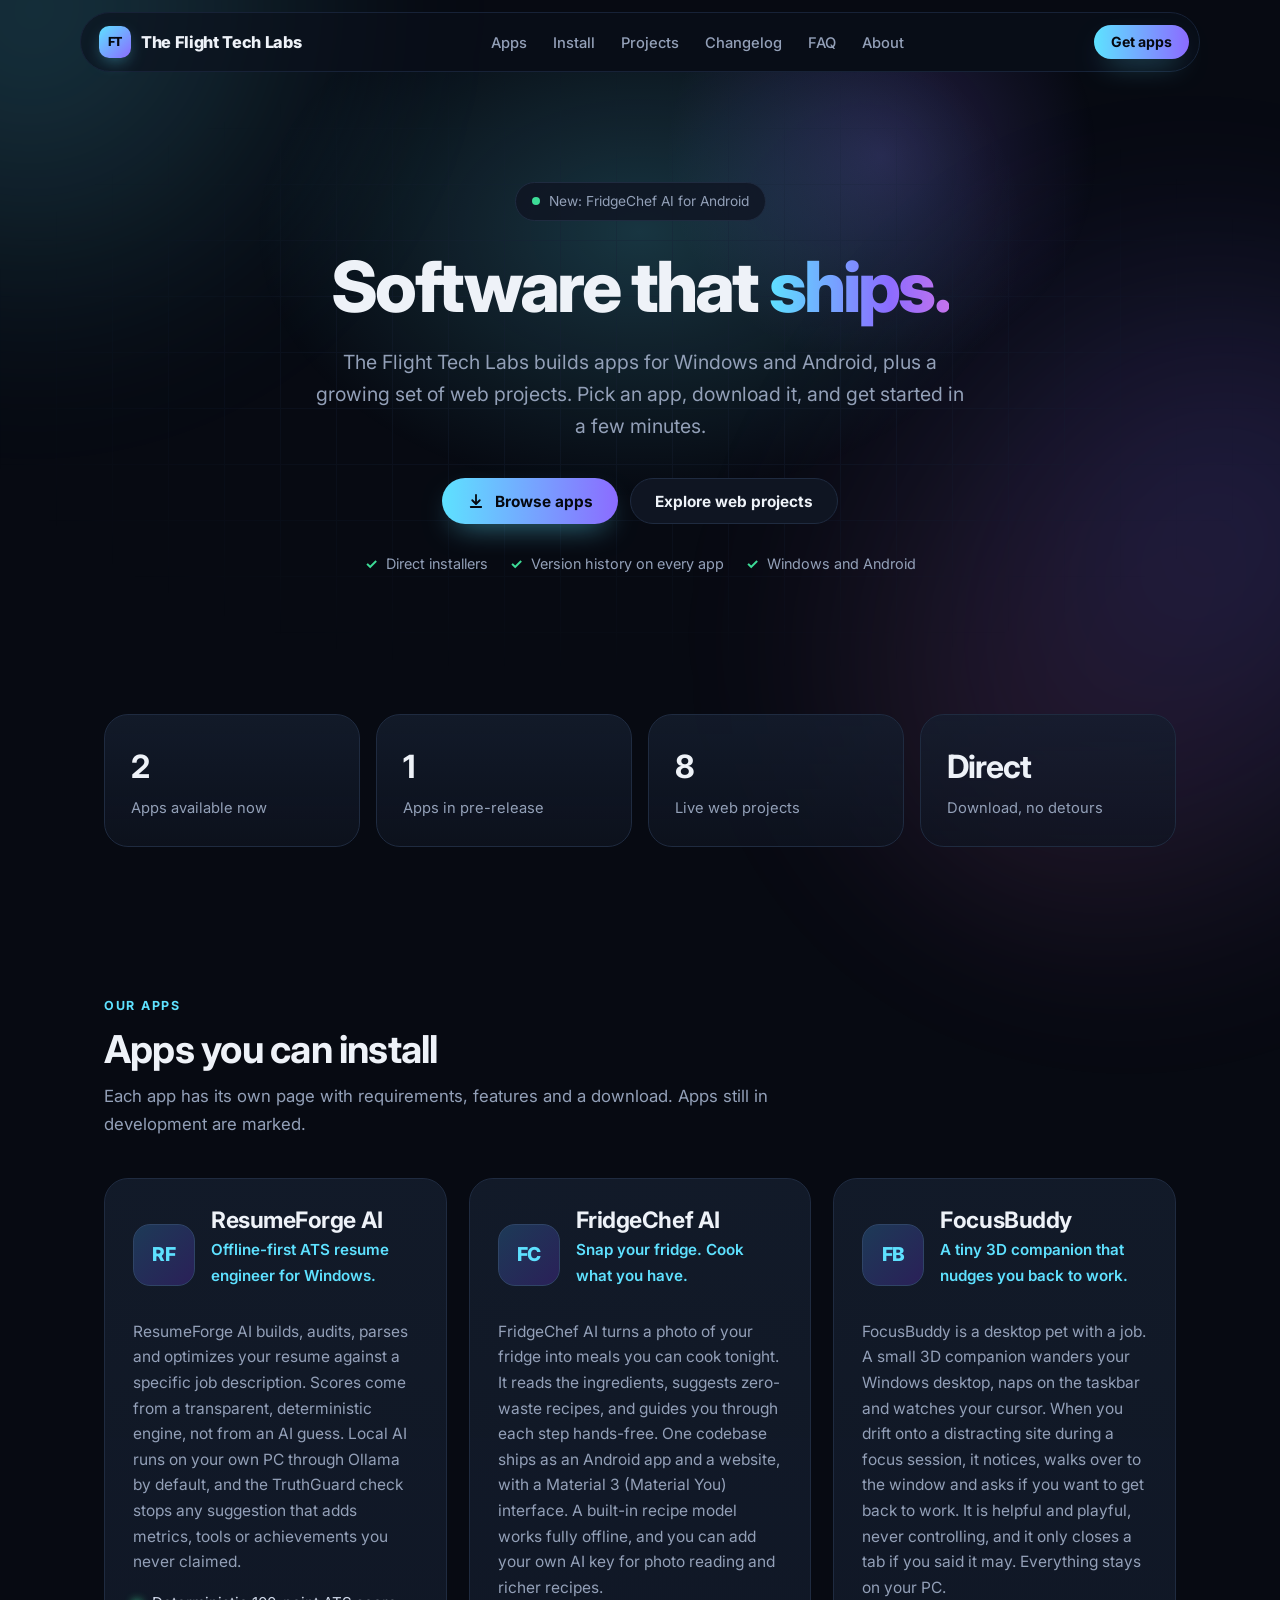
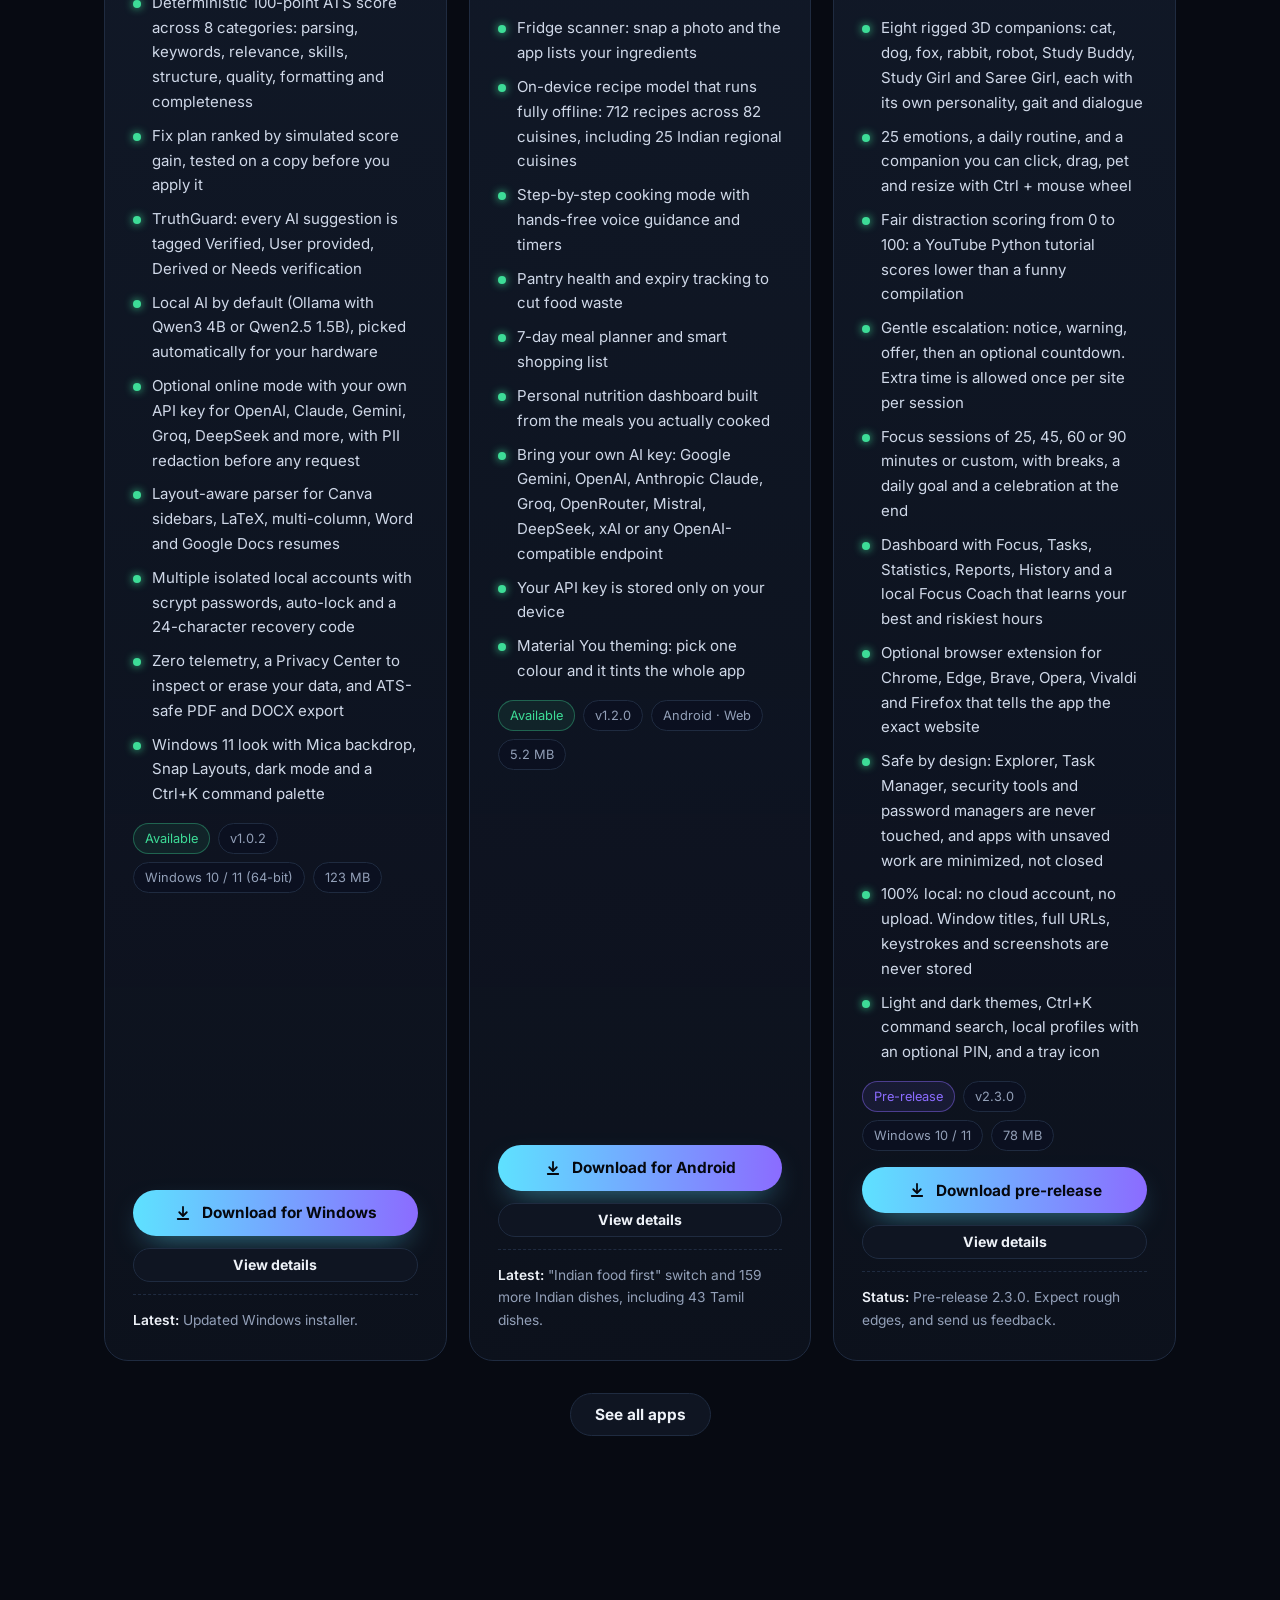
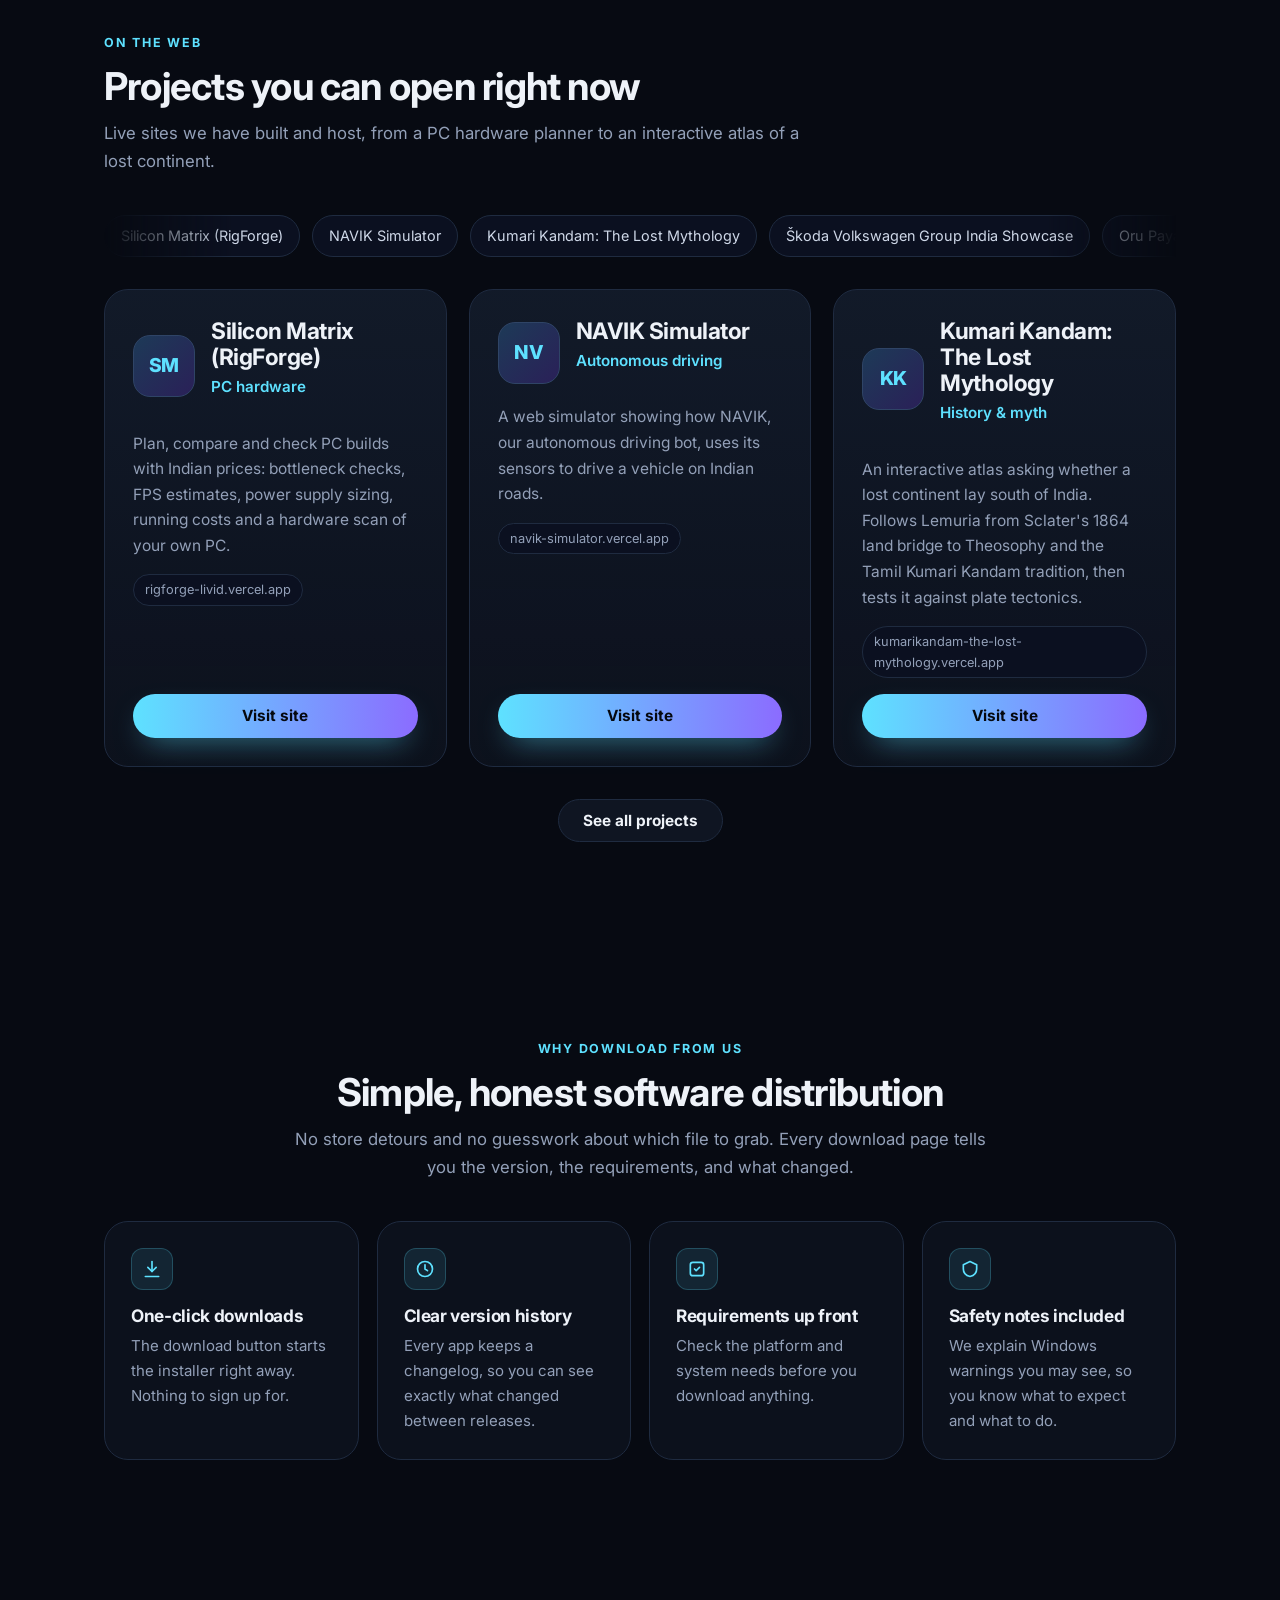
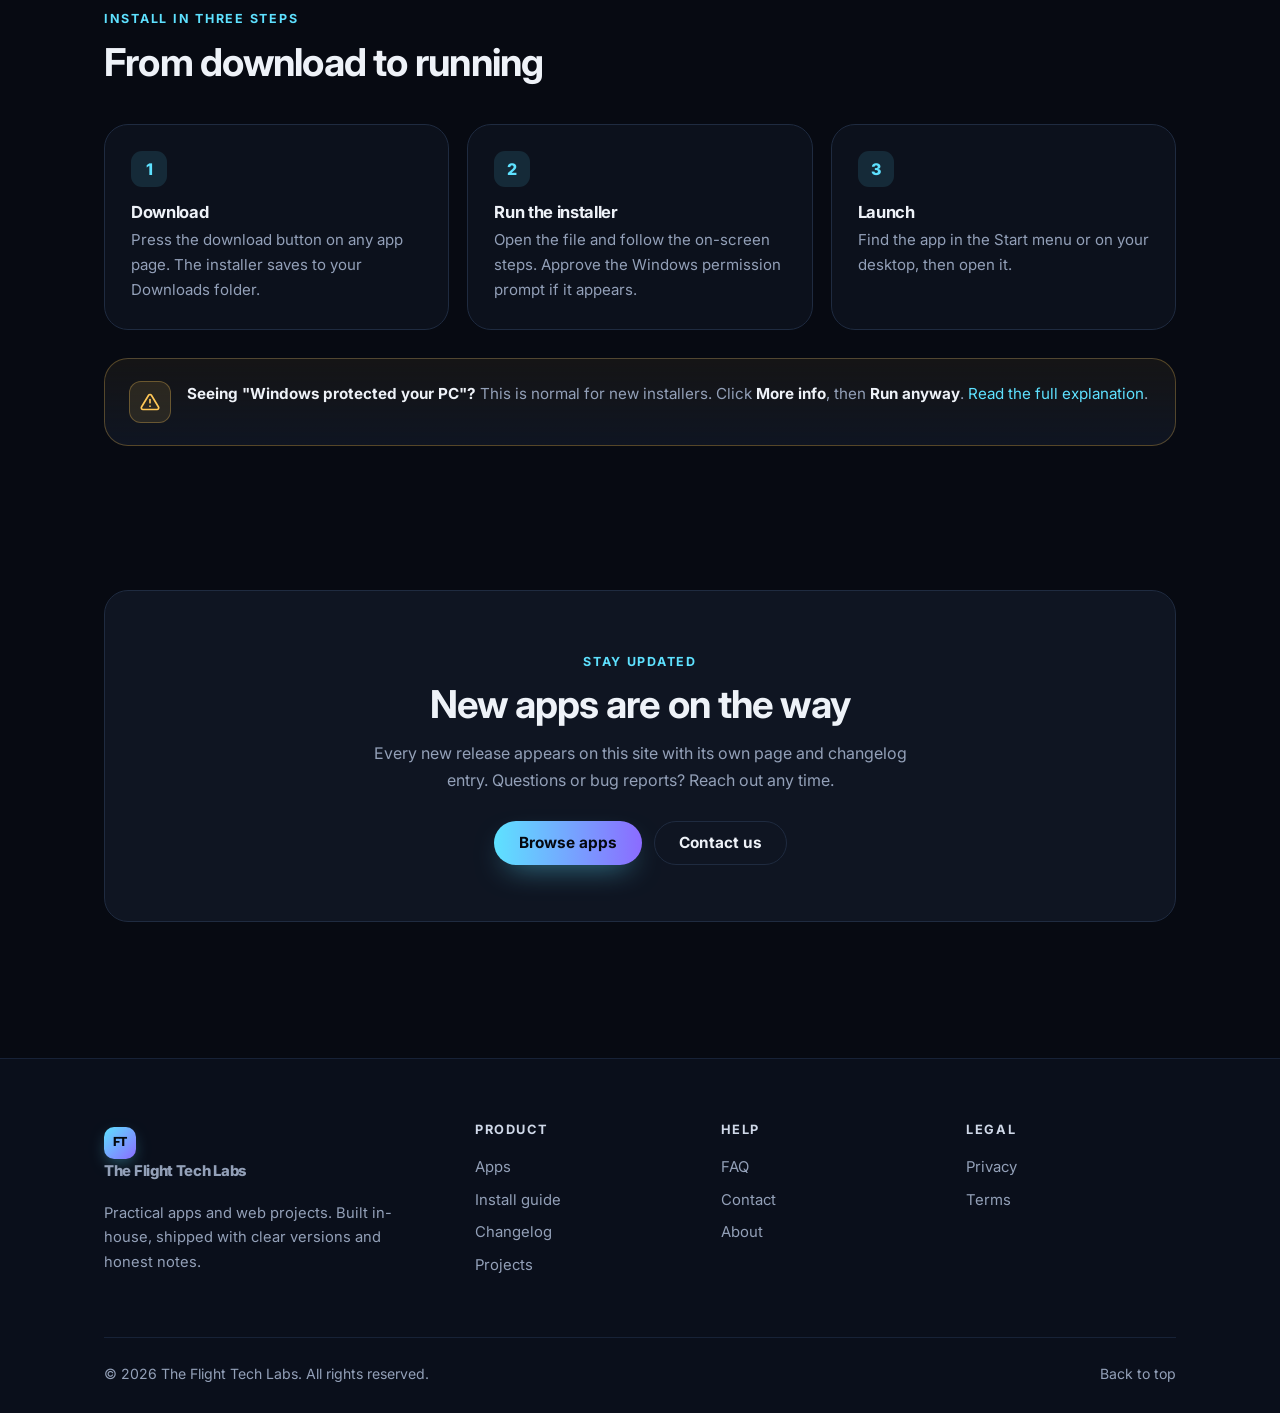
<file: index.html>
<!doctype html>
<html lang="en">
<head>
  <meta charset="utf-8">
  <meta name="viewport" content="width=device-width, initial-scale=1">
  <title>The Flight Tech Labs | Apps and web projects built in-house</title>
  <meta name="description" content="The Flight Tech Labs builds apps for Windows and Android and a growing set of web projects. Download ResumeForge AI and explore the rest.">
  <meta property="og:title" content="The Flight Tech Labs">
  <meta property="og:description" content="Apps for Windows and Android, plus live web projects, built in-house.">
  <meta property="og:type" content="website">
  <link rel="canonical" href="https://theflighttechlabs.vercel.app/">
  <meta name="robots" content="index, follow">
  <meta property="og:url" content="https://theflighttechlabs.vercel.app/">
  <meta property="og:site_name" content="The Flight Tech Labs">
  <meta property="og:image" content="https://theflighttechlabs.vercel.app/assets/img/og-image.png">
  <meta property="og:image:width" content="1200">
  <meta property="og:image:height" content="630">
  <meta name="twitter:card" content="summary_large_image">
  <meta name="twitter:image" content="https://theflighttechlabs.vercel.app/assets/img/og-image.png">
  <link rel="icon" href="/assets/img/favicon.svg" type="image/svg+xml">
  <link rel="preconnect" href="https://fonts.googleapis.com">
  <link rel="preconnect" href="https://fonts.gstatic.com" crossorigin>
  <link href="https://fonts.googleapis.com/css2?family=Inter:wght@400;500;600;700;800&display=swap" rel="stylesheet">
  <link rel="stylesheet" href="/assets/css/styles.css">
  <script src="/assets/js/main.js" defer></script>
</head>
<body>

  <nav class="site-nav" aria-label="Main">
    <div class="wrap nav-inner">
      <a class="brand" href="/"><span class="logo">FT</span>The Flight Tech Labs</a>
      <button class="menu-toggle" aria-expanded="false" aria-controls="nav-links">Menu</button>
      <ul class="nav-links" id="nav-links">
        <li><a href="/apps">Apps</a></li>
        <li><a href="/install">Install</a></li>
        <li><a href="/projects">Projects</a></li>
        <li><a href="/changelog">Changelog</a></li>
        <li><a href="/faq">FAQ</a></li>
        <li><a href="/about">About</a></li>
      </ul>
      <div class="nav-cta"><a class="btn btn-primary btn-sm" href="/apps">Get apps</a></div>
    </div>
  </nav>

  <main>
    <header class="hero">
      <div class="wrap">
        <span class="pill"><span class="dot"></span> New: FridgeChef AI for Android</span>
        <h1>Software that <span class="grad">ships.</span></h1>
        <p class="lead">The Flight Tech Labs builds apps for Windows and Android, plus a growing set of web projects. Pick an app, download it, and get started in a few minutes.</p>
        <div class="cta-row">
          <a class="btn btn-primary" href="/apps">
            <svg viewBox="0 0 24 24" fill="none" stroke="currentColor" stroke-width="2.4" stroke-linecap="round" stroke-linejoin="round" aria-hidden="true"><path d="M12 4v11"/><path d="m7 11 5 5 5-5"/><path d="M5 20h14"/></svg>
            Browse apps
          </a>
          <a class="btn btn-ghost" href="/projects">Explore web projects</a>
        </div>
        <div class="hero-meta">
          <span>Direct installers</span>
          <span>Version history on every app</span>
          <span>Windows and Android</span>
        </div>
      </div>
    </header>

    <section class="section tight">
      <div class="wrap">
        <div class="stats">
          <div class="stat"><strong data-count="available">2</strong><span>Apps available now</span></div>
          <div class="stat"><strong data-count="upcoming">1</strong><span>Apps in pre-release</span></div>
          <div class="stat"><strong data-site-count>8</strong><span>Live web projects</span></div>
          <div class="stat"><strong>Direct</strong><span>Download, no detours</span></div>
        </div>
      </div>
    </section>

    <section class="section" id="apps">
      <div class="wrap">
        <div class="section-head">
          <span class="eyebrow">Our apps</span>
          <h2 class="h2">Apps you can install</h2>
          <p>Each app has its own page with requirements, features and a download. Apps still in development are marked.</p>
        </div>
        <div class="grid" data-featured>
          <p class="state">Loading apps...</p>
          <noscript>
            <ul class="state" style="text-align:left;list-style:none;padding:0">
              <li><a href="/apps/resumeforge-ai"><strong>ResumeForge AI</strong></a>: Offline-first ATS resume engineer for Windows.</li>
              <li><a href="/apps/fridgechef-ai"><strong>FridgeChef AI</strong></a>: Snap your fridge. Cook what you have.</li>
              <li><a href="/apps/focusbuddy"><strong>FocusBuddy</strong></a>: A tiny 3D companion that nudges you back to work.</li>
            </ul>
          </noscript>
        </div>
        <div style="margin-top:32px;text-align:center">
          <a class="btn btn-ghost" href="/apps">See all apps</a>
        </div>
      </div>
    </section>

    <section class="section" id="projects">
      <div class="wrap">
        <div class="section-head">
          <span class="eyebrow">On the web</span>
          <h2 class="h2">Projects you can open right now</h2>
          <p>Live sites we have built and host, from a PC hardware planner to an interactive atlas of a lost continent.</p>
        </div>
        <div class="marquee" data-sites-marquee></div>
        <div class="grid" data-sites-featured>
          <p class="state">Loading projects...</p>
          <noscript>
            <ul class="state" style="text-align:left;list-style:none;padding:0">
              <li><a href="https://rigforge-livid.vercel.app/"><strong>Silicon Matrix (RigForge)</strong></a>: Plan, compare and check PC builds with Indian prices: bottleneck checks, FPS estimates, power supply sizing, running costs and a hardware scan of your own PC.</li>
              <li><a href="https://navik-simulator.vercel.app/"><strong>NAVIK Simulator</strong></a>: A web simulator showing how NAVIK, our autonomous driving bot, uses its sensors to drive a vehicle on Indian roads.</li>
              <li><a href="https://kumarikandam-the-lost-mythology.vercel.app/"><strong>Kumari Kandam: The Lost Mythology</strong></a>: An interactive atlas asking whether a lost continent lay south of India. Follows Lemuria from Sclater&#x27;s 1864 land bridge to Theosophy and the Tamil Kumari Kandam tradition, then tests it against plate tectonics.</li>
              <li><a href="https://skoda-auto-volkswagen-india-pvt-ltd.vercel.app/"><strong>Škoda Volkswagen Group India Showcase</strong></a>: Independent guide to Volkswagen Group brands in India: Škoda, Volkswagen, Audi, Porsche, Lamborghini, Bentley, MAN and Scania. Compare models, prices, engines and safety.</li>
              <li><a href="https://oru-payanam-aayiram-kathaigal-xe6d-omega.vercel.app/"><strong>Oru Payanam Aayiram Kathaigal</strong></a>: A cinematic web journey inspired by Tamil Nadu&#x27;s vintage TNSTC buses. Board at Villupuram, pick a destination such as Chennai, Madurai, Thanjavur, Kanyakumari or Ooty, and explore its heritage, food, cinema and stories through illustration, a retro bus-console interface, audio and animation.</li>
              <li><a href="https://lumisphere-nine.vercel.app/"><strong>Lumisphere</strong></a>: Illuminate the web. An interactive 3D personal showcase exploring light, ambience and visual design, where every pixel, transition and sound cue is crafted as part of the experience.</li>
              <li><a href="https://home-finder-plus-rent-buy-sell.vercel.app/"><strong>HomeFinder+</strong></a>: Rent, buy and sell homes across India and talk to owners directly, with no brokers. Live search filters, listing pages with photo galleries and maps, favourites, side-by-side compare for up to 4 homes, and in-app messaging between buyers and owners.</li>
              <li><a href="https://cooked-the-profile-roaster.vercel.app/"><strong>Cooked: The Profile Roaster</strong></a>: Type a username and get roasted by your own data. Cooked pulls your real public stats from 34 platforms, then an AI roasts you with them. Stack up to 4 profiles, run a two-profile battle, or upload a screenshot. 6 roaster personas and 3 heat levels.</li>
            </ul>
          </noscript>
        </div>
        <div style="margin-top:32px;text-align:center">
          <a class="btn btn-ghost" href="/projects">See all projects</a>
        </div>
      </div>
    </section>

    <section class="section">
      <div class="wrap">
        <div class="section-head center">
          <span class="eyebrow">Why download from us</span>
          <h2 class="h2">Simple, honest software distribution</h2>
          <p>No store detours and no guesswork about which file to grab. Every download page tells you the version, the requirements, and what changed.</p>
        </div>
        <div class="cards">
          <article class="card">
            <div class="ico"><svg viewBox="0 0 24 24" fill="none" stroke="currentColor" stroke-width="2" stroke-linecap="round" stroke-linejoin="round"><path d="M12 3v12"/><path d="m7 10 5 5 5-5"/><path d="M4 21h16"/></svg></div>
            <h3>One-click downloads</h3>
            <p>The download button starts the installer right away. Nothing to sign up for.</p>
          </article>
          <article class="card">
            <div class="ico"><svg viewBox="0 0 24 24" fill="none" stroke="currentColor" stroke-width="2" stroke-linecap="round" stroke-linejoin="round"><circle cx="12" cy="12" r="9"/><path d="M12 7v5l3 2"/></svg></div>
            <h3>Clear version history</h3>
            <p>Every app keeps a changelog, so you can see exactly what changed between releases.</p>
          </article>
          <article class="card">
            <div class="ico"><svg viewBox="0 0 24 24" fill="none" stroke="currentColor" stroke-width="2" stroke-linecap="round" stroke-linejoin="round"><rect x="4" y="4" width="16" height="16" rx="3"/><path d="M9 12l2 2 4-4"/></svg></div>
            <h3>Requirements up front</h3>
            <p>Check the platform and system needs before you download anything.</p>
          </article>
          <article class="card">
            <div class="ico"><svg viewBox="0 0 24 24" fill="none" stroke="currentColor" stroke-width="2" stroke-linecap="round" stroke-linejoin="round"><path d="M12 3l8 4v5c0 5-3.5 8-8 9-4.5-1-8-4-8-9V7l8-4z"/></svg></div>
            <h3>Safety notes included</h3>
            <p>We explain Windows warnings you may see, so you know what to expect and what to do.</p>
          </article>
        </div>
      </div>
    </section>

    <section class="section tight">
      <div class="wrap">
        <div class="section-head">
          <span class="eyebrow">Install in three steps</span>
          <h2 class="h2">From download to running</h2>
        </div>
        <div class="steps">
          <div class="step"><h4>Download</h4><p>Press the download button on any app page. The installer saves to your Downloads folder.</p></div>
          <div class="step"><h4>Run the installer</h4><p>Open the file and follow the on-screen steps. Approve the Windows permission prompt if it appears.</p></div>
          <div class="step"><h4>Launch</h4><p>Find the app in the Start menu or on your desktop, then open it.</p></div>
        </div>
        <div class="callout warn" style="margin-top:28px">
          <div class="ico" aria-hidden="true"><svg viewBox="0 0 24 24" fill="none" stroke="currentColor" stroke-width="2" stroke-linecap="round" stroke-linejoin="round"><path d="M12 9v4"/><path d="M12 17h.01"/><path d="M10.3 3.9L1.8 18a2 2 0 0 0 1.7 3h17a2 2 0 0 0 1.7-3L13.7 3.9a2 2 0 0 0-3.4 0z"/></svg></div>
          <div><strong>Seeing "Windows protected your PC"?</strong> This is normal for new installers. Click <strong>More info</strong>, then <strong>Run anyway</strong>. <a href="/install#smartscreen">Read the full explanation</a>.</div>
        </div>
      </div>
    </section>

    <section class="section">
      <div class="wrap">
        <div class="cta-band">
          <span class="eyebrow">Stay updated</span>
          <h2 class="h2">New apps are on the way</h2>
          <p>Every new release appears on this site with its own page and changelog entry. Questions or bug reports? Reach out any time.</p>
          <div class="cta-row">
            <a class="btn btn-primary" href="/apps">Browse apps</a>
            <a class="btn btn-ghost" href="/contact">Contact us</a>
          </div>
        </div>
      </div>
    </section>
  </main>

  <footer class="site-footer">
    <div class="wrap">
      <div class="foot-grid">
        <div>
          <a class="brand" href="/"><span class="logo">FT</span>The Flight Tech Labs</a>
          <p>Practical apps and web projects. Built in-house, shipped with clear versions and honest notes.</p>
        </div>
        <div>
          <h5>Product</h5>
          <a href="/apps">Apps</a>
          <a href="/install">Install guide</a>
          <a href="/changelog">Changelog</a>
          <a href="/projects">Projects</a>
        </div>
        <div>
          <h5>Help</h5>
          <a href="/faq">FAQ</a>
          <a href="/contact">Contact</a>
          <a href="/about">About</a>
        </div>
        <div>
          <h5>Legal</h5>
          <a href="/privacy">Privacy</a>
          <a href="/terms">Terms</a>
        </div>
      </div>
      <div class="copy">
        <span>&copy; <span data-year></span> The Flight Tech Labs. All rights reserved.</span>
        <span><a href="#top" style="display:inline;color:inherit">Back to top</a></span>
      </div>
    </div>
  </footer>
</body>
</html>
</file>
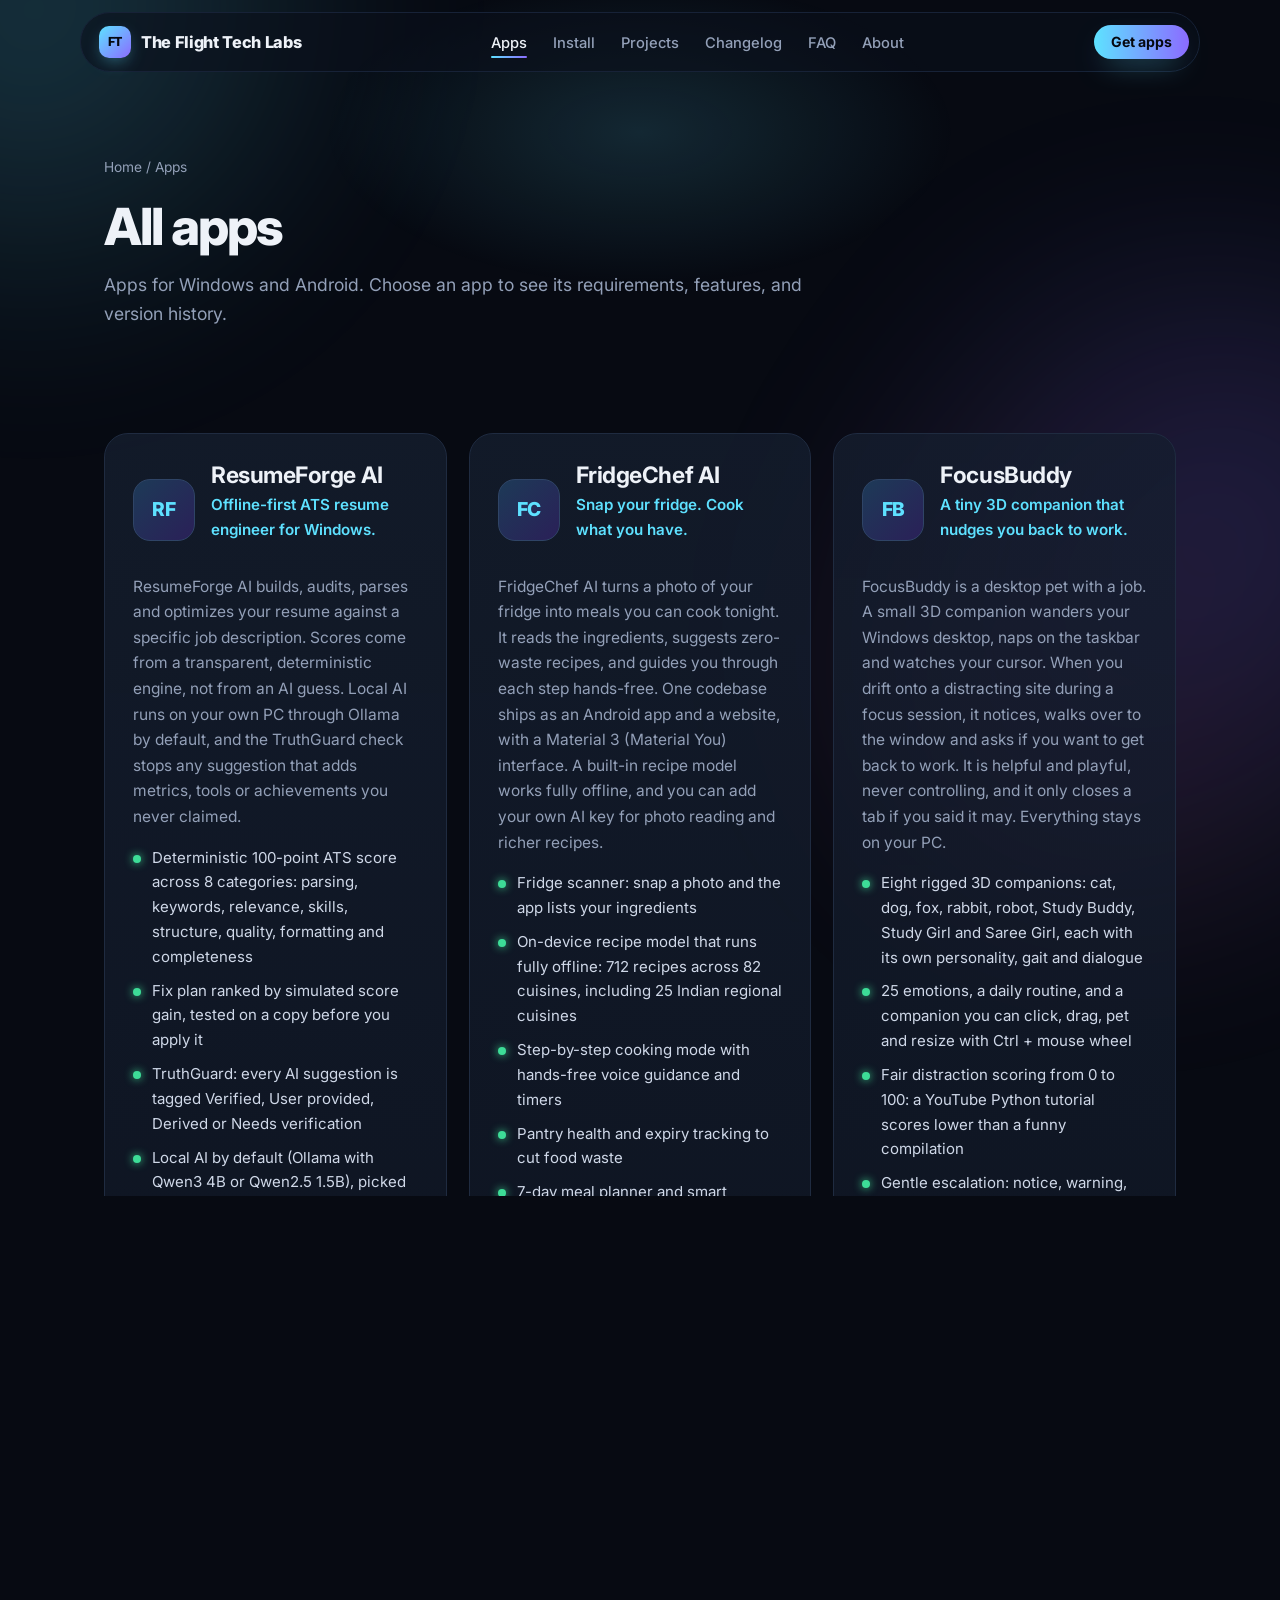
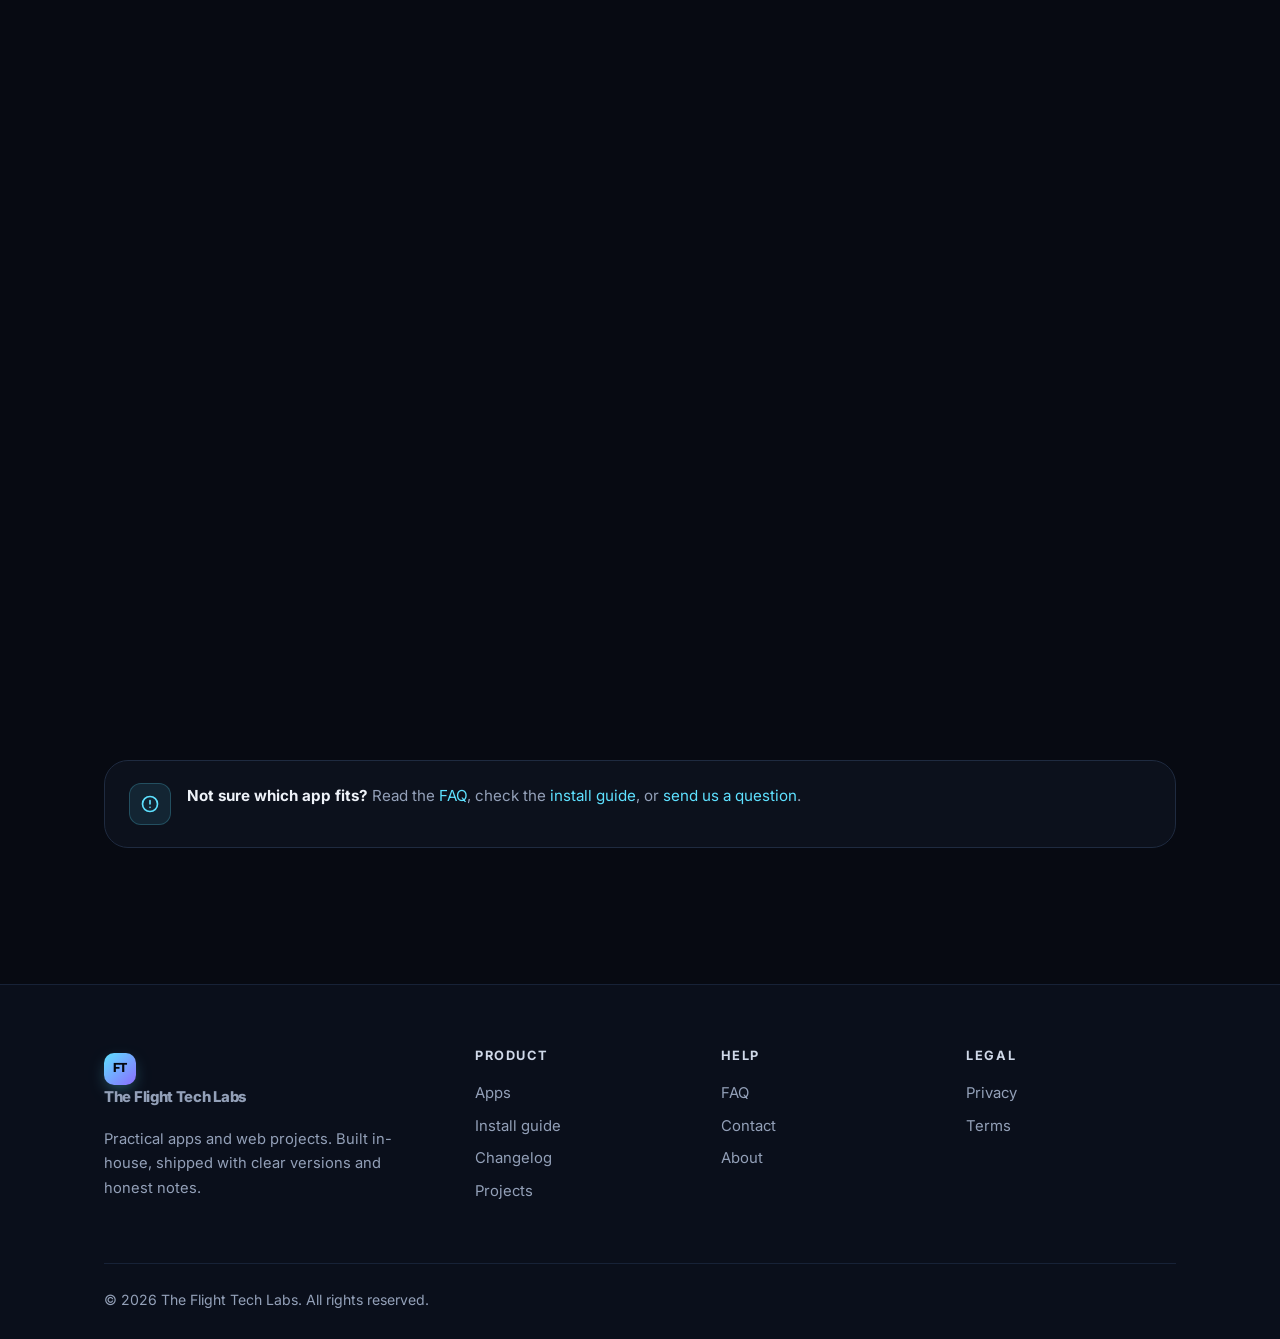
<file: apps/index.html>
<!doctype html>
<html lang="en">
<head>
  <meta charset="utf-8">
  <meta name="viewport" content="width=device-width, initial-scale=1">
  <title>Apps | The Flight Tech Labs</title>
  <meta name="description" content="Every app from The Flight Tech Labs, for Windows and Android, with requirements, downloads and release notes.">
  <link rel="canonical" href="https://theflighttechlabs.vercel.app/apps">
  <meta name="robots" content="index, follow">
  <meta property="og:title" content="Apps | The Flight Tech Labs">
  <meta property="og:description" content="Every app from The Flight Tech Labs, for Windows and Android, with requirements, downloads and release notes.">
  <meta property="og:url" content="https://theflighttechlabs.vercel.app/apps">
  <meta property="og:type" content="website">
  <meta property="og:site_name" content="The Flight Tech Labs">
  <meta property="og:image" content="https://theflighttechlabs.vercel.app/assets/img/og-image.png">
  <meta property="og:image:width" content="1200">
  <meta property="og:image:height" content="630">
  <meta name="twitter:card" content="summary_large_image">
  <meta name="twitter:image" content="https://theflighttechlabs.vercel.app/assets/img/og-image.png">
  <link rel="icon" href="/assets/img/favicon.svg" type="image/svg+xml">
  <link rel="preconnect" href="https://fonts.googleapis.com">
  <link rel="preconnect" href="https://fonts.gstatic.com" crossorigin>
  <link href="https://fonts.googleapis.com/css2?family=Inter:wght@400;500;600;700;800&display=swap" rel="stylesheet">
  <link rel="stylesheet" href="/assets/css/styles.css">
  <script src="/assets/js/main.js" defer></script>
</head>
<body>

  <nav class="site-nav" aria-label="Main">
    <div class="wrap nav-inner">
      <a class="brand" href="/"><span class="logo">FT</span>The Flight Tech Labs</a>
      <button class="menu-toggle" aria-expanded="false" aria-controls="nav-links">Menu</button>
      <ul class="nav-links" id="nav-links">
        <li><a href="/apps" aria-current="page">Apps</a></li>
        <li><a href="/install">Install</a></li>
        <li><a href="/projects">Projects</a></li>
        <li><a href="/changelog">Changelog</a></li>
        <li><a href="/faq">FAQ</a></li>
        <li><a href="/about">About</a></li>
      </ul>
      <div class="nav-cta"><a class="btn btn-primary btn-sm" href="/apps">Get apps</a></div>
    </div>
  </nav>

  <main>
    <section class="page-hero">
      <div class="wrap">
        <div class="crumbs"><a href="/">Home</a> / Apps</div>
        <h1>All apps</h1>
        <p>Apps for Windows and Android. Choose an app to see its requirements, features, and version history.</p>
      </div>
    </section>

    <section class="section tight">
      <div class="wrap">
        <div class="grid" data-app-grid>
          <p class="state">Loading apps...</p>
          <noscript>
            <ul class="state" style="text-align:left;list-style:none;padding:0">
              <li><a href="/apps/resumeforge-ai"><strong>ResumeForge AI</strong></a>: Offline-first ATS resume engineer for Windows.</li>
              <li><a href="/apps/fridgechef-ai"><strong>FridgeChef AI</strong></a>: Snap your fridge. Cook what you have.</li>
              <li><a href="/apps/focusbuddy"><strong>FocusBuddy</strong></a>: A tiny 3D companion that nudges you back to work.</li>
            </ul>
          </noscript>
        </div>
      </div>
    </section>

    <section class="section">
      <div class="wrap">
        <div class="callout">
          <div class="ico" aria-hidden="true"><svg viewBox="0 0 24 24" fill="none" stroke="currentColor" stroke-width="2" stroke-linecap="round" stroke-linejoin="round"><circle cx="12" cy="12" r="9"/><path d="M12 8v4"/><path d="M12 16h.01"/></svg></div>
          <div><strong>Not sure which app fits?</strong> Read the <a href="/faq">FAQ</a>, check the <a href="/install">install guide</a>, or <a href="/contact">send us a question</a>.</div>
        </div>
      </div>
    </section>
  </main>

  <footer class="site-footer">
    <div class="wrap">
      <div class="foot-grid">
        <div>
          <a class="brand" href="/"><span class="logo">FT</span>The Flight Tech Labs</a>
          <p>Practical apps and web projects. Built in-house, shipped with clear versions and honest notes.</p>
        </div>
        <div><h5>Product</h5><a href="/apps">Apps</a><a href="/install">Install guide</a><a href="/changelog">Changelog</a><a href="/projects">Projects</a></div>
        <div><h5>Help</h5><a href="/faq">FAQ</a><a href="/contact">Contact</a><a href="/about">About</a></div>
        <div><h5>Legal</h5><a href="/privacy">Privacy</a><a href="/terms">Terms</a></div>
      </div>
      <div class="copy"><span>&copy; <span data-year></span> The Flight Tech Labs. All rights reserved.</span></div>
    </div>
  </footer>
</body>
</html>
</file>
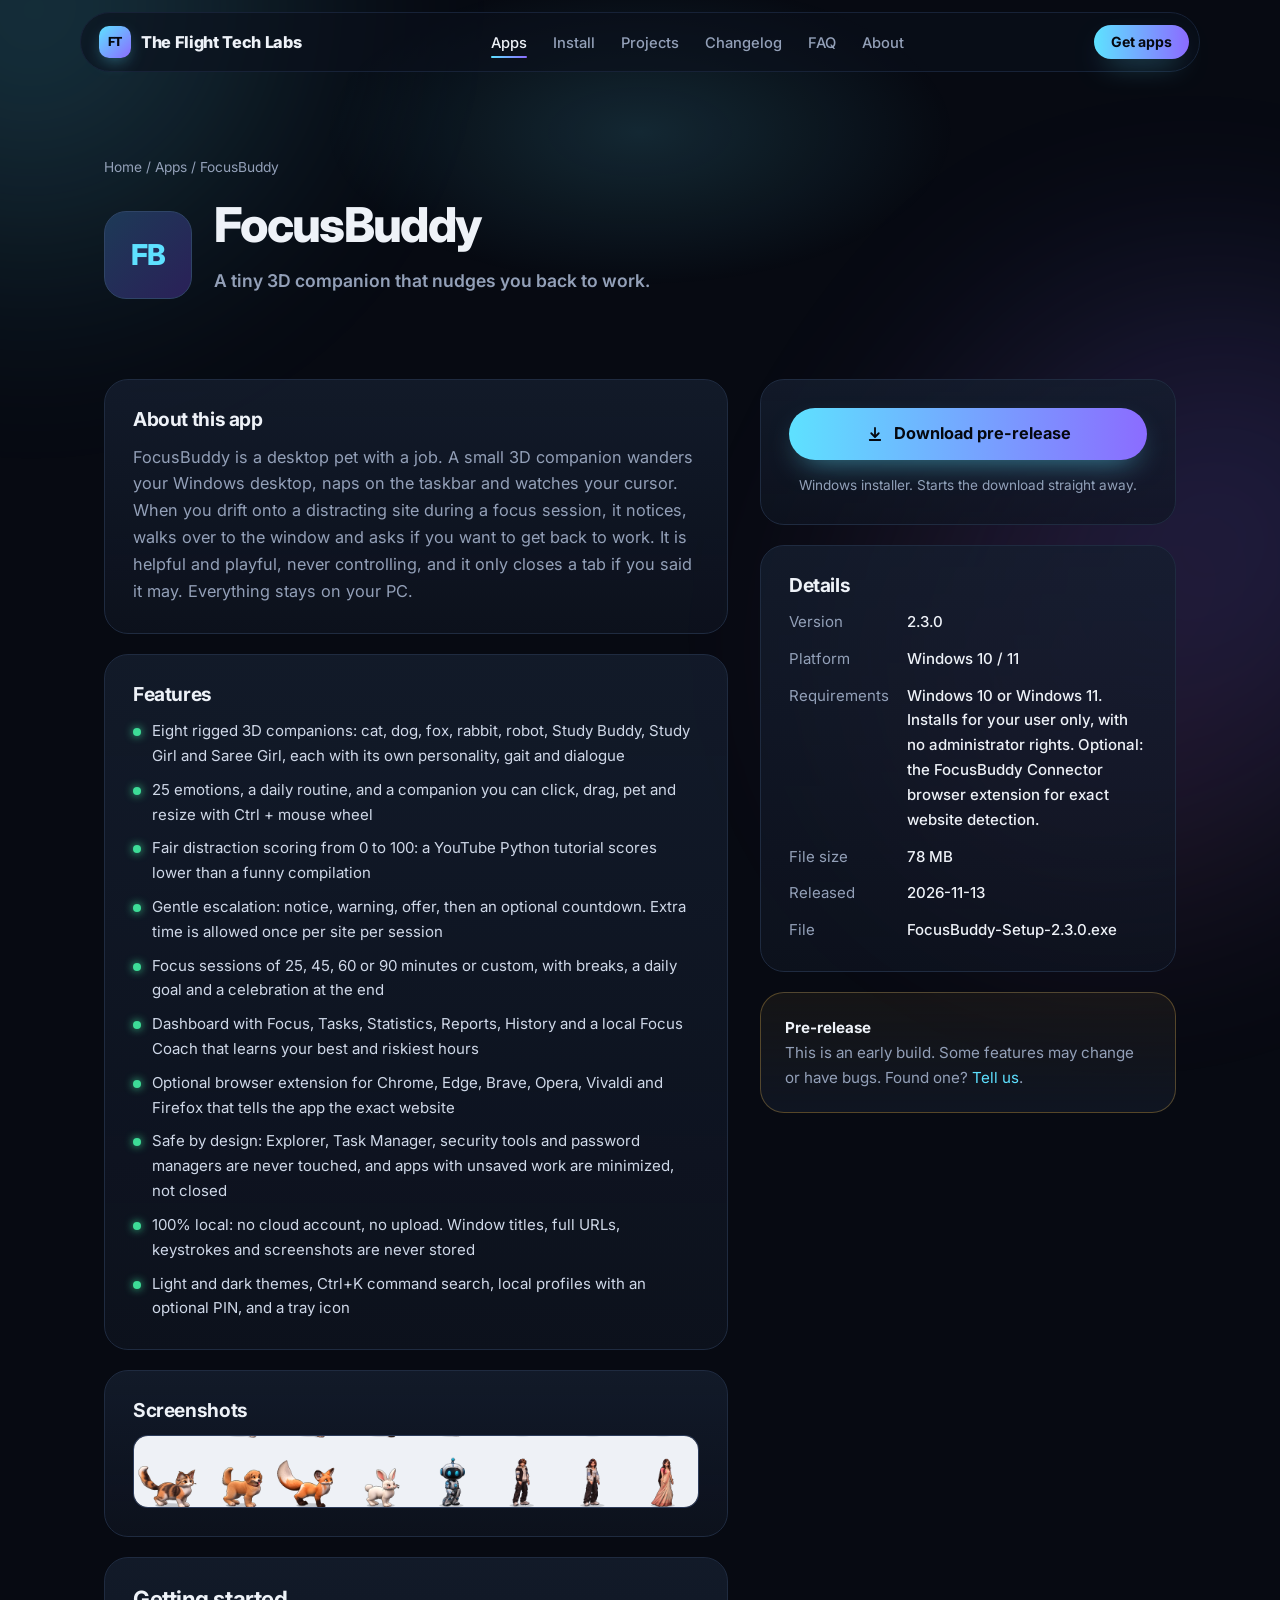
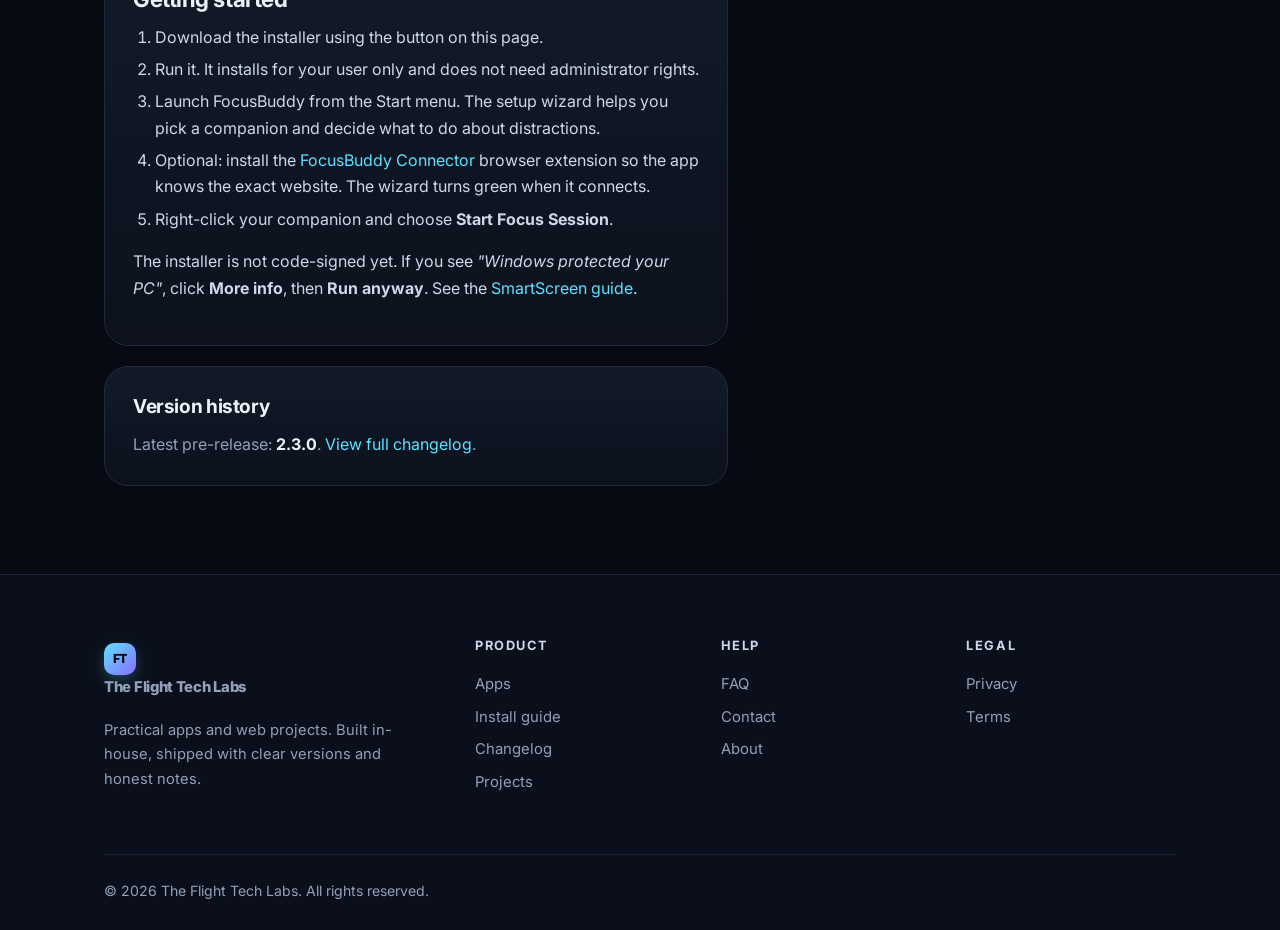
<file: apps/focusbuddy/index.html>
<!doctype html>
<html lang="en">
<head>
  <meta charset="utf-8">
  <meta name="viewport" content="width=device-width, initial-scale=1">
  <title>FocusBuddy | The Flight Tech Labs</title>
  <meta name="description" content="Download the FocusBuddy pre-release for Windows: a tiny 3D desktop companion that notices distractions and nudges you back to work. 100% local.">
  <meta property="og:title" content="FocusBuddy | The Flight Tech Labs">
  <meta property="og:description" content="A desktop companion that keeps you on task.">
  <meta property="og:type" content="product">
  <link rel="canonical" href="https://theflighttechlabs.vercel.app/apps/focusbuddy">
  <meta name="robots" content="index, follow">
  <meta property="og:url" content="https://theflighttechlabs.vercel.app/apps/focusbuddy">
  <meta property="og:site_name" content="The Flight Tech Labs">
  <meta property="og:image" content="https://theflighttechlabs.vercel.app/assets/img/og-image.png">
  <meta property="og:image:width" content="1200">
  <meta property="og:image:height" content="630">
  <meta name="twitter:card" content="summary_large_image">
  <meta name="twitter:image" content="https://theflighttechlabs.vercel.app/assets/img/og-image.png">
  <link rel="icon" href="/assets/img/favicon.svg" type="image/svg+xml">
  <link rel="preconnect" href="https://fonts.googleapis.com">
  <link rel="preconnect" href="https://fonts.gstatic.com" crossorigin>
  <link href="https://fonts.googleapis.com/css2?family=Inter:wght@400;500;600;700;800&display=swap" rel="stylesheet">
  <link rel="stylesheet" href="/assets/css/styles.css">
  <script src="/assets/js/main.js" defer></script>
</head>
<body>

  <nav class="site-nav" aria-label="Main">
    <div class="wrap nav-inner">
      <a class="brand" href="/"><span class="logo">FT</span>The Flight Tech Labs</a>
      <button class="menu-toggle" aria-expanded="false" aria-controls="nav-links">Menu</button>
      <ul class="nav-links" id="nav-links">
        <li><a href="/apps" aria-current="page">Apps</a></li>
        <li><a href="/install">Install</a></li>
        <li><a href="/projects">Projects</a></li>
        <li><a href="/changelog">Changelog</a></li>
        <li><a href="/faq">FAQ</a></li>
        <li><a href="/about">About</a></li>
      </ul>
      <div class="nav-cta"><a class="btn btn-primary btn-sm" href="/apps">Get apps</a></div>
    </div>
  </nav>

  <main data-app-id="focusbuddy">
    <section class="page-hero">
      <div class="wrap">
        <div class="crumbs"><a href="/">Home</a> / <a href="/apps">Apps</a> / FocusBuddy</div>
        <div class="detail-head">
          <div class="icon" aria-hidden="true" data-bind="monogram" data-fallback="FB">FB</div>
          <div>
            <h1 data-bind="name">FocusBuddy</h1>
            <p class="tagline" style="font-size:1.1rem" data-bind="tagline"></p>
          </div>
        </div>
      </div>
    </section>

    <section class="section tight" style="padding-top:0">
      <div class="wrap detail-grid">

        <div>
          <div class="panel">
            <h2>About this app</h2>
            <p class="desc" style="font-size:1.02rem" data-bind="description"></p>
          </div>

          <div class="panel">
            <h2>Features</h2>
            <ul class="features" data-list="features"></ul>
          </div>

          <div class="panel">
            <h2>Screenshots</h2>
            <div class="screens" data-screens></div>
          </div>

          <div class="panel prose">
            <h2>Getting started</h2>
            <ol>
              <li>Download the installer using the button on this page.</li>
              <li>Run it. It installs for your user only and does not need administrator rights.</li>
              <li>Launch FocusBuddy from the Start menu. The setup wizard helps you pick a companion and decide what to do about distractions.</li>
              <li>Optional: install the <a href="https://github.com/theflighttechofficial/FocusBuddy-AI-Companion#browser-extension" target="_blank" rel="noopener">FocusBuddy Connector</a> browser extension so the app knows the exact website. The wizard turns green when it connects.</li>
              <li>Right-click your companion and choose <strong>Start Focus Session</strong>.</li>
            </ol>
            <p>The installer is not code-signed yet. If you see <em>"Windows protected your PC"</em>, click <strong>More info</strong>, then <strong>Run anyway</strong>. See the <a href="/install#smartscreen">SmartScreen guide</a>.</p>
          </div>

          <div class="panel">
            <h2>Version history</h2>
            <p class="muted" style="margin:0">Latest pre-release: <strong style="color:var(--text)" data-bind="version"></strong>. <a href="/changelog">View full changelog</a>.</p>
          </div>
        </div>

        <aside class="dl-panel">
          <div class="panel">
            <a class="btn btn-primary btn-block" data-href href="https://github.com/theflighttechofficial/FocusBuddy-AI-Companion/releases/download/V1.0.0/FocusBuddy-Setup-2.3.0.exe" download="FocusBuddy-Setup-2.3.0.exe">
              <svg viewBox="0 0 24 24" width="18" height="18" fill="none" stroke="currentColor" stroke-width="2.4" stroke-linecap="round" stroke-linejoin="round" aria-hidden="true"><path d="M12 4v11"/><path d="m7 11 5 5 5-5"/><path d="M5 20h14"/></svg>
              Download pre-release
            </a>
            <p class="hint">Windows installer. Starts the download straight away.</p>
          </div>

          <div class="panel">
            <h2>Details</h2>
            <dl class="spec">
              <dt>Version</dt><dd data-bind="version" data-fallback="—"></dd>
              <dt>Platform</dt><dd data-bind="platform" data-fallback="Windows"></dd>
              <dt>Requirements</dt><dd data-bind="requirements" data-fallback="See install guide"></dd>
              <dt>File size</dt><dd data-bind="size" data-fallback="—"></dd>
              <dt>Released</dt><dd data-bind="releaseDate" data-fallback="—"></dd>
              <dt>File</dt><dd data-bind="fileName" data-fallback="—" style="word-break:break-all"></dd>
            </dl>
          </div>

          <div class="callout warn" style="margin-top:20px">
            <div><strong>Pre-release</strong><br>This is an early build. Some features may change or have bugs. Found one? <a href="/contact">Tell us</a>.</div>
          </div>
        </aside>

      </div>
    </section>
  </main>

  <footer class="site-footer">
    <div class="wrap">
      <div class="foot-grid">
        <div>
          <a class="brand" href="/"><span class="logo">FT</span>The Flight Tech Labs</a>
          <p>Practical apps and web projects. Built in-house, shipped with clear versions and honest notes.</p>
        </div>
        <div><h5>Product</h5><a href="/apps">Apps</a><a href="/install">Install guide</a><a href="/changelog">Changelog</a><a href="/projects">Projects</a></div>
        <div><h5>Help</h5><a href="/faq">FAQ</a><a href="/contact">Contact</a><a href="/about">About</a></div>
        <div><h5>Legal</h5><a href="/privacy">Privacy</a><a href="/terms">Terms</a></div>
      </div>
      <div class="copy"><span>&copy; <span data-year></span> The Flight Tech Labs. All rights reserved.</span></div>
    </div>
  </footer>
</body>
</html>
</file>
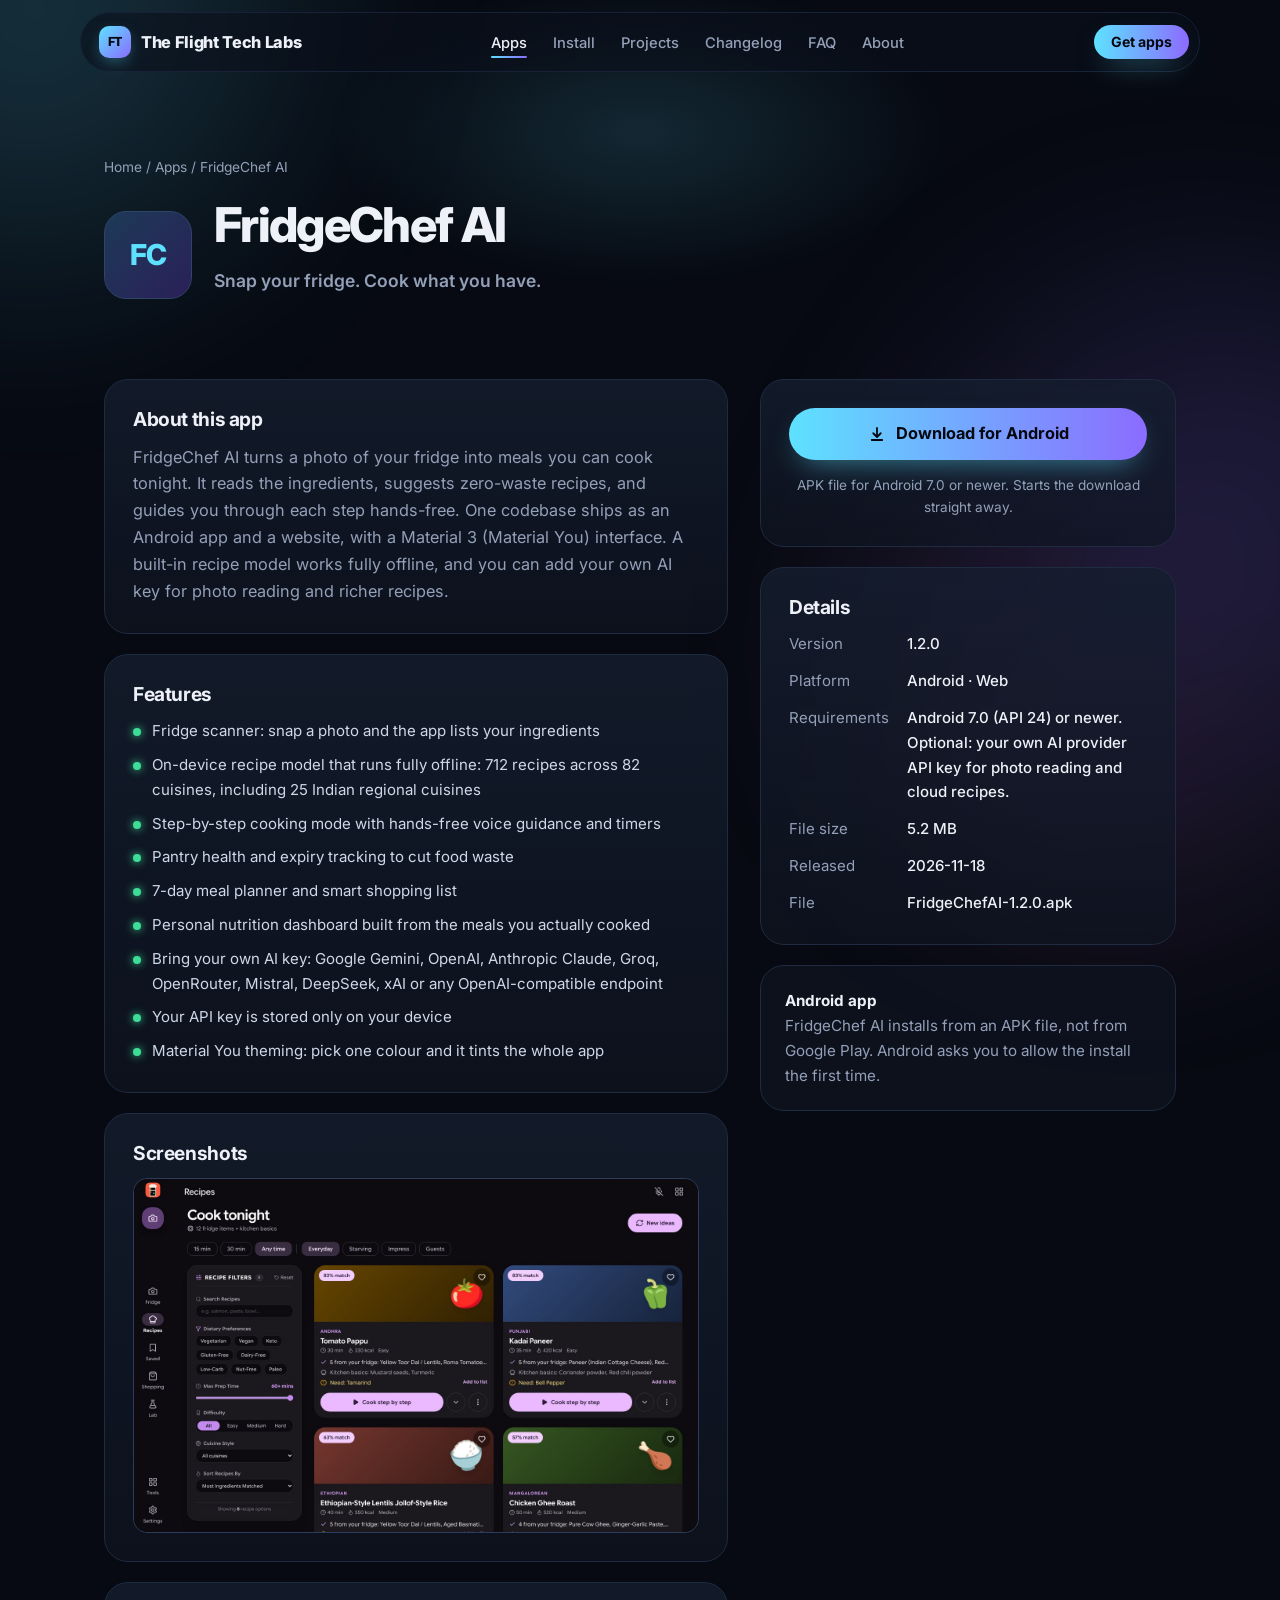
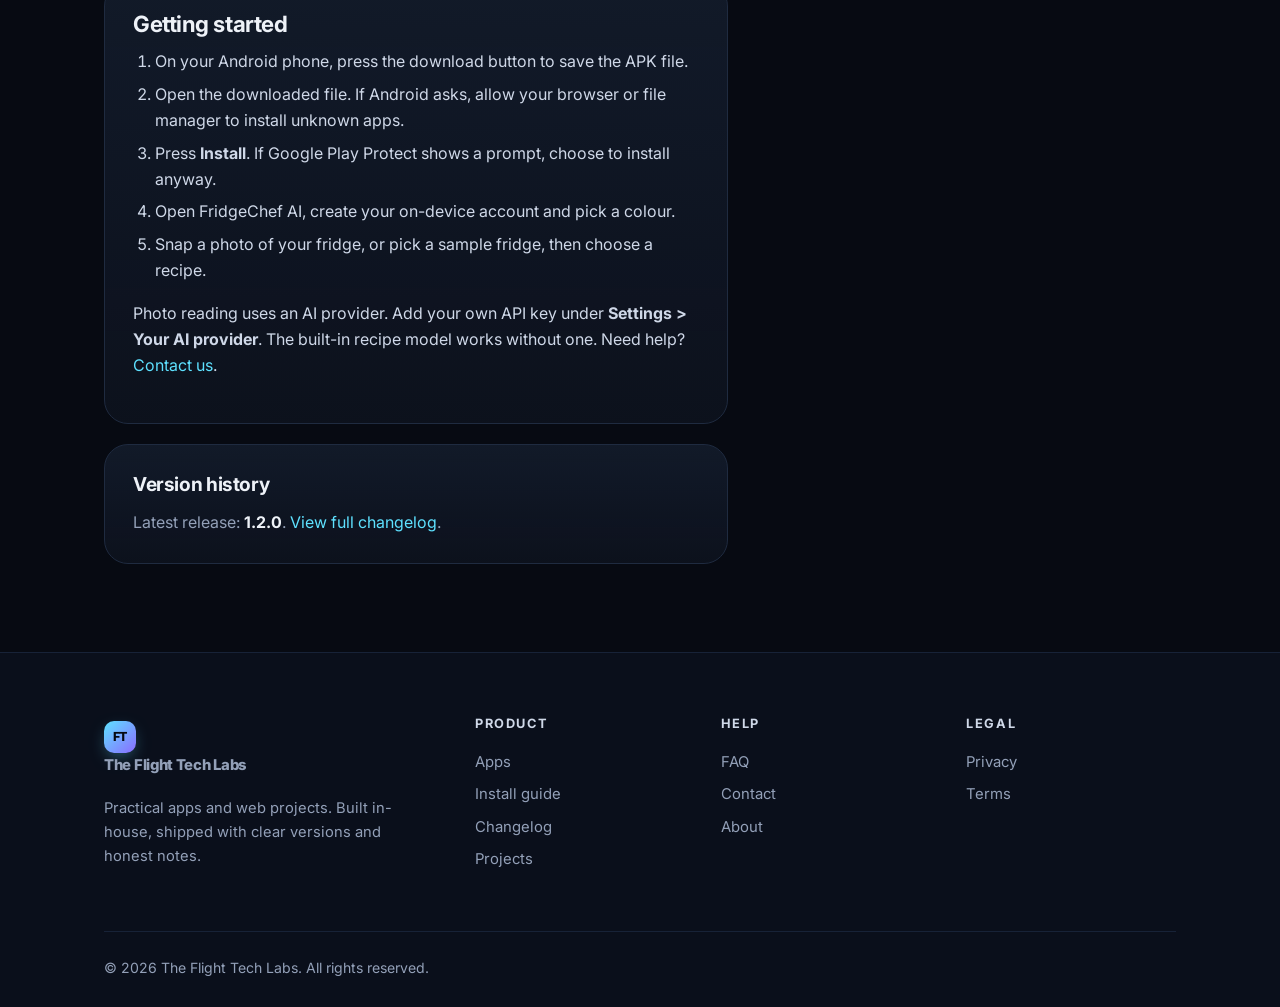
<file: apps/fridgechef-ai/index.html>
<!doctype html>
<html lang="en">
<head>
  <meta charset="utf-8">
  <meta name="viewport" content="width=device-width, initial-scale=1">
  <title>FridgeChef AI | The Flight Tech Labs</title>
  <meta name="description" content="Download FridgeChef AI for Android. Snap a photo of your fridge and get zero-waste recipes with hands-free cooking guidance.">
  <meta property="og:title" content="FridgeChef AI | The Flight Tech Labs">
  <meta property="og:description" content="Snap your fridge. Cook what you have.">
  <meta property="og:type" content="product">
  <link rel="canonical" href="https://theflighttechlabs.vercel.app/apps/fridgechef-ai">
  <meta name="robots" content="index, follow">
  <meta property="og:url" content="https://theflighttechlabs.vercel.app/apps/fridgechef-ai">
  <meta property="og:site_name" content="The Flight Tech Labs">
  <meta property="og:image" content="https://theflighttechlabs.vercel.app/assets/img/og-image.png">
  <meta property="og:image:width" content="1200">
  <meta property="og:image:height" content="630">
  <meta name="twitter:card" content="summary_large_image">
  <meta name="twitter:image" content="https://theflighttechlabs.vercel.app/assets/img/og-image.png">
  <link rel="icon" href="/assets/img/favicon.svg" type="image/svg+xml">
  <link rel="preconnect" href="https://fonts.googleapis.com">
  <link rel="preconnect" href="https://fonts.gstatic.com" crossorigin>
  <link href="https://fonts.googleapis.com/css2?family=Inter:wght@400;500;600;700;800&display=swap" rel="stylesheet">
  <link rel="stylesheet" href="/assets/css/styles.css">
  <script src="/assets/js/main.js" defer></script>
</head>
<body>

  <nav class="site-nav" aria-label="Main">
    <div class="wrap nav-inner">
      <a class="brand" href="/"><span class="logo">FT</span>The Flight Tech Labs</a>
      <button class="menu-toggle" aria-expanded="false" aria-controls="nav-links">Menu</button>
      <ul class="nav-links" id="nav-links">
        <li><a href="/apps" aria-current="page">Apps</a></li>
        <li><a href="/install">Install</a></li>
        <li><a href="/projects">Projects</a></li>
        <li><a href="/changelog">Changelog</a></li>
        <li><a href="/faq">FAQ</a></li>
        <li><a href="/about">About</a></li>
      </ul>
      <div class="nav-cta"><a class="btn btn-primary btn-sm" href="/apps">Get apps</a></div>
    </div>
  </nav>

  <main data-app-id="fridgechef-ai">
    <section class="page-hero">
      <div class="wrap">
        <div class="crumbs"><a href="/">Home</a> / <a href="/apps">Apps</a> / FridgeChef AI</div>
        <div class="detail-head">
          <div class="icon" aria-hidden="true" data-bind="monogram" data-fallback="FC">FC</div>
          <div>
            <h1 data-bind="name">FridgeChef AI</h1>
            <p class="tagline" style="font-size:1.1rem" data-bind="tagline"></p>
          </div>
        </div>
      </div>
    </section>

    <section class="section tight" style="padding-top:0">
      <div class="wrap detail-grid">

        <div>
          <div class="panel">
            <h2>About this app</h2>
            <p class="desc" style="font-size:1.02rem" data-bind="description"></p>
          </div>

          <div class="panel">
            <h2>Features</h2>
            <ul class="features" data-list="features"></ul>
          </div>

          <div class="panel">
            <h2>Screenshots</h2>
            <div class="screens" data-screens></div>
          </div>

          <div class="panel prose">
            <h2>Getting started</h2>
            <ol>
              <li>On your Android phone, press the download button to save the APK file.</li>
              <li>Open the downloaded file. If Android asks, allow your browser or file manager to install unknown apps.</li>
              <li>Press <strong>Install</strong>. If Google Play Protect shows a prompt, choose to install anyway.</li>
              <li>Open FridgeChef AI, create your on-device account and pick a colour.</li>
              <li>Snap a photo of your fridge, or pick a sample fridge, then choose a recipe.</li>
            </ol>
            <p>Photo reading uses an AI provider. Add your own API key under <strong>Settings &gt; Your AI provider</strong>. The built-in recipe model works without one. Need help? <a href="/contact">Contact us</a>.</p>
          </div>

          <div class="panel">
            <h2>Version history</h2>
            <p class="muted" style="margin:0">Latest release: <strong style="color:var(--text)" data-bind="version"></strong>. <a href="/changelog">View full changelog</a>.</p>
          </div>
        </div>

        <aside class="dl-panel">
          <div class="panel">
            <a class="btn btn-primary btn-block" data-href href="https://github.com/theflighttechofficial/FridgeChef-AI/releases/download/V1.2.0/app-debug.apk" download="FridgeChefAI-1.2.0.apk">
              <svg viewBox="0 0 24 24" width="18" height="18" fill="none" stroke="currentColor" stroke-width="2.4" stroke-linecap="round" stroke-linejoin="round" aria-hidden="true"><path d="M12 4v11"/><path d="m7 11 5 5 5-5"/><path d="M5 20h14"/></svg>
              Download for Android
            </a>
            <p class="hint">APK file for Android 7.0 or newer. Starts the download straight away.</p>
          </div>

          <div class="panel">
            <h2>Details</h2>
            <dl class="spec">
              <dt>Version</dt><dd data-bind="version" data-fallback="—"></dd>
              <dt>Platform</dt><dd data-bind="platform" data-fallback="Windows"></dd>
              <dt>Requirements</dt><dd data-bind="requirements" data-fallback="See install guide"></dd>
              <dt>File size</dt><dd data-bind="size" data-fallback="—"></dd>
              <dt>Released</dt><dd data-bind="releaseDate" data-fallback="—"></dd>
              <dt>File</dt><dd data-bind="fileName" data-fallback="—" style="word-break:break-all"></dd>
            </dl>
          </div>

          <div class="callout" style="margin-top:20px">
            <div><strong>Android app</strong><br>FridgeChef AI installs from an APK file, not from Google Play. Android asks you to allow the install the first time.</div>
          </div>
        </aside>

      </div>
    </section>
  </main>

  <footer class="site-footer">
    <div class="wrap">
      <div class="foot-grid">
        <div>
          <a class="brand" href="/"><span class="logo">FT</span>The Flight Tech Labs</a>
          <p>Practical apps and web projects. Built in-house, shipped with clear versions and honest notes.</p>
        </div>
        <div><h5>Product</h5><a href="/apps">Apps</a><a href="/install">Install guide</a><a href="/changelog">Changelog</a><a href="/projects">Projects</a></div>
        <div><h5>Help</h5><a href="/faq">FAQ</a><a href="/contact">Contact</a><a href="/about">About</a></div>
        <div><h5>Legal</h5><a href="/privacy">Privacy</a><a href="/terms">Terms</a></div>
      </div>
      <div class="copy"><span>&copy; <span data-year></span> The Flight Tech Labs. All rights reserved.</span></div>
    </div>
  </footer>
</body>
</html>
</file>
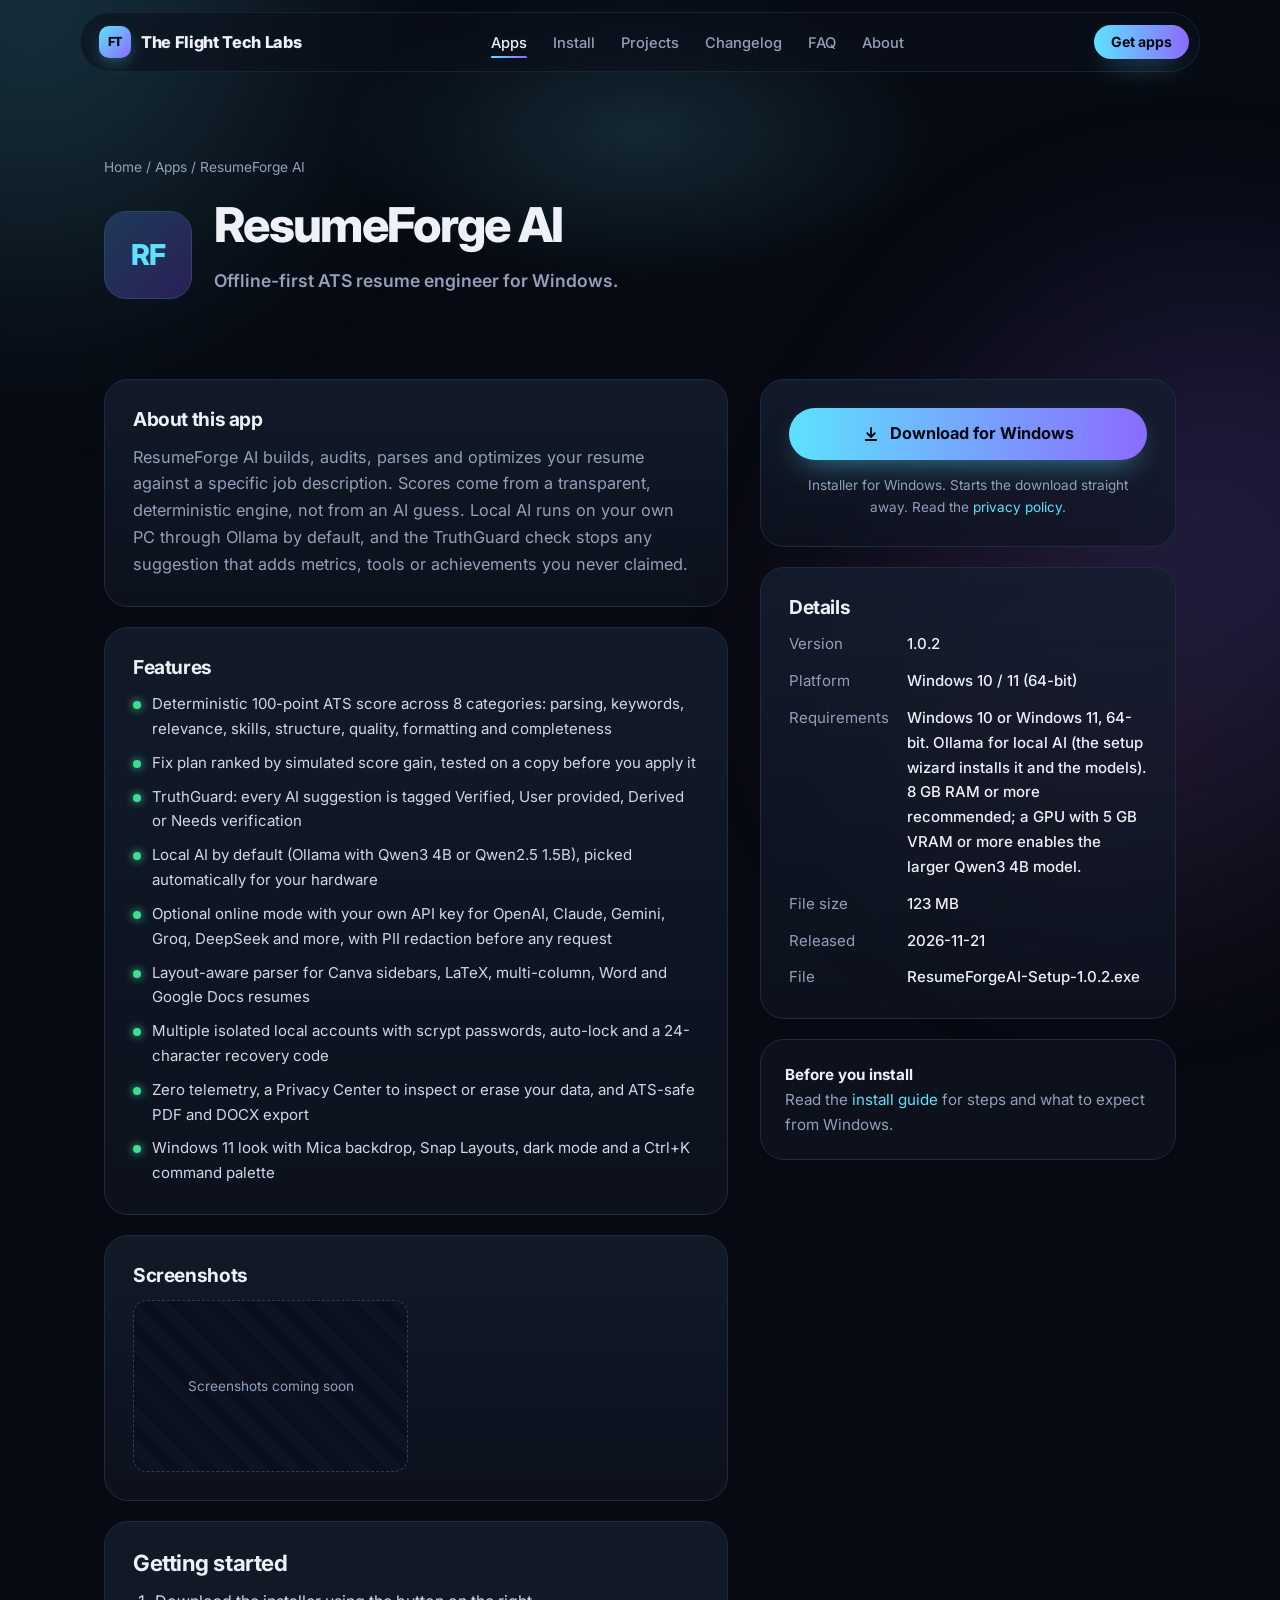
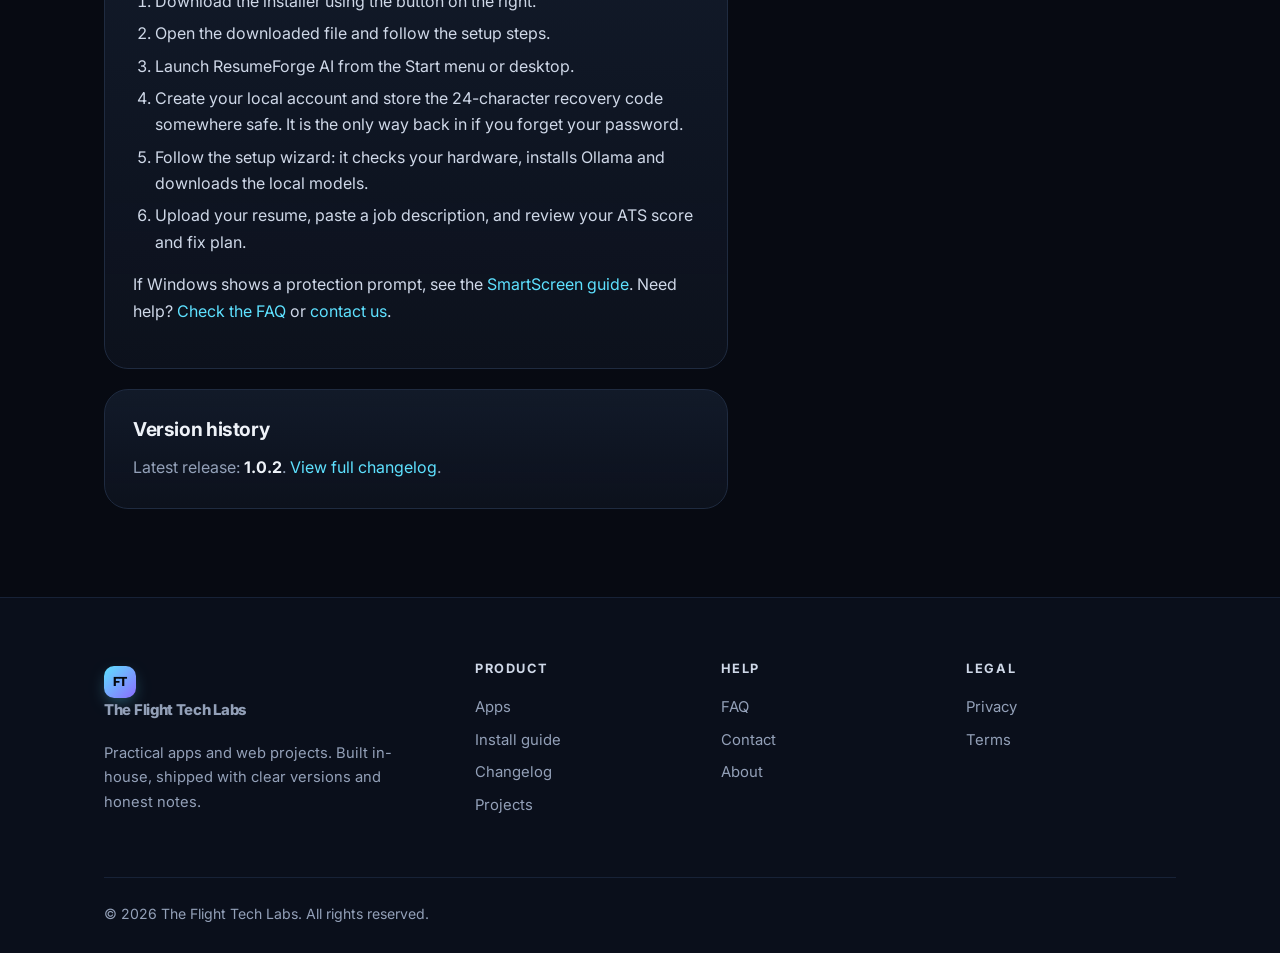
<file: apps/resumeforge-ai/index.html>
<!doctype html>
<html lang="en">
<head>
  <meta charset="utf-8">
  <meta name="viewport" content="width=device-width, initial-scale=1">
  <title>ResumeForge AI | The Flight Tech Labs</title>
  <meta name="description" content="Download ResumeForge AI for Windows. Offline-first ATS resume engineer with local AI, deterministic scoring and zero telemetry.">
  <meta property="og:title" content="ResumeForge AI | The Flight Tech Labs">
  <meta property="og:description" content="Offline-first ATS resume engineer. Download for Windows.">
  <meta property="og:type" content="product">
  <link rel="canonical" href="https://theflighttechlabs.vercel.app/apps/resumeforge-ai">
  <meta name="robots" content="index, follow">
  <meta property="og:url" content="https://theflighttechlabs.vercel.app/apps/resumeforge-ai">
  <meta property="og:site_name" content="The Flight Tech Labs">
  <meta property="og:image" content="https://theflighttechlabs.vercel.app/assets/img/og-image.png">
  <meta property="og:image:width" content="1200">
  <meta property="og:image:height" content="630">
  <meta name="twitter:card" content="summary_large_image">
  <meta name="twitter:image" content="https://theflighttechlabs.vercel.app/assets/img/og-image.png">
  <link rel="icon" href="/assets/img/favicon.svg" type="image/svg+xml">
  <link rel="preconnect" href="https://fonts.googleapis.com">
  <link rel="preconnect" href="https://fonts.gstatic.com" crossorigin>
  <link href="https://fonts.googleapis.com/css2?family=Inter:wght@400;500;600;700;800&display=swap" rel="stylesheet">
  <link rel="stylesheet" href="/assets/css/styles.css">
  <script src="/assets/js/main.js" defer></script>
</head>
<body>

  <nav class="site-nav" aria-label="Main">
    <div class="wrap nav-inner">
      <a class="brand" href="/"><span class="logo">FT</span>The Flight Tech Labs</a>
      <button class="menu-toggle" aria-expanded="false" aria-controls="nav-links">Menu</button>
      <ul class="nav-links" id="nav-links">
        <li><a href="/apps" aria-current="page">Apps</a></li>
        <li><a href="/install">Install</a></li>
        <li><a href="/projects">Projects</a></li>
        <li><a href="/changelog">Changelog</a></li>
        <li><a href="/faq">FAQ</a></li>
        <li><a href="/about">About</a></li>
      </ul>
      <div class="nav-cta"><a class="btn btn-primary btn-sm" href="/apps">Get apps</a></div>
    </div>
  </nav>

  <main data-app-id="resumeforge-ai">
    <section class="page-hero">
      <div class="wrap">
        <div class="crumbs"><a href="/">Home</a> / <a href="/apps">Apps</a> / ResumeForge AI</div>
        <div class="detail-head">
          <div class="icon" aria-hidden="true" data-bind="monogram" data-fallback="RF">RF</div>
          <div>
            <h1 data-bind="name">ResumeForge AI</h1>
            <p class="tagline" style="font-size:1.1rem" data-bind="tagline"></p>
          </div>
        </div>
      </div>
    </section>

    <section class="section tight" style="padding-top:0">
      <div class="wrap detail-grid">

        <div>
          <div class="panel">
            <h2>About this app</h2>
            <p class="desc" style="font-size:1.02rem" data-bind="description"></p>
          </div>

          <div class="panel">
            <h2>Features</h2>
            <ul class="features" data-list="features"></ul>
          </div>

          <div class="panel">
            <h2>Screenshots</h2>
            <div class="screens" data-screens></div>
          </div>

          <div class="panel prose">
            <h2>Getting started</h2>
            <ol>
              <li>Download the installer using the button on the right.</li>
              <li>Open the downloaded file and follow the setup steps.</li>
              <li>Launch ResumeForge AI from the Start menu or desktop.</li>
              <li>Create your local account and store the 24-character recovery code somewhere safe. It is the only way back in if you forget your password.</li>
              <li>Follow the setup wizard: it checks your hardware, installs Ollama and downloads the local models.</li>
              <li>Upload your resume, paste a job description, and review your ATS score and fix plan.</li>
            </ol>
            <p>If Windows shows a protection prompt, see the <a href="/install#smartscreen">SmartScreen guide</a>. Need help? <a href="/faq">Check the FAQ</a> or <a href="/contact">contact us</a>.</p>
          </div>

          <div class="panel">
            <h2>Version history</h2>
            <p class="muted" style="margin:0">Latest release: <strong style="color:var(--text)" data-bind="version"></strong>. <a href="/changelog">View full changelog</a>.</p>
          </div>
        </div>

        <aside class="dl-panel">
          <div class="panel">
            <a class="btn btn-primary btn-block" data-href href="https://github.com/theflighttechofficial/ResumeForge-AI-WindowsApp/releases/download/V1.0%2C2/ResumeForgeAI-Setup.exe" download="ResumeForgeAI-Setup-1.0.2.exe">
              <svg viewBox="0 0 24 24" width="18" height="18" fill="none" stroke="currentColor" stroke-width="2.4" stroke-linecap="round" stroke-linejoin="round" aria-hidden="true"><path d="M12 4v11"/><path d="m7 11 5 5 5-5"/><path d="M5 20h14"/></svg>
              Download for Windows
            </a>
            <p class="hint">Installer for Windows. Starts the download straight away. Read the <a href="/apps/resumeforge-ai/privacy">privacy policy</a>.</p>
          </div>

          <div class="panel">
            <h2>Details</h2>
            <dl class="spec">
              <dt>Version</dt><dd data-bind="version" data-fallback="—"></dd>
              <dt>Platform</dt><dd data-bind="platform" data-fallback="Windows"></dd>
              <dt>Requirements</dt><dd data-bind="requirements" data-fallback="See install guide"></dd>
              <dt>File size</dt><dd data-bind="size" data-fallback="—"></dd>
              <dt>Released</dt><dd data-bind="releaseDate" data-fallback="—"></dd>
              <dt>File</dt><dd data-bind="fileName" data-fallback="—" style="word-break:break-all"></dd>
            </dl>
          </div>

          <div class="callout" style="margin-top:20px">
            <div><strong>Before you install</strong><br>Read the <a href="/install">install guide</a> for steps and what to expect from Windows.</div>
          </div>
        </aside>

      </div>
    </section>
  </main>

  <footer class="site-footer">
    <div class="wrap">
      <div class="foot-grid">
        <div>
          <a class="brand" href="/"><span class="logo">FT</span>The Flight Tech Labs</a>
          <p>Practical apps and web projects. Built in-house, shipped with clear versions and honest notes.</p>
        </div>
        <div><h5>Product</h5><a href="/apps">Apps</a><a href="/install">Install guide</a><a href="/changelog">Changelog</a><a href="/projects">Projects</a></div>
        <div><h5>Help</h5><a href="/faq">FAQ</a><a href="/contact">Contact</a><a href="/about">About</a></div>
        <div><h5>Legal</h5><a href="/privacy">Privacy</a><a href="/terms">Terms</a></div>
      </div>
      <div class="copy"><span>&copy; <span data-year></span> The Flight Tech Labs. All rights reserved.</span></div>
    </div>
  </footer>
</body>
</html>
</file>
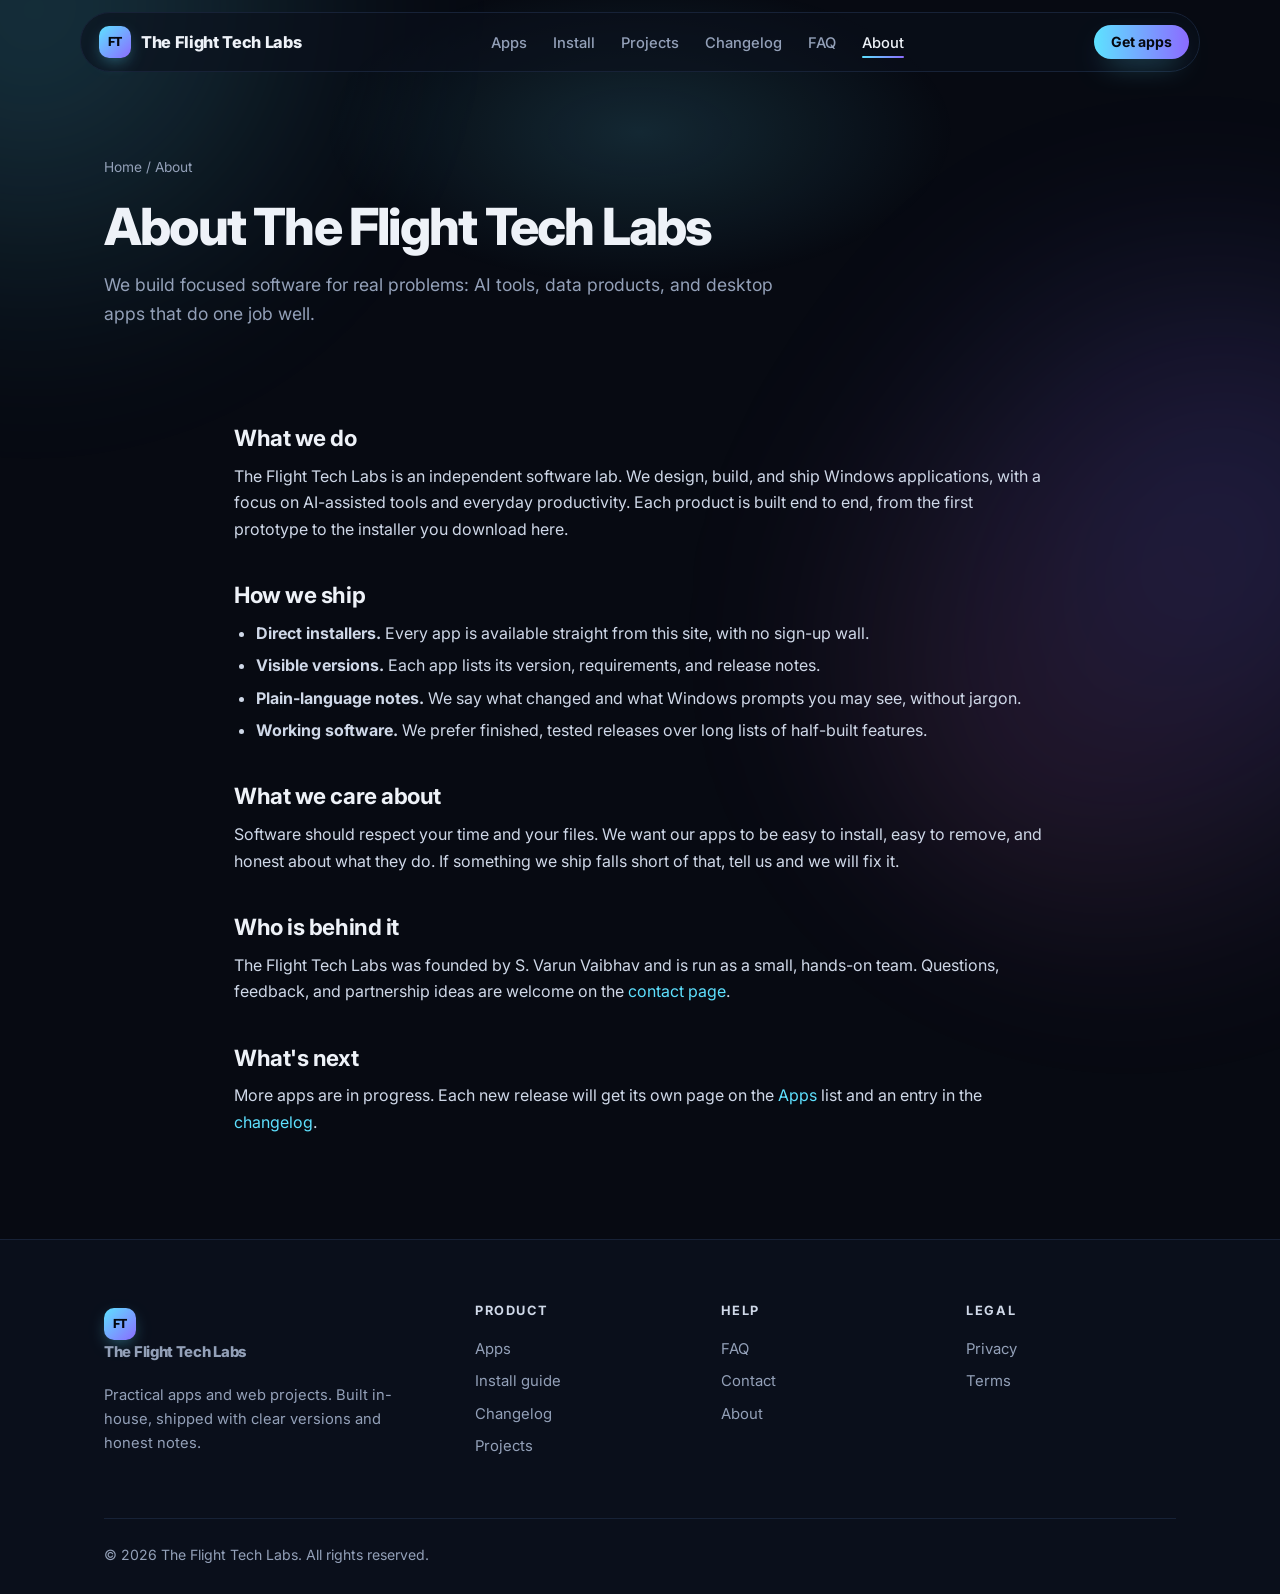
<file: about.html>
<!doctype html>
<html lang="en">
<head>
  <meta charset="utf-8">
  <meta name="viewport" content="width=device-width, initial-scale=1">
  <title>About | The Flight Tech Labs</title>
  <meta name="description" content="About The Flight Tech Labs: what we build, how we ship, and what we care about.">
  <link rel="canonical" href="https://theflighttechlabs.vercel.app/about">
  <meta name="robots" content="index, follow">
  <meta property="og:title" content="About | The Flight Tech Labs">
  <meta property="og:description" content="About The Flight Tech Labs: what we build, how we ship, and what we care about.">
  <meta property="og:url" content="https://theflighttechlabs.vercel.app/about">
  <meta property="og:type" content="website">
  <meta property="og:site_name" content="The Flight Tech Labs">
  <meta property="og:image" content="https://theflighttechlabs.vercel.app/assets/img/og-image.png">
  <meta property="og:image:width" content="1200">
  <meta property="og:image:height" content="630">
  <meta name="twitter:card" content="summary_large_image">
  <meta name="twitter:image" content="https://theflighttechlabs.vercel.app/assets/img/og-image.png">
  <link rel="icon" href="/assets/img/favicon.svg" type="image/svg+xml">
  <link rel="preconnect" href="https://fonts.googleapis.com">
  <link rel="preconnect" href="https://fonts.gstatic.com" crossorigin>
  <link href="https://fonts.googleapis.com/css2?family=Inter:wght@400;500;600;700;800&display=swap" rel="stylesheet">
  <link rel="stylesheet" href="/assets/css/styles.css">
  <script src="/assets/js/main.js" defer></script>
</head>
<body>

  <nav class="site-nav" aria-label="Main">
    <div class="wrap nav-inner">
      <a class="brand" href="/"><span class="logo">FT</span>The Flight Tech Labs</a>
      <button class="menu-toggle" aria-expanded="false" aria-controls="nav-links">Menu</button>
      <ul class="nav-links" id="nav-links">
        <li><a href="/apps">Apps</a></li>
        <li><a href="/install">Install</a></li>
        <li><a href="/projects">Projects</a></li>
        <li><a href="/changelog">Changelog</a></li>
        <li><a href="/faq">FAQ</a></li>
        <li><a href="/about" aria-current="page">About</a></li>
      </ul>
      <div class="nav-cta"><a class="btn btn-primary btn-sm" href="/apps">Get apps</a></div>
    </div>
  </nav>

  <main>
    <section class="page-hero">
      <div class="wrap">
        <div class="crumbs"><a href="/">Home</a> / About</div>
        <h1>About The Flight Tech Labs</h1>
        <p>We build focused software for real problems: AI tools, data products, and desktop apps that do one job well.</p>
      </div>
    </section>

    <section class="section tight" style="padding-top:0">
      <div class="wrap prose" style="max-width:860px">

        <h2>What we do</h2>
        <p>The Flight Tech Labs is an independent software lab. We design, build, and ship Windows applications, with a focus on AI-assisted tools and everyday productivity. Each product is built end to end, from the first prototype to the installer you download here.</p>

        <h2>How we ship</h2>
        <ul>
          <li><strong>Direct installers.</strong> Every app is available straight from this site, with no sign-up wall.</li>
          <li><strong>Visible versions.</strong> Each app lists its version, requirements, and release notes.</li>
          <li><strong>Plain-language notes.</strong> We say what changed and what Windows prompts you may see, without jargon.</li>
          <li><strong>Working software.</strong> We prefer finished, tested releases over long lists of half-built features.</li>
        </ul>

        <h2>What we care about</h2>
        <p>Software should respect your time and your files. We want our apps to be easy to install, easy to remove, and honest about what they do. If something we ship falls short of that, tell us and we will fix it.</p>

        <h2>Who is behind it</h2>
        <p>The Flight Tech Labs was founded by S. Varun Vaibhav and is run as a small, hands-on team. Questions, feedback, and partnership ideas are welcome on the <a href="/contact">contact page</a>.</p>

        <h2>What's next</h2>
        <p>More apps are in progress. Each new release will get its own page on the <a href="/apps">Apps</a> list and an entry in the <a href="/changelog">changelog</a>.</p>

      </div>
    </section>
  </main>

  <footer class="site-footer">
    <div class="wrap">
      <div class="foot-grid">
        <div>
          <a class="brand" href="/"><span class="logo">FT</span>The Flight Tech Labs</a>
          <p>Practical apps and web projects. Built in-house, shipped with clear versions and honest notes.</p>
        </div>
        <div><h5>Product</h5><a href="/apps">Apps</a><a href="/install">Install guide</a><a href="/changelog">Changelog</a><a href="/projects">Projects</a></div>
        <div><h5>Help</h5><a href="/faq">FAQ</a><a href="/contact">Contact</a><a href="/about">About</a></div>
        <div><h5>Legal</h5><a href="/privacy">Privacy</a><a href="/terms">Terms</a></div>
      </div>
      <div class="copy"><span>&copy; <span data-year></span> The Flight Tech Labs. All rights reserved.</span></div>
    </div>
  </footer>
</body>
</html>
</file>
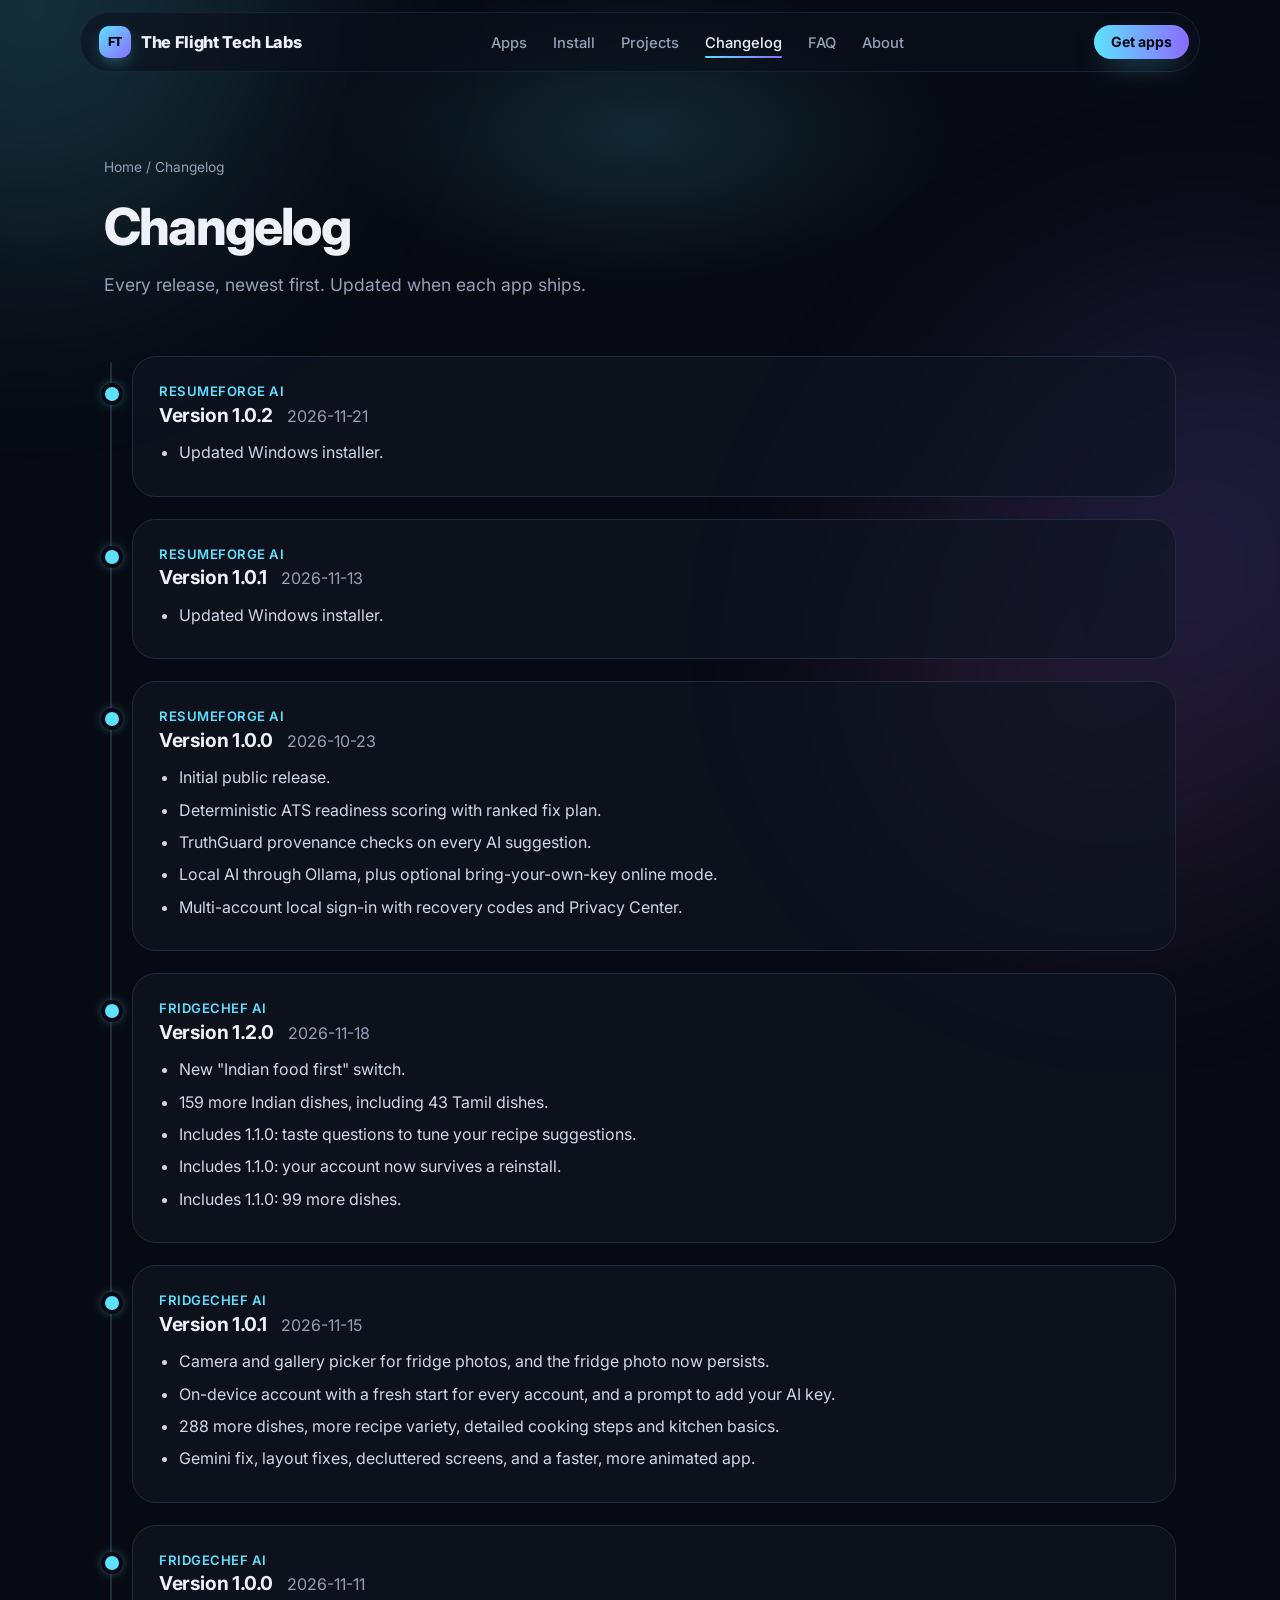
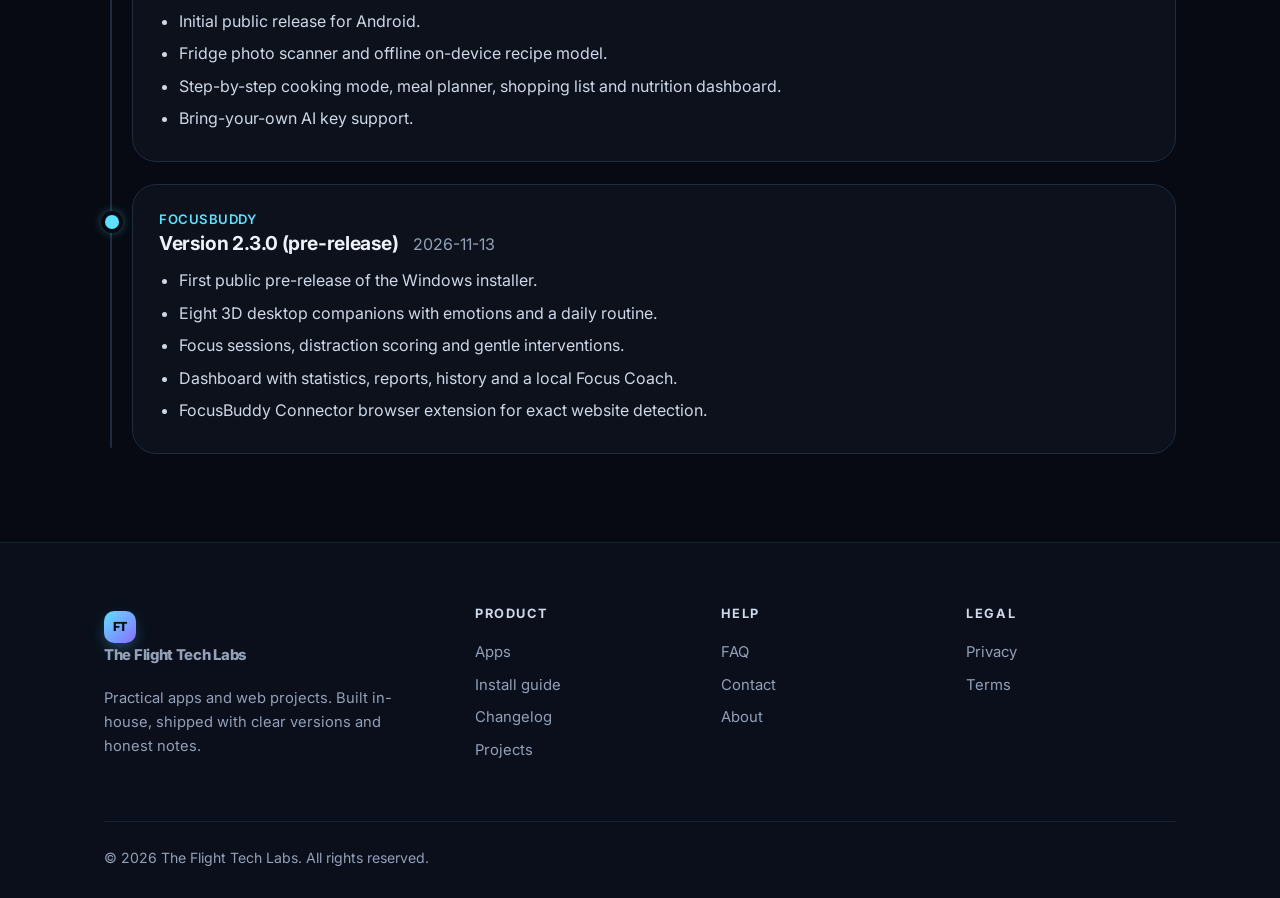
<file: changelog.html>
<!doctype html>
<html lang="en">
<head>
  <meta charset="utf-8">
  <meta name="viewport" content="width=device-width, initial-scale=1">
  <title>Changelog | The Flight Tech Labs</title>
  <meta name="description" content="Release history for every Flight Tech Labs app.">
  <link rel="canonical" href="https://theflighttechlabs.vercel.app/changelog">
  <meta name="robots" content="index, follow">
  <meta property="og:title" content="Changelog | The Flight Tech Labs">
  <meta property="og:description" content="Release history for every Flight Tech Labs app.">
  <meta property="og:url" content="https://theflighttechlabs.vercel.app/changelog">
  <meta property="og:type" content="website">
  <meta property="og:site_name" content="The Flight Tech Labs">
  <meta property="og:image" content="https://theflighttechlabs.vercel.app/assets/img/og-image.png">
  <meta property="og:image:width" content="1200">
  <meta property="og:image:height" content="630">
  <meta name="twitter:card" content="summary_large_image">
  <meta name="twitter:image" content="https://theflighttechlabs.vercel.app/assets/img/og-image.png">
  <link rel="icon" href="/assets/img/favicon.svg" type="image/svg+xml">
  <link rel="preconnect" href="https://fonts.googleapis.com">
  <link rel="preconnect" href="https://fonts.gstatic.com" crossorigin>
  <link href="https://fonts.googleapis.com/css2?family=Inter:wght@400;500;600;700;800&display=swap" rel="stylesheet">
  <link rel="stylesheet" href="/assets/css/styles.css">
  <script src="/assets/js/main.js" defer></script>
</head>
<body>

  <nav class="site-nav" aria-label="Main">
    <div class="wrap nav-inner">
      <a class="brand" href="/"><span class="logo">FT</span>The Flight Tech Labs</a>
      <button class="menu-toggle" aria-expanded="false" aria-controls="nav-links">Menu</button>
      <ul class="nav-links" id="nav-links">
        <li><a href="/apps">Apps</a></li>
        <li><a href="/install">Install</a></li>
        <li><a href="/projects">Projects</a></li>
        <li><a href="/changelog" aria-current="page">Changelog</a></li>
        <li><a href="/faq">FAQ</a></li>
        <li><a href="/about">About</a></li>
      </ul>
      <div class="nav-cta"><a class="btn btn-primary btn-sm" href="/apps">Get apps</a></div>
    </div>
  </nav>

  <main>
    <section class="page-hero">
      <div class="wrap">
        <div class="crumbs"><a href="/">Home</a> / Changelog</div>
        <h1>Changelog</h1>
        <p>Every release, newest first. Updated when each app ships.</p>
      </div>
    </section>

    <section class="section tight" style="padding-top:0">
      <div class="wrap">
        <div class="timeline" data-changelog>
          <p class="state">Loading releases...</p>
        </div>
      </div>
    </section>
  </main>

  <footer class="site-footer">
    <div class="wrap">
      <div class="foot-grid">
        <div>
          <a class="brand" href="/"><span class="logo">FT</span>The Flight Tech Labs</a>
          <p>Practical apps and web projects. Built in-house, shipped with clear versions and honest notes.</p>
        </div>
        <div><h5>Product</h5><a href="/apps">Apps</a><a href="/install">Install guide</a><a href="/changelog">Changelog</a><a href="/projects">Projects</a></div>
        <div><h5>Help</h5><a href="/faq">FAQ</a><a href="/contact">Contact</a><a href="/about">About</a></div>
        <div><h5>Legal</h5><a href="/privacy">Privacy</a><a href="/terms">Terms</a></div>
      </div>
      <div class="copy"><span>&copy; <span data-year></span> The Flight Tech Labs. All rights reserved.</span></div>
    </div>
  </footer>
</body>
</html>
</file>
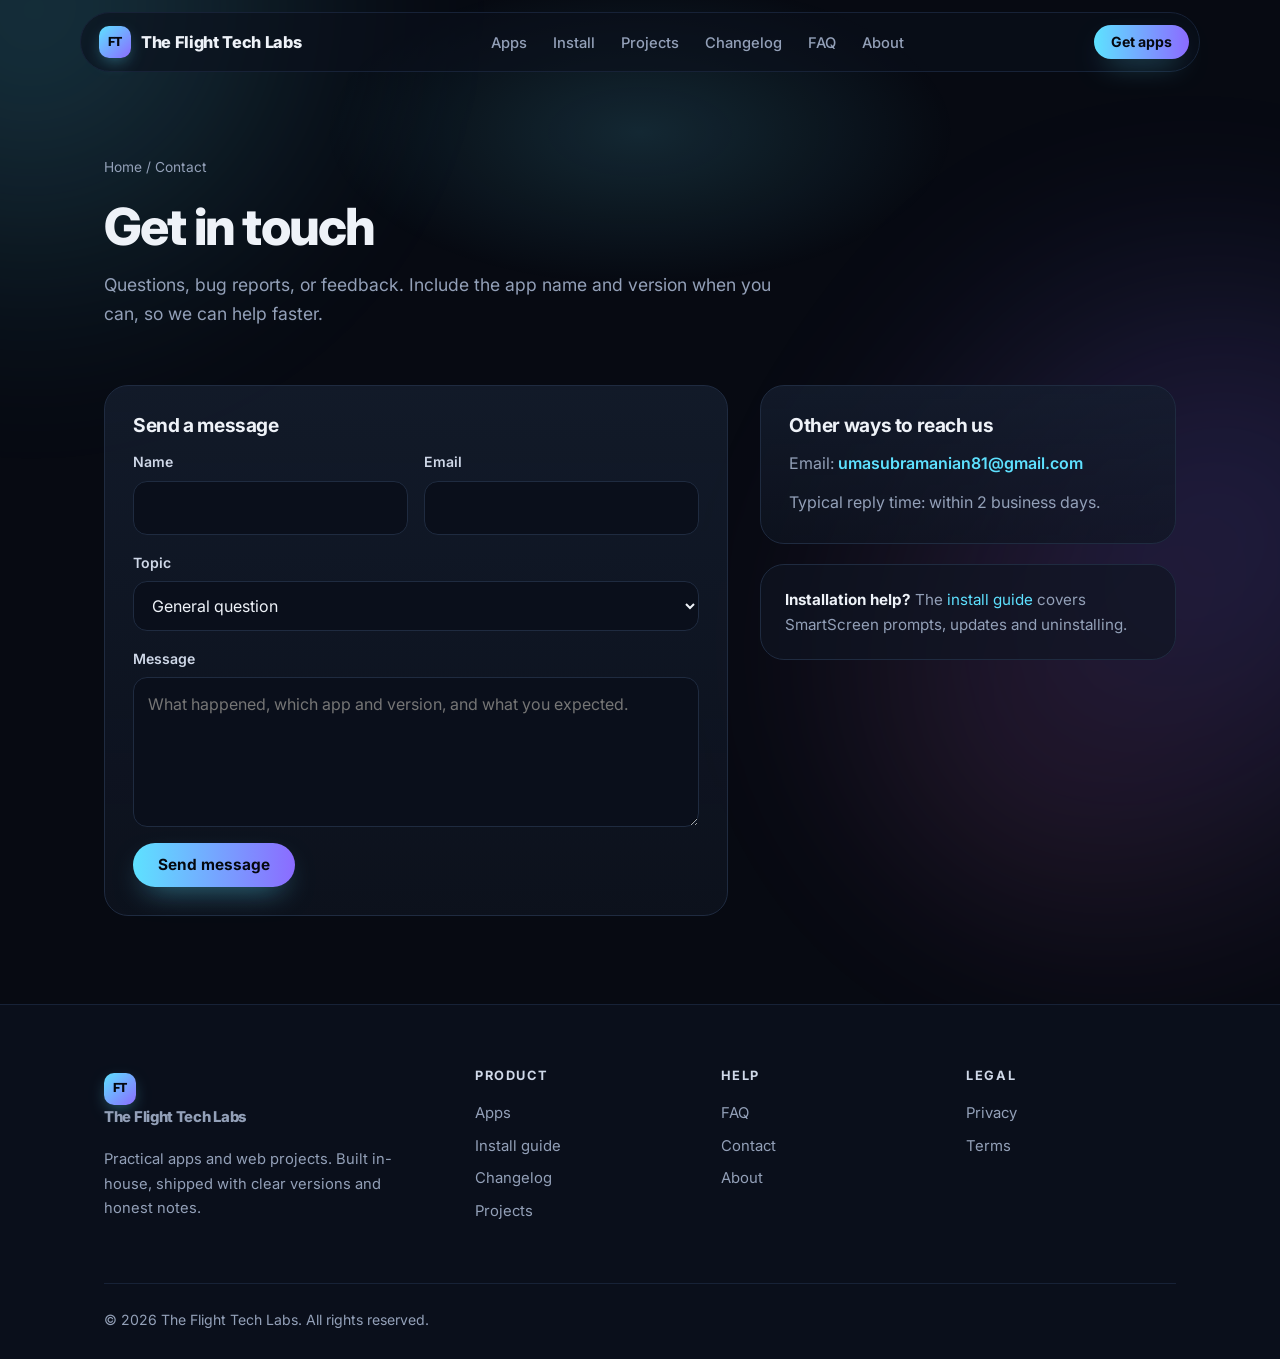
<file: contact.html>
<!doctype html>
<html lang="en">
<head>
  <meta charset="utf-8">
  <meta name="viewport" content="width=device-width, initial-scale=1">
  <title>Contact | The Flight Tech Labs</title>
  <meta name="description" content="Contact The Flight Tech Labs with questions, bug reports, or feedback about our apps.">
  <link rel="canonical" href="https://theflighttechlabs.vercel.app/contact">
  <meta name="robots" content="index, follow">
  <meta property="og:title" content="Contact | The Flight Tech Labs">
  <meta property="og:description" content="Contact The Flight Tech Labs with questions, bug reports, or feedback about our apps.">
  <meta property="og:url" content="https://theflighttechlabs.vercel.app/contact">
  <meta property="og:type" content="website">
  <meta property="og:site_name" content="The Flight Tech Labs">
  <meta property="og:image" content="https://theflighttechlabs.vercel.app/assets/img/og-image.png">
  <meta property="og:image:width" content="1200">
  <meta property="og:image:height" content="630">
  <meta name="twitter:card" content="summary_large_image">
  <meta name="twitter:image" content="https://theflighttechlabs.vercel.app/assets/img/og-image.png">
  <link rel="icon" href="/assets/img/favicon.svg" type="image/svg+xml">
  <link rel="preconnect" href="https://fonts.googleapis.com">
  <link rel="preconnect" href="https://fonts.gstatic.com" crossorigin>
  <link href="https://fonts.googleapis.com/css2?family=Inter:wght@400;500;600;700;800&display=swap" rel="stylesheet">
  <link rel="stylesheet" href="/assets/css/styles.css">
  <script src="/assets/js/main.js" defer></script>
</head>
<body>

  <nav class="site-nav" aria-label="Main">
    <div class="wrap nav-inner">
      <a class="brand" href="/"><span class="logo">FT</span>The Flight Tech Labs</a>
      <button class="menu-toggle" aria-expanded="false" aria-controls="nav-links">Menu</button>
      <ul class="nav-links" id="nav-links">
        <li><a href="/apps">Apps</a></li>
        <li><a href="/install">Install</a></li>
        <li><a href="/projects">Projects</a></li>
        <li><a href="/changelog">Changelog</a></li>
        <li><a href="/faq">FAQ</a></li>
        <li><a href="/about">About</a></li>
      </ul>
      <div class="nav-cta"><a class="btn btn-primary btn-sm" href="/apps">Get apps</a></div>
    </div>
  </nav>

  <main>
    <section class="page-hero">
      <div class="wrap">
        <div class="crumbs"><a href="/">Home</a> / Contact</div>
        <h1>Get in touch</h1>
        <p>Questions, bug reports, or feedback. Include the app name and version when you can, so we can help faster.</p>
      </div>
    </section>

    <section class="section tight" style="padding-top:0">
      <div class="wrap detail-grid">
        <div class="panel">
          <h2>Send a message</h2>
          <form class="form" data-demo action="#" method="post">
            <div class="hp" aria-hidden="true"><label>Leave this empty<input type="text" name="website" tabindex="-1" autocomplete="off"></label></div>
            <div class="row">
              <div class="field">
                <label for="name">Name</label>
                <input id="name" name="name" type="text" autocomplete="name" required>
              </div>
              <div class="field">
                <label for="email">Email</label>
                <input id="email" name="email" type="email" autocomplete="email" required>
              </div>
            </div>
            <div class="field">
              <label for="topic">Topic</label>
              <select id="topic" name="topic">
                <option>General question</option>
                <option>Download or install problem</option>
                <option>Bug report</option>
                <option>Feature request</option>
                <option>Partnership or press</option>
              </select>
            </div>
            <div class="field">
              <label for="message">Message</label>
              <textarea id="message" name="message" required placeholder="What happened, which app and version, and what you expected."></textarea>
            </div>
            <div>
              <button class="btn btn-primary" type="submit">Send message</button>
            </div>
          </form>
        </div>

        <aside>
          <div class="panel">
            <h2>Other ways to reach us</h2>
            <p class="muted" style="margin:0 0 12px">Email: <a href="mailto:umasubramanian81@gmail.com" style="font-weight:600">umasubramanian81@gmail.com</a></p>
            <p class="muted" style="margin:0">Typical reply time: within 2 business days.</p>
          </div>
          <div class="callout" style="margin-top:20px">
            <div><strong>Installation help?</strong> The <a href="/install">install guide</a> covers SmartScreen prompts, updates and uninstalling.</div>
          </div>
        </aside>
      </div>
    </section>
  </main>

  <footer class="site-footer">
    <div class="wrap">
      <div class="foot-grid">
        <div>
          <a class="brand" href="/"><span class="logo">FT</span>The Flight Tech Labs</a>
          <p>Practical apps and web projects. Built in-house, shipped with clear versions and honest notes.</p>
        </div>
        <div><h5>Product</h5><a href="/apps">Apps</a><a href="/install">Install guide</a><a href="/changelog">Changelog</a><a href="/projects">Projects</a></div>
        <div><h5>Help</h5><a href="/faq">FAQ</a><a href="/contact">Contact</a><a href="/about">About</a></div>
        <div><h5>Legal</h5><a href="/privacy">Privacy</a><a href="/terms">Terms</a></div>
      </div>
      <div class="copy"><span>&copy; <span data-year></span> The Flight Tech Labs. All rights reserved.</span></div>
    </div>
  </footer>
</body>
</html>
</file>
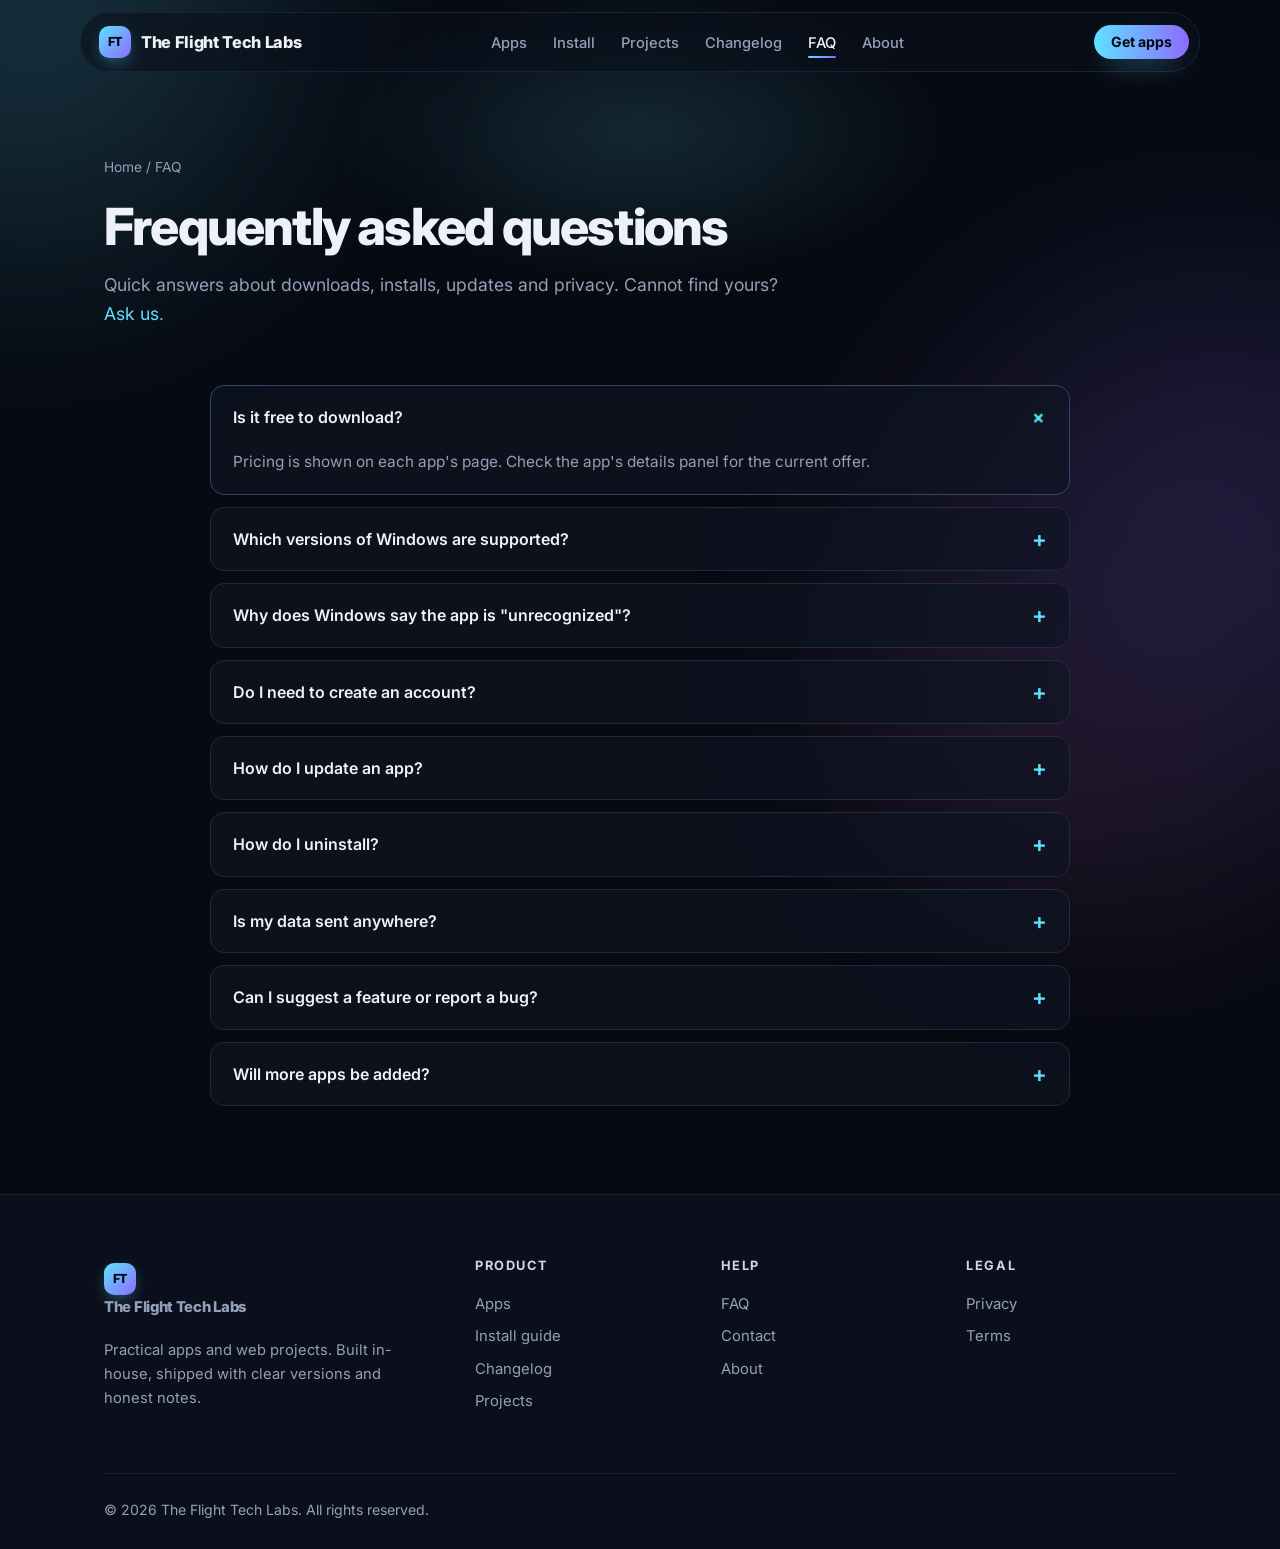
<file: faq.html>
<!doctype html>
<html lang="en">
<head>
  <meta charset="utf-8">
  <meta name="viewport" content="width=device-width, initial-scale=1">
  <title>FAQ | The Flight Tech Labs</title>
  <meta name="description" content="Frequently asked questions about downloading and running Flight Tech Labs apps on Windows.">
  <link rel="canonical" href="https://theflighttechlabs.vercel.app/faq">
  <meta name="robots" content="index, follow">
  <meta property="og:title" content="FAQ | The Flight Tech Labs">
  <meta property="og:description" content="Frequently asked questions about downloading and running Flight Tech Labs apps on Windows.">
  <meta property="og:url" content="https://theflighttechlabs.vercel.app/faq">
  <meta property="og:type" content="website">
  <meta property="og:site_name" content="The Flight Tech Labs">
  <meta property="og:image" content="https://theflighttechlabs.vercel.app/assets/img/og-image.png">
  <meta property="og:image:width" content="1200">
  <meta property="og:image:height" content="630">
  <meta name="twitter:card" content="summary_large_image">
  <meta name="twitter:image" content="https://theflighttechlabs.vercel.app/assets/img/og-image.png">
  <link rel="icon" href="/assets/img/favicon.svg" type="image/svg+xml">
  <link rel="preconnect" href="https://fonts.googleapis.com">
  <link rel="preconnect" href="https://fonts.gstatic.com" crossorigin>
  <link href="https://fonts.googleapis.com/css2?family=Inter:wght@400;500;600;700;800&display=swap" rel="stylesheet">
  <link rel="stylesheet" href="/assets/css/styles.css">
  <script src="/assets/js/main.js" defer></script>
</head>
<body>

  <nav class="site-nav" aria-label="Main">
    <div class="wrap nav-inner">
      <a class="brand" href="/"><span class="logo">FT</span>The Flight Tech Labs</a>
      <button class="menu-toggle" aria-expanded="false" aria-controls="nav-links">Menu</button>
      <ul class="nav-links" id="nav-links">
        <li><a href="/apps">Apps</a></li>
        <li><a href="/install">Install</a></li>
        <li><a href="/projects">Projects</a></li>
        <li><a href="/changelog">Changelog</a></li>
        <li><a href="/faq" aria-current="page">FAQ</a></li>
        <li><a href="/about">About</a></li>
      </ul>
      <div class="nav-cta"><a class="btn btn-primary btn-sm" href="/apps">Get apps</a></div>
    </div>
  </nav>

  <main>
    <section class="page-hero">
      <div class="wrap">
        <div class="crumbs"><a href="/">Home</a> / FAQ</div>
        <h1>Frequently asked questions</h1>
        <p>Quick answers about downloads, installs, updates and privacy. Cannot find yours? <a href="/contact">Ask us</a>.</p>
      </div>
    </section>

    <section class="section tight" style="padding-top:0">
      <div class="wrap">
        <div class="faq">

          <details open>
            <summary>Is it free to download?</summary>
            <div class="answer"><p>Pricing is shown on each app's page. Check the app's details panel for the current offer.</p></div>
          </details>

          <details>
            <summary>Which versions of Windows are supported?</summary>
            <div class="answer"><p>Each app lists its minimum requirements on its page. Our current apps target Windows 10 and Windows 11, 64-bit. See the <a href="/install">install guide</a> for how to check your version.</p></div>
          </details>

          <details>
            <summary>Why does Windows say the app is "unrecognized"?</summary>
            <div class="answer">
              <p>Windows SmartScreen flags files it has not seen many people download. A warning does not mean the file is harmful. Click <strong>More info</strong> and then <strong>Run anyway</strong>, but only for installers you downloaded from this site.</p>
            </div>
          </details>

          <details>
            <summary>Do I need to create an account?</summary>
            <div class="answer"><p>No account is needed to download our installers. Some apps may offer optional sign-in for extra features. Each app page says so when it applies.</p></div>
          </details>

          <details>
            <summary>How do I update an app?</summary>
            <div class="answer"><p>Download the newest installer from the app's page and run it. It installs over the existing version. Your settings are kept where the app supports it. See the <a href="/changelog">changelog</a> for what changed.</p></div>
          </details>

          <details>
            <summary>How do I uninstall?</summary>
            <div class="answer"><p>Open <strong>Settings &gt; Apps &gt; Installed apps</strong>, select the app, and choose <strong>Uninstall</strong>.</p></div>
          </details>

          <details>
            <summary>Is my data sent anywhere?</summary>
            <div class="answer"><p>It depends on the app. Read our <a href="/privacy">Privacy Policy</a> for what we collect, why, and how to contact us about it.</p></div>
          </details>

          <details>
            <summary>Can I suggest a feature or report a bug?</summary>
            <div class="answer"><p>Yes. Use the <a href="/contact">contact form</a> and include the app name, version, your Windows version, and the steps that led to the problem.</p></div>
          </details>

          <details>
            <summary>Will more apps be added?</summary>
            <div class="answer"><p>Yes. New apps appear on the <a href="/apps">Apps</a> page with their own download page and changelog.</p></div>
          </details>

        </div>
      </div>
    </section>
  </main>

  <footer class="site-footer">
    <div class="wrap">
      <div class="foot-grid">
        <div>
          <a class="brand" href="/"><span class="logo">FT</span>The Flight Tech Labs</a>
          <p>Practical apps and web projects. Built in-house, shipped with clear versions and honest notes.</p>
        </div>
        <div><h5>Product</h5><a href="/apps">Apps</a><a href="/install">Install guide</a><a href="/changelog">Changelog</a><a href="/projects">Projects</a></div>
        <div><h5>Help</h5><a href="/faq">FAQ</a><a href="/contact">Contact</a><a href="/about">About</a></div>
        <div><h5>Legal</h5><a href="/privacy">Privacy</a><a href="/terms">Terms</a></div>
      </div>
      <div class="copy"><span>&copy; <span data-year></span> The Flight Tech Labs. All rights reserved.</span></div>
    </div>
  </footer>
</body>
</html>
</file>
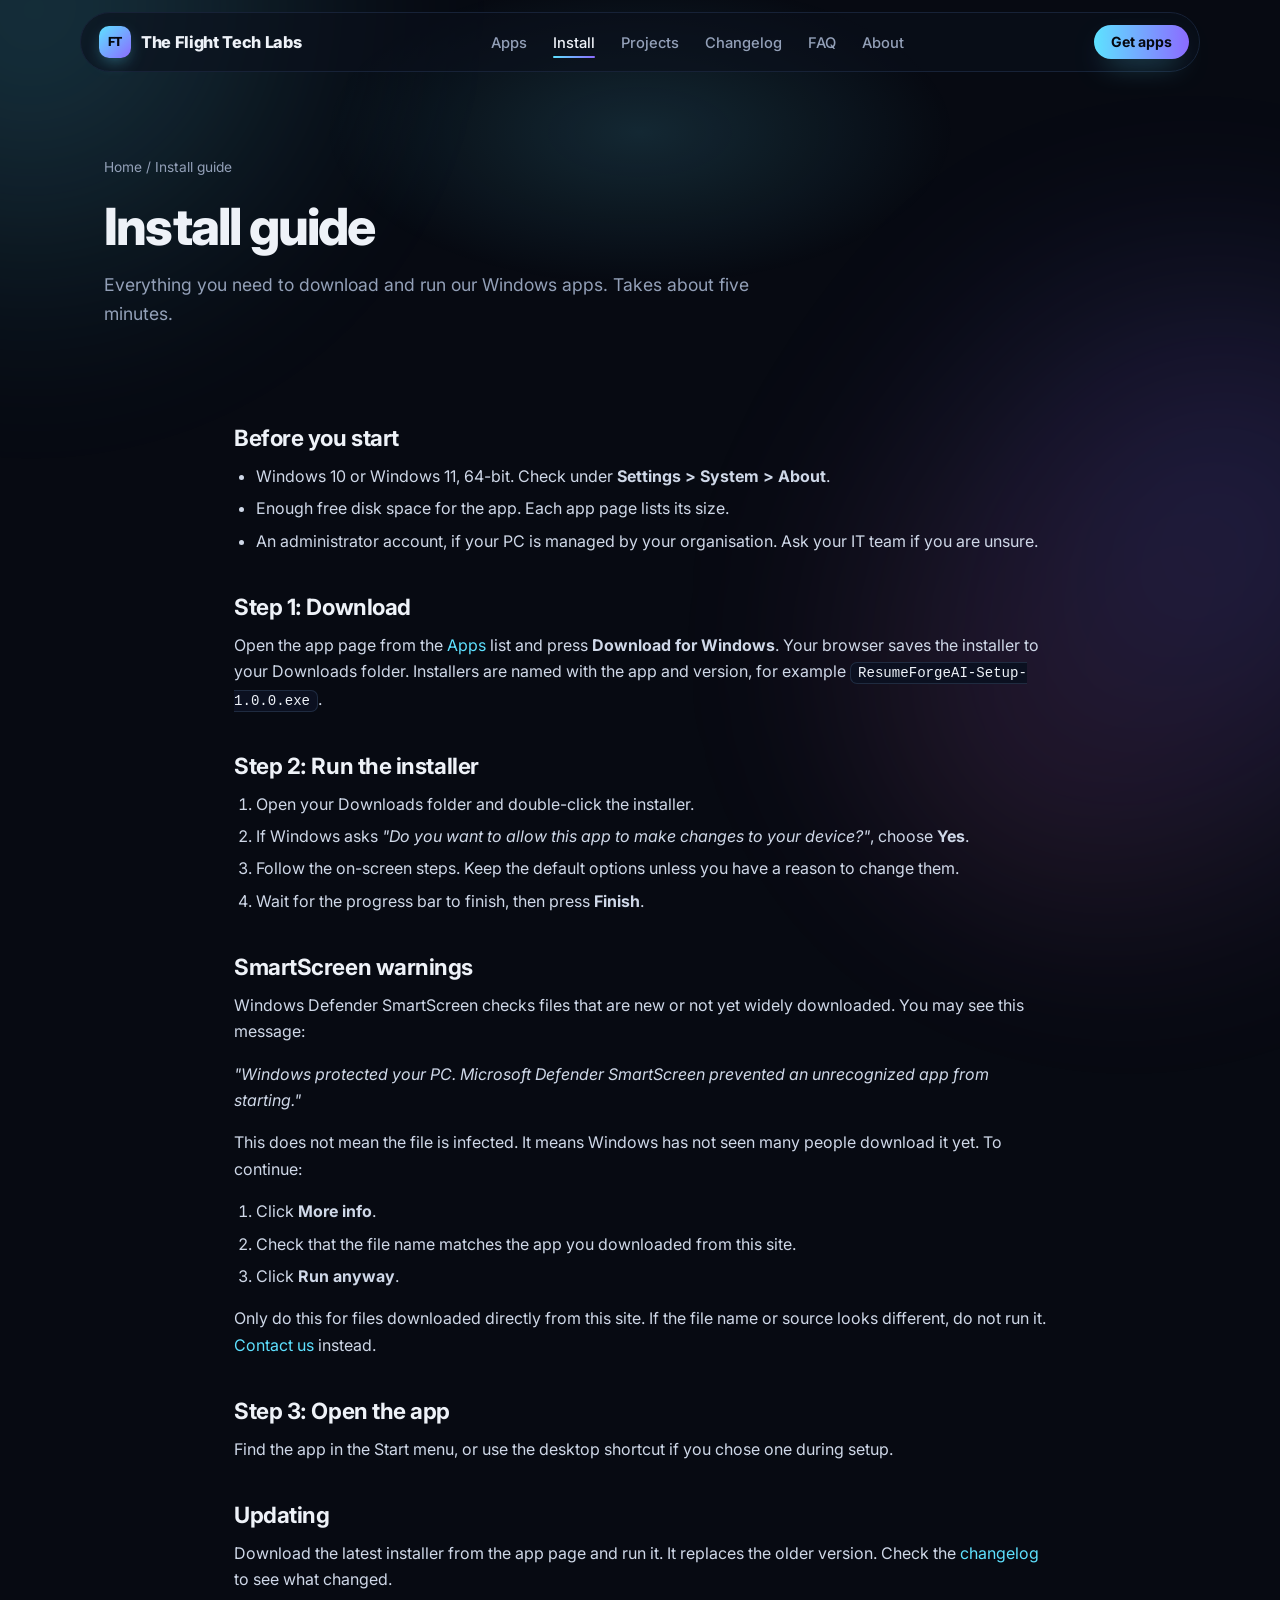
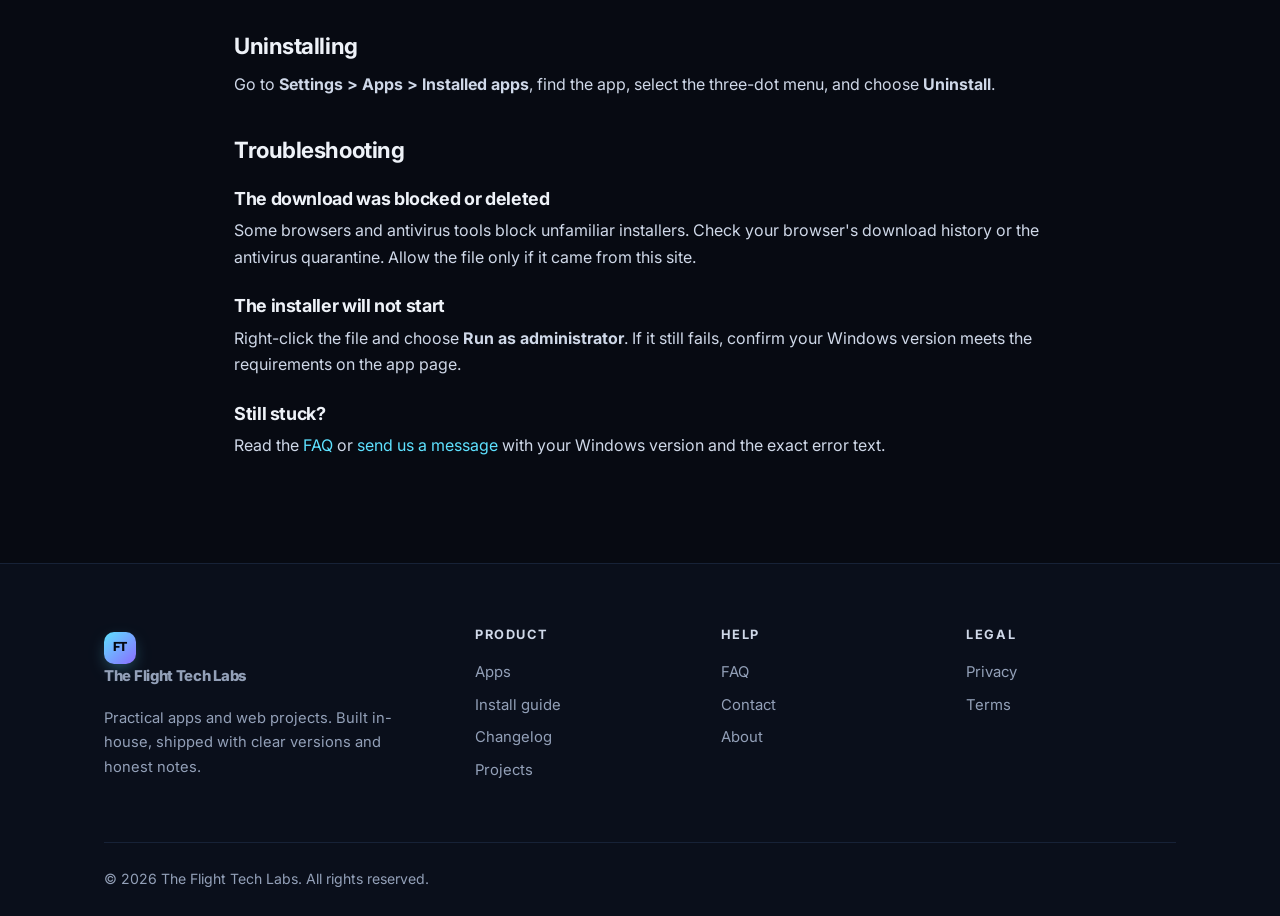
<file: install.html>
<!doctype html>
<html lang="en">
<head>
  <meta charset="utf-8">
  <meta name="viewport" content="width=device-width, initial-scale=1">
  <title>Install guide | The Flight Tech Labs</title>
  <meta name="description" content="How to download and install Flight Tech Labs apps on Windows, including what to do about SmartScreen warnings.">
  <link rel="canonical" href="https://theflighttechlabs.vercel.app/install">
  <meta name="robots" content="index, follow">
  <meta property="og:title" content="Install guide | The Flight Tech Labs">
  <meta property="og:description" content="How to download and install Flight Tech Labs apps on Windows, including what to do about SmartScreen warnings.">
  <meta property="og:url" content="https://theflighttechlabs.vercel.app/install">
  <meta property="og:type" content="website">
  <meta property="og:site_name" content="The Flight Tech Labs">
  <meta property="og:image" content="https://theflighttechlabs.vercel.app/assets/img/og-image.png">
  <meta property="og:image:width" content="1200">
  <meta property="og:image:height" content="630">
  <meta name="twitter:card" content="summary_large_image">
  <meta name="twitter:image" content="https://theflighttechlabs.vercel.app/assets/img/og-image.png">
  <link rel="icon" href="/assets/img/favicon.svg" type="image/svg+xml">
  <link rel="preconnect" href="https://fonts.googleapis.com">
  <link rel="preconnect" href="https://fonts.gstatic.com" crossorigin>
  <link href="https://fonts.googleapis.com/css2?family=Inter:wght@400;500;600;700;800&display=swap" rel="stylesheet">
  <link rel="stylesheet" href="/assets/css/styles.css">
  <script src="/assets/js/main.js" defer></script>
</head>
<body>

  <nav class="site-nav" aria-label="Main">
    <div class="wrap nav-inner">
      <a class="brand" href="/"><span class="logo">FT</span>The Flight Tech Labs</a>
      <button class="menu-toggle" aria-expanded="false" aria-controls="nav-links">Menu</button>
      <ul class="nav-links" id="nav-links">
        <li><a href="/apps">Apps</a></li>
        <li><a href="/install" aria-current="page">Install</a></li>
        <li><a href="/projects">Projects</a></li>
        <li><a href="/changelog">Changelog</a></li>
        <li><a href="/faq">FAQ</a></li>
        <li><a href="/about">About</a></li>
      </ul>
      <div class="nav-cta"><a class="btn btn-primary btn-sm" href="/apps">Get apps</a></div>
    </div>
  </nav>

  <main>
    <section class="page-hero">
      <div class="wrap">
        <div class="crumbs"><a href="/">Home</a> / Install guide</div>
        <h1>Install guide</h1>
        <p>Everything you need to download and run our Windows apps. Takes about five minutes.</p>
      </div>
    </section>

    <section class="section tight" style="padding-top:0">
      <div class="wrap prose" style="max-width:860px">

        <h2>Before you start</h2>
        <ul>
          <li>Windows 10 or Windows 11, 64-bit. Check under <strong>Settings &gt; System &gt; About</strong>.</li>
          <li>Enough free disk space for the app. Each app page lists its size.</li>
          <li>An administrator account, if your PC is managed by your organisation. Ask your IT team if you are unsure.</li>
        </ul>

        <h2>Step 1: Download</h2>
        <p>Open the app page from the <a href="/apps">Apps</a> list and press <strong>Download for Windows</strong>. Your browser saves the installer to your Downloads folder. Installers are named with the app and version, for example <code>ResumeForgeAI-Setup-1.0.0.exe</code>.</p>

        <h2>Step 2: Run the installer</h2>
        <ol>
          <li>Open your Downloads folder and double-click the installer.</li>
          <li>If Windows asks <em>"Do you want to allow this app to make changes to your device?"</em>, choose <strong>Yes</strong>.</li>
          <li>Follow the on-screen steps. Keep the default options unless you have a reason to change them.</li>
          <li>Wait for the progress bar to finish, then press <strong>Finish</strong>.</li>
        </ol>

        <h2 id="smartscreen">SmartScreen warnings</h2>
        <p>Windows Defender SmartScreen checks files that are new or not yet widely downloaded. You may see this message:</p>
        <p><em>"Windows protected your PC. Microsoft Defender SmartScreen prevented an unrecognized app from starting."</em></p>
        <p>This does not mean the file is infected. It means Windows has not seen many people download it yet. To continue:</p>
        <ol>
          <li>Click <strong>More info</strong>.</li>
          <li>Check that the file name matches the app you downloaded from this site.</li>
          <li>Click <strong>Run anyway</strong>.</li>
        </ol>
        <p>Only do this for files downloaded directly from this site. If the file name or source looks different, do not run it. <a href="/contact">Contact us</a> instead.</p>

        <h2>Step 3: Open the app</h2>
        <p>Find the app in the Start menu, or use the desktop shortcut if you chose one during setup.</p>

        <h2>Updating</h2>
        <p>Download the latest installer from the app page and run it. It replaces the older version. Check the <a href="/changelog">changelog</a> to see what changed.</p>

        <h2>Uninstalling</h2>
        <p>Go to <strong>Settings &gt; Apps &gt; Installed apps</strong>, find the app, select the three-dot menu, and choose <strong>Uninstall</strong>.</p>

        <h2>Troubleshooting</h2>
        <h3>The download was blocked or deleted</h3>
        <p>Some browsers and antivirus tools block unfamiliar installers. Check your browser's download history or the antivirus quarantine. Allow the file only if it came from this site.</p>
        <h3>The installer will not start</h3>
        <p>Right-click the file and choose <strong>Run as administrator</strong>. If it still fails, confirm your Windows version meets the requirements on the app page.</p>
        <h3>Still stuck?</h3>
        <p>Read the <a href="/faq">FAQ</a> or <a href="/contact">send us a message</a> with your Windows version and the exact error text.</p>

      </div>
    </section>
  </main>

  <footer class="site-footer">
    <div class="wrap">
      <div class="foot-grid">
        <div>
          <a class="brand" href="/"><span class="logo">FT</span>The Flight Tech Labs</a>
          <p>Practical apps and web projects. Built in-house, shipped with clear versions and honest notes.</p>
        </div>
        <div><h5>Product</h5><a href="/apps">Apps</a><a href="/install">Install guide</a><a href="/changelog">Changelog</a><a href="/projects">Projects</a></div>
        <div><h5>Help</h5><a href="/faq">FAQ</a><a href="/contact">Contact</a><a href="/about">About</a></div>
        <div><h5>Legal</h5><a href="/privacy">Privacy</a><a href="/terms">Terms</a></div>
      </div>
      <div class="copy"><span>&copy; <span data-year></span> The Flight Tech Labs. All rights reserved.</span></div>
    </div>
  </footer>
</body>
</html>
</file>
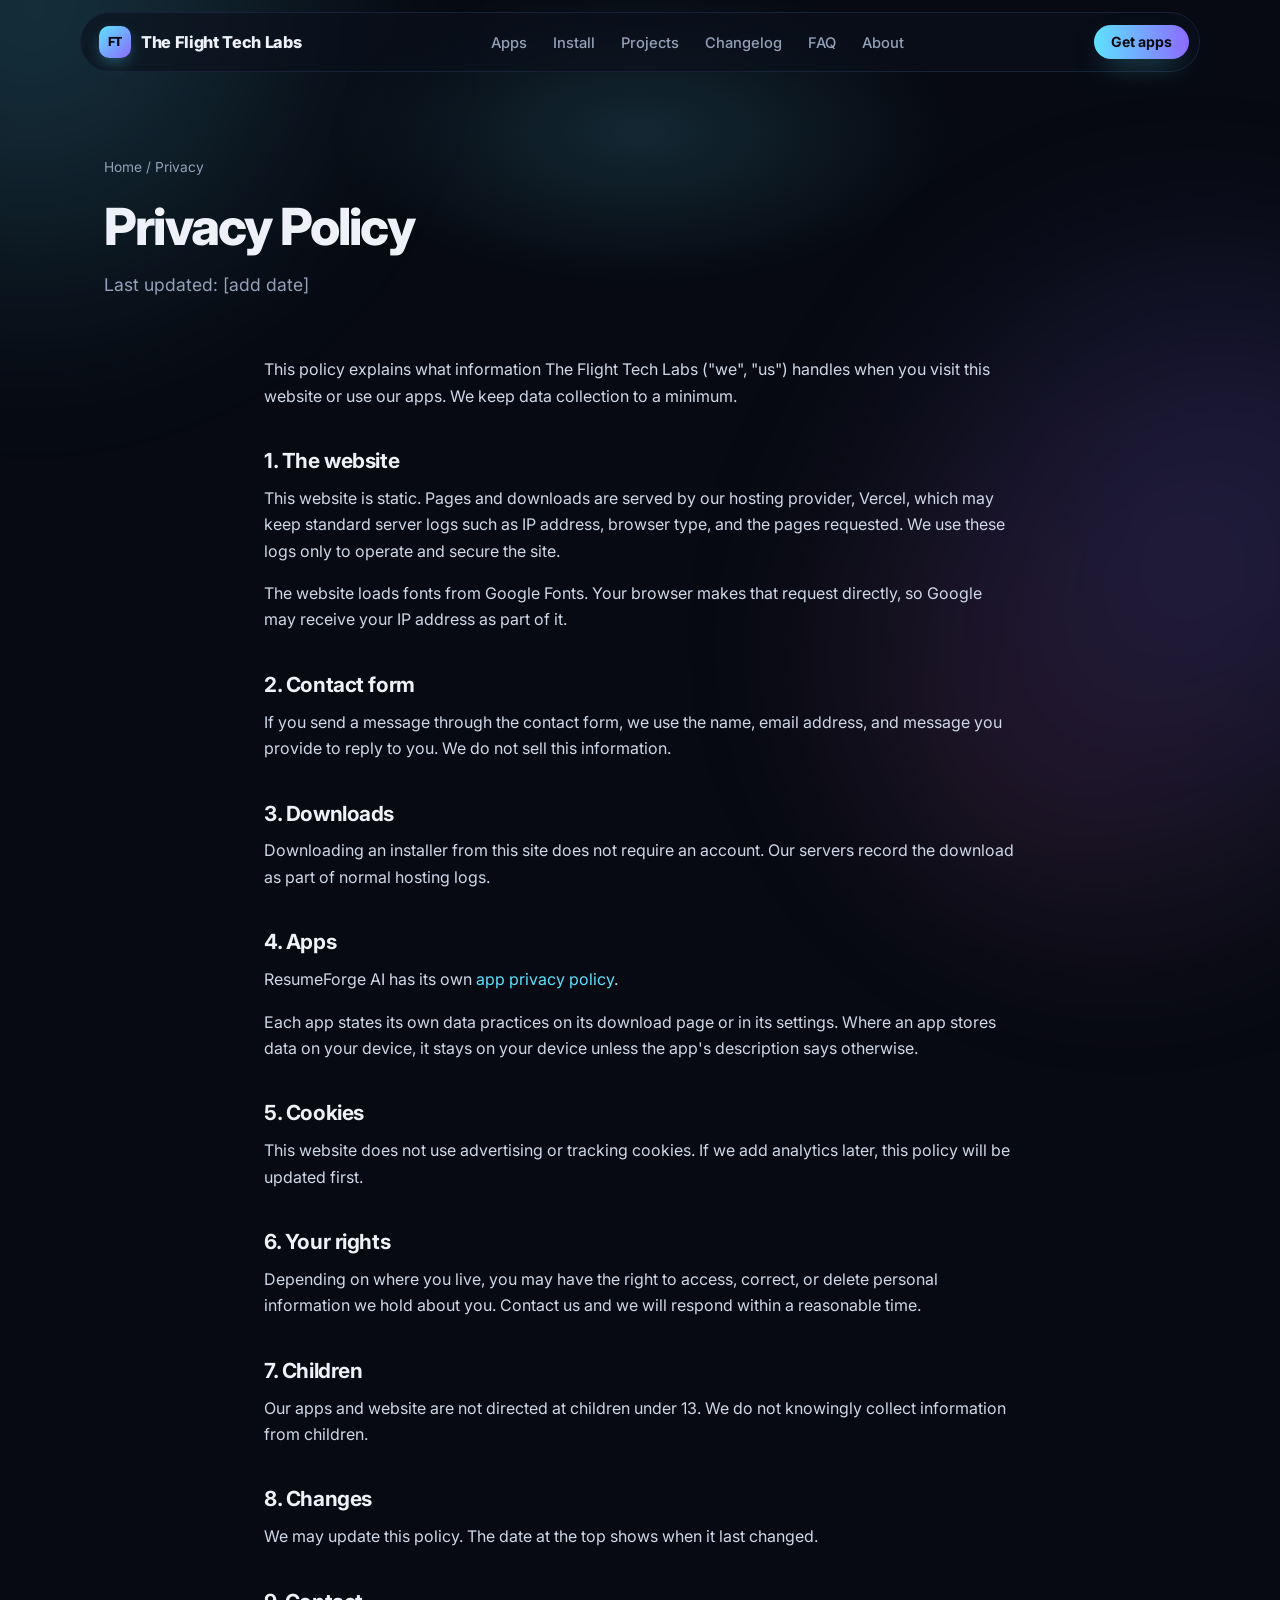
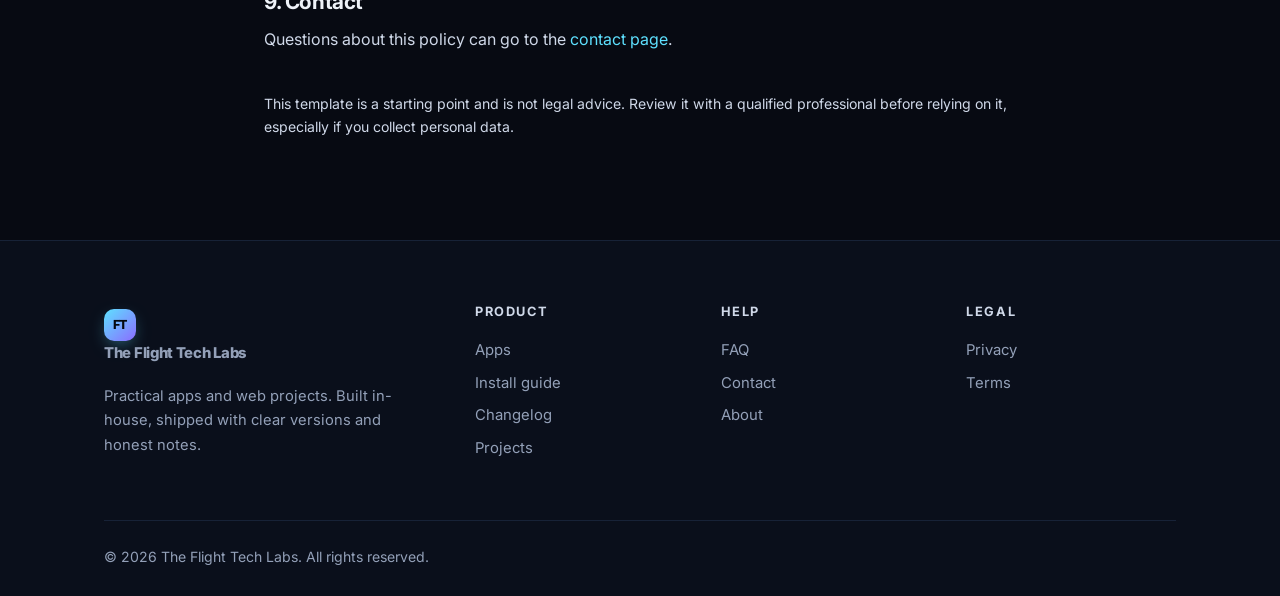
<file: privacy.html>
<!doctype html>
<html lang="en">
<head>
  <meta charset="utf-8">
  <meta name="viewport" content="width=device-width, initial-scale=1">
  <title>Privacy Policy | The Flight Tech Labs</title>
  <meta name="description" content="How The Flight Tech Labs handles information on this website and in its apps.">
  <link rel="canonical" href="https://theflighttechlabs.vercel.app/privacy">
  <meta name="robots" content="index, follow">
  <meta property="og:title" content="Privacy Policy | The Flight Tech Labs">
  <meta property="og:description" content="How The Flight Tech Labs handles information on this website and in its apps.">
  <meta property="og:url" content="https://theflighttechlabs.vercel.app/privacy">
  <meta property="og:type" content="website">
  <meta property="og:site_name" content="The Flight Tech Labs">
  <meta property="og:image" content="https://theflighttechlabs.vercel.app/assets/img/og-image.png">
  <meta property="og:image:width" content="1200">
  <meta property="og:image:height" content="630">
  <meta name="twitter:card" content="summary_large_image">
  <meta name="twitter:image" content="https://theflighttechlabs.vercel.app/assets/img/og-image.png">
  <link rel="icon" href="/assets/img/favicon.svg" type="image/svg+xml">
  <link rel="preconnect" href="https://fonts.googleapis.com">
  <link rel="preconnect" href="https://fonts.gstatic.com" crossorigin>
  <link href="https://fonts.googleapis.com/css2?family=Inter:wght@400;500;600;700;800&display=swap" rel="stylesheet">
  <link rel="stylesheet" href="/assets/css/styles.css">
  <script src="/assets/js/main.js" defer></script>
</head>
<body>

  <nav class="site-nav" aria-label="Main">
    <div class="wrap nav-inner">
      <a class="brand" href="/"><span class="logo">FT</span>The Flight Tech Labs</a>
      <button class="menu-toggle" aria-expanded="false" aria-controls="nav-links">Menu</button>
      <ul class="nav-links" id="nav-links">
        <li><a href="/apps">Apps</a></li>
        <li><a href="/install">Install</a></li>
        <li><a href="/projects">Projects</a></li>
        <li><a href="/changelog">Changelog</a></li>
        <li><a href="/faq">FAQ</a></li>
        <li><a href="/about">About</a></li>
      </ul>
      <div class="nav-cta"><a class="btn btn-primary btn-sm" href="/apps">Get apps</a></div>
    </div>
  </nav>

  <main>
    <section class="page-hero">
      <div class="wrap">
        <div class="crumbs"><a href="/">Home</a> / Privacy</div>
        <h1>Privacy Policy</h1>
        <p class="updated">Last updated: [add date]</p>
      </div>
    </section>

    <section class="section tight" style="padding-top:0">
      <div class="wrap legal">
        <p>This policy explains what information The Flight Tech Labs ("we", "us") handles when you visit this website or use our apps. We keep data collection to a minimum.</p>

        <h2>1. The website</h2>
        <p>This website is static. Pages and downloads are served by our hosting provider, Vercel, which may keep standard server logs such as IP address, browser type, and the pages requested. We use these logs only to operate and secure the site.</p>
        <p>The website loads fonts from Google Fonts. Your browser makes that request directly, so Google may receive your IP address as part of it.</p>

        <h2>2. Contact form</h2>
        <p>If you send a message through the contact form, we use the name, email address, and message you provide to reply to you. We do not sell this information.</p>

        <h2>3. Downloads</h2>
        <p>Downloading an installer from this site does not require an account. Our servers record the download as part of normal hosting logs.</p>

        <h2>4. Apps</h2>
        <p>ResumeForge AI has its own <a href="/apps/resumeforge-ai/privacy">app privacy policy</a>.</p>
        <p>Each app states its own data practices on its download page or in its settings. Where an app stores data on your device, it stays on your device unless the app's description says otherwise.</p>

        <h2>5. Cookies</h2>
        <p>This website does not use advertising or tracking cookies. If we add analytics later, this policy will be updated first.</p>

        <h2>6. Your rights</h2>
        <p>Depending on where you live, you may have the right to access, correct, or delete personal information we hold about you. Contact us and we will respond within a reasonable time.</p>

        <h2>7. Children</h2>
        <p>Our apps and website are not directed at children under 13. We do not knowingly collect information from children.</p>

        <h2>8. Changes</h2>
        <p>We may update this policy. The date at the top shows when it last changed.</p>

        <h2>9. Contact</h2>
        <p>Questions about this policy can go to the <a href="/contact">contact page</a>.</p>

        <p class="muted" style="font-size:.88rem;margin-top:40px">This template is a starting point and is not legal advice. Review it with a qualified professional before relying on it, especially if you collect personal data.</p>
      </div>
    </section>
  </main>

  <footer class="site-footer">
    <div class="wrap">
      <div class="foot-grid">
        <div>
          <a class="brand" href="/"><span class="logo">FT</span>The Flight Tech Labs</a>
          <p>Practical apps and web projects. Built in-house, shipped with clear versions and honest notes.</p>
        </div>
        <div><h5>Product</h5><a href="/apps">Apps</a><a href="/install">Install guide</a><a href="/changelog">Changelog</a><a href="/projects">Projects</a></div>
        <div><h5>Help</h5><a href="/faq">FAQ</a><a href="/contact">Contact</a><a href="/about">About</a></div>
        <div><h5>Legal</h5><a href="/privacy">Privacy</a><a href="/terms">Terms</a></div>
      </div>
      <div class="copy"><span>&copy; <span data-year></span> The Flight Tech Labs. All rights reserved.</span></div>
    </div>
  </footer>
</body>
</html>
</file>
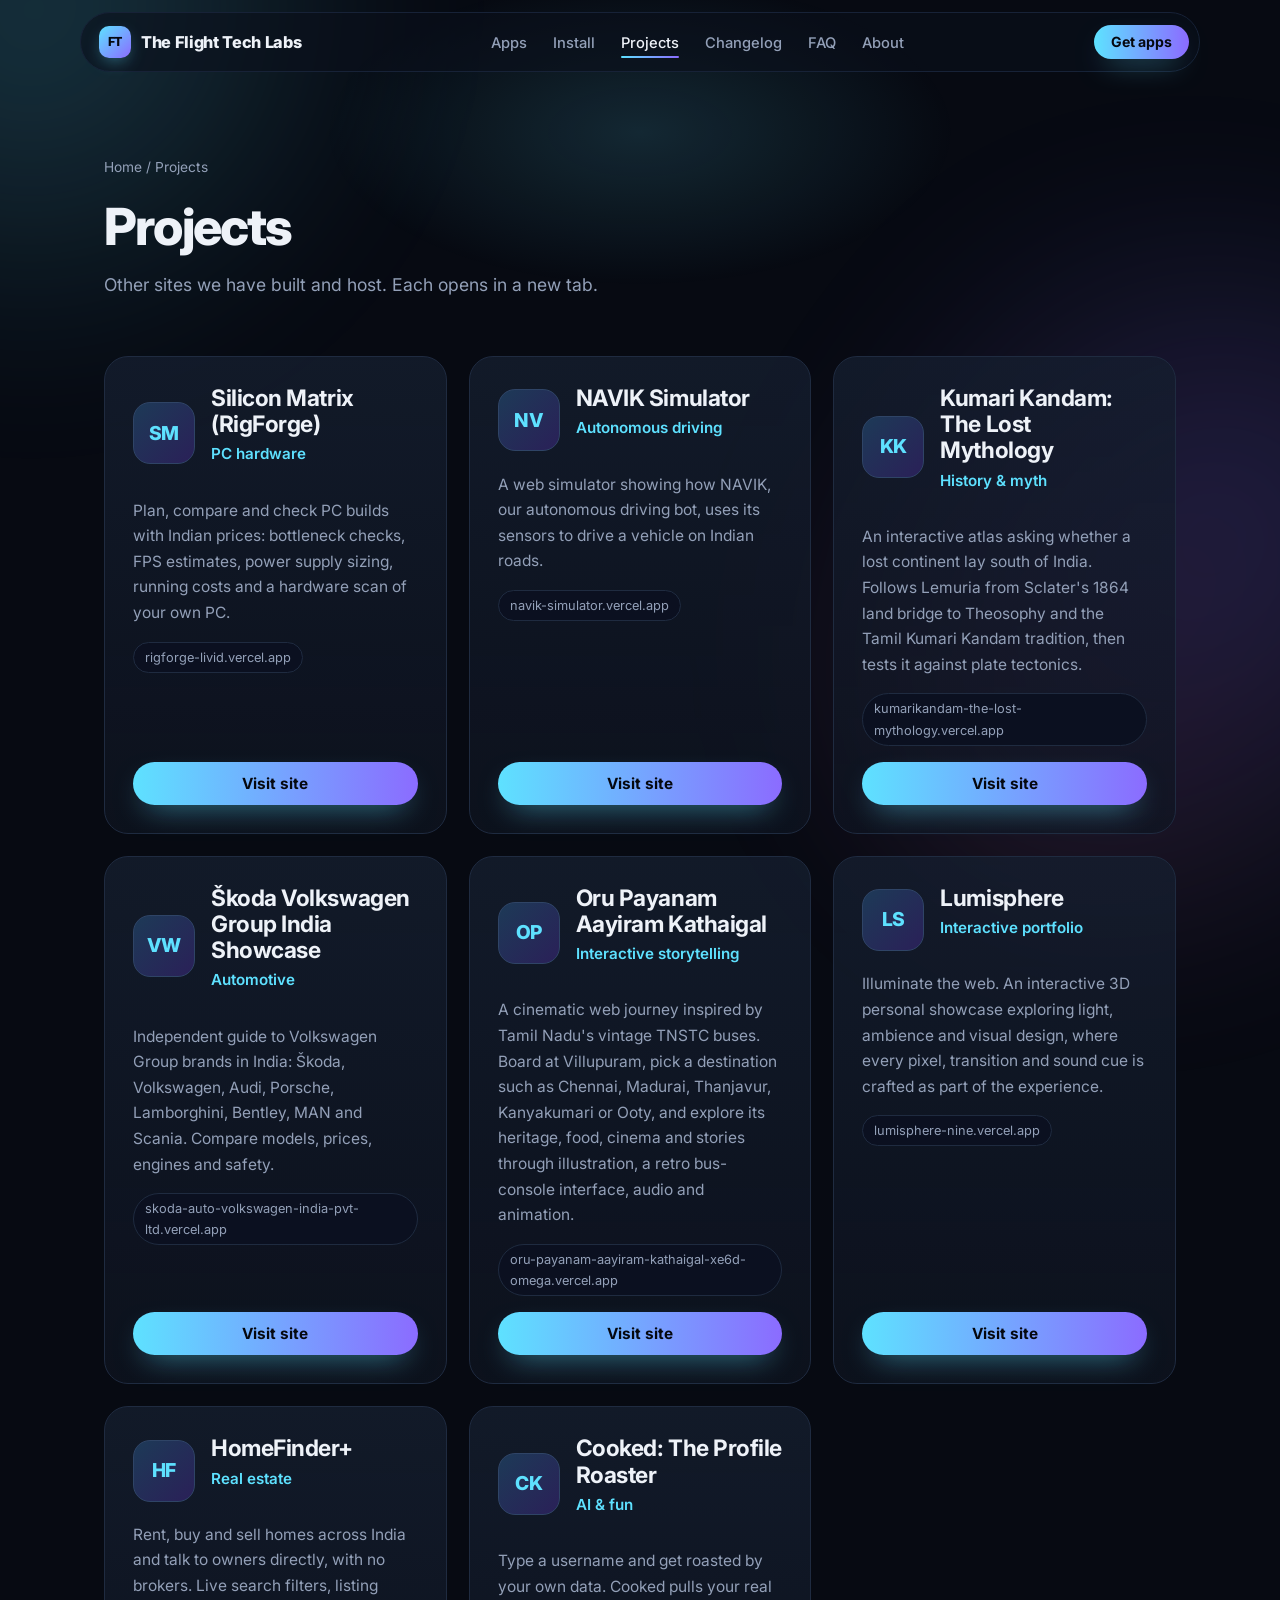
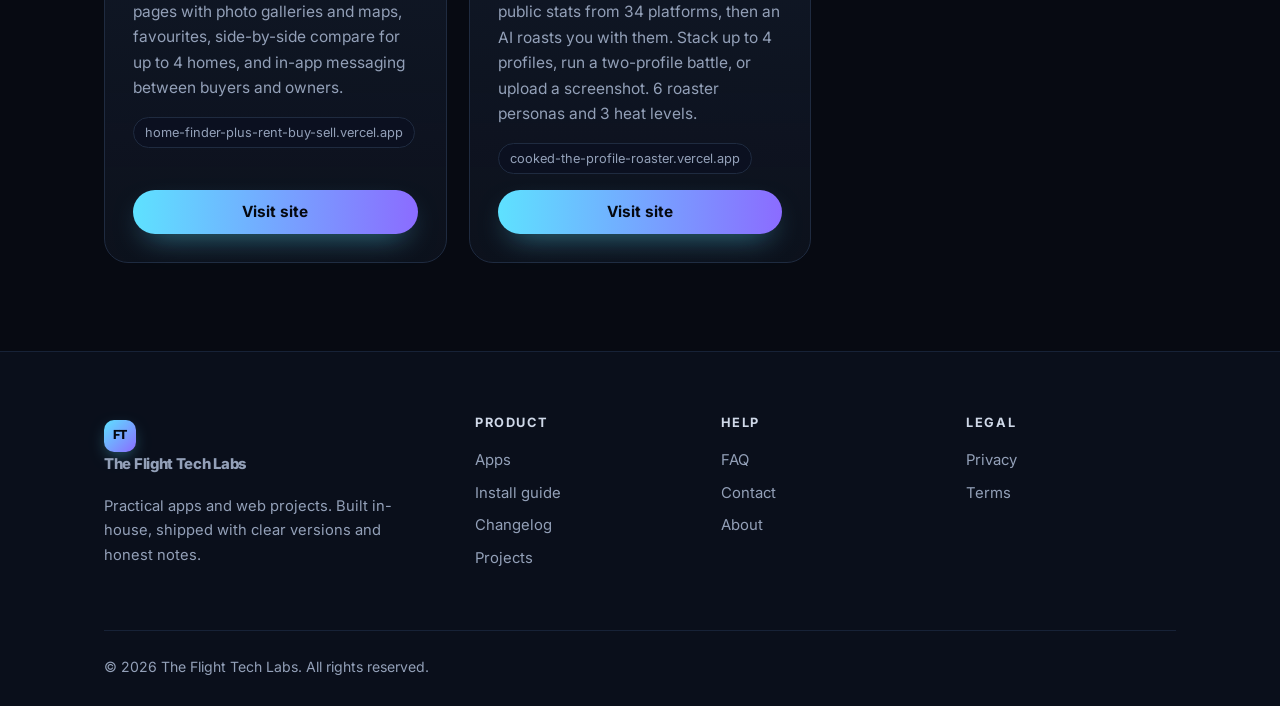
<file: projects.html>
<!doctype html>
<html lang="en">
<head>
  <meta charset="utf-8">
  <meta name="viewport" content="width=device-width, initial-scale=1">
  <title>Projects | The Flight Tech Labs</title>
  <meta name="description" content="Other websites built and hosted by The Flight Tech Labs.">
  <link rel="canonical" href="https://theflighttechlabs.vercel.app/projects">
  <meta name="robots" content="index, follow">
  <meta property="og:title" content="Projects | The Flight Tech Labs">
  <meta property="og:description" content="Other websites built and hosted by The Flight Tech Labs.">
  <meta property="og:url" content="https://theflighttechlabs.vercel.app/projects">
  <meta property="og:type" content="website">
  <meta property="og:site_name" content="The Flight Tech Labs">
  <meta property="og:image" content="https://theflighttechlabs.vercel.app/assets/img/og-image.png">
  <meta property="og:image:width" content="1200">
  <meta property="og:image:height" content="630">
  <meta name="twitter:card" content="summary_large_image">
  <meta name="twitter:image" content="https://theflighttechlabs.vercel.app/assets/img/og-image.png">
  <link rel="icon" href="/assets/img/favicon.svg" type="image/svg+xml">
  <link rel="preconnect" href="https://fonts.googleapis.com">
  <link rel="preconnect" href="https://fonts.gstatic.com" crossorigin>
  <link href="https://fonts.googleapis.com/css2?family=Inter:wght@400;500;600;700;800&display=swap" rel="stylesheet">
  <link rel="stylesheet" href="/assets/css/styles.css">
  <script src="/assets/js/main.js" defer></script>
</head>
<body>

  <nav class="site-nav" aria-label="Main">
    <div class="wrap nav-inner">
      <a class="brand" href="/"><span class="logo">FT</span>The Flight Tech Labs</a>
      <button class="menu-toggle" aria-expanded="false" aria-controls="nav-links">Menu</button>
      <ul class="nav-links" id="nav-links">
        <li><a href="/apps">Apps</a></li>
        <li><a href="/install">Install</a></li>
        <li><a href="/projects" aria-current="page">Projects</a></li>
        <li><a href="/changelog">Changelog</a></li>
        <li><a href="/faq">FAQ</a></li>
        <li><a href="/about">About</a></li>
      </ul>
      <div class="nav-cta"><a class="btn btn-primary btn-sm" href="/apps">Get apps</a></div>
    </div>
  </nav>

  <main>
    <section class="page-hero">
      <div class="wrap">
        <div class="crumbs"><a href="/">Home</a> / Projects</div>
        <h1>Projects</h1>
        <p>Other sites we have built and host. Each opens in a new tab.</p>
      </div>
    </section>

    <section class="section tight" style="padding-top:0">
      <div class="wrap">
        <div class="grid" data-sites>
          <p class="state">Loading projects...</p>
          <noscript>
            <ul class="state" style="text-align:left;list-style:none;padding:0">
              <li><a href="https://rigforge-livid.vercel.app/"><strong>Silicon Matrix (RigForge)</strong></a>: Plan, compare and check PC builds with Indian prices: bottleneck checks, FPS estimates, power supply sizing, running costs and a hardware scan of your own PC.</li>
              <li><a href="https://navik-simulator.vercel.app/"><strong>NAVIK Simulator</strong></a>: A web simulator showing how NAVIK, our autonomous driving bot, uses its sensors to drive a vehicle on Indian roads.</li>
              <li><a href="https://kumarikandam-the-lost-mythology.vercel.app/"><strong>Kumari Kandam: The Lost Mythology</strong></a>: An interactive atlas asking whether a lost continent lay south of India. Follows Lemuria from Sclater&#x27;s 1864 land bridge to Theosophy and the Tamil Kumari Kandam tradition, then tests it against plate tectonics.</li>
              <li><a href="https://skoda-auto-volkswagen-india-pvt-ltd.vercel.app/"><strong>Škoda Volkswagen Group India Showcase</strong></a>: Independent guide to Volkswagen Group brands in India: Škoda, Volkswagen, Audi, Porsche, Lamborghini, Bentley, MAN and Scania. Compare models, prices, engines and safety.</li>
              <li><a href="https://oru-payanam-aayiram-kathaigal-xe6d-omega.vercel.app/"><strong>Oru Payanam Aayiram Kathaigal</strong></a>: A cinematic web journey inspired by Tamil Nadu&#x27;s vintage TNSTC buses. Board at Villupuram, pick a destination such as Chennai, Madurai, Thanjavur, Kanyakumari or Ooty, and explore its heritage, food, cinema and stories through illustration, a retro bus-console interface, audio and animation.</li>
              <li><a href="https://lumisphere-nine.vercel.app/"><strong>Lumisphere</strong></a>: Illuminate the web. An interactive 3D personal showcase exploring light, ambience and visual design, where every pixel, transition and sound cue is crafted as part of the experience.</li>
              <li><a href="https://home-finder-plus-rent-buy-sell.vercel.app/"><strong>HomeFinder+</strong></a>: Rent, buy and sell homes across India and talk to owners directly, with no brokers. Live search filters, listing pages with photo galleries and maps, favourites, side-by-side compare for up to 4 homes, and in-app messaging between buyers and owners.</li>
              <li><a href="https://cooked-the-profile-roaster.vercel.app/"><strong>Cooked: The Profile Roaster</strong></a>: Type a username and get roasted by your own data. Cooked pulls your real public stats from 34 platforms, then an AI roasts you with them. Stack up to 4 profiles, run a two-profile battle, or upload a screenshot. 6 roaster personas and 3 heat levels.</li>
            </ul>
          </noscript>
        </div>
      </div>
    </section>
  </main>

  <footer class="site-footer">
    <div class="wrap">
      <div class="foot-grid">
        <div>
          <a class="brand" href="/"><span class="logo">FT</span>The Flight Tech Labs</a>
          <p>Practical apps and web projects. Built in-house, shipped with clear versions and honest notes.</p>
        </div>
        <div><h5>Product</h5><a href="/apps">Apps</a><a href="/install">Install guide</a><a href="/changelog">Changelog</a><a href="/projects">Projects</a></div>
        <div><h5>Help</h5><a href="/faq">FAQ</a><a href="/contact">Contact</a><a href="/about">About</a></div>
        <div><h5>Legal</h5><a href="/privacy">Privacy</a><a href="/terms">Terms</a></div>
      </div>
      <div class="copy"><span>&copy; <span data-year></span> The Flight Tech Labs. All rights reserved.</span></div>
    </div>
  </footer>
</body>
</html>
</file>
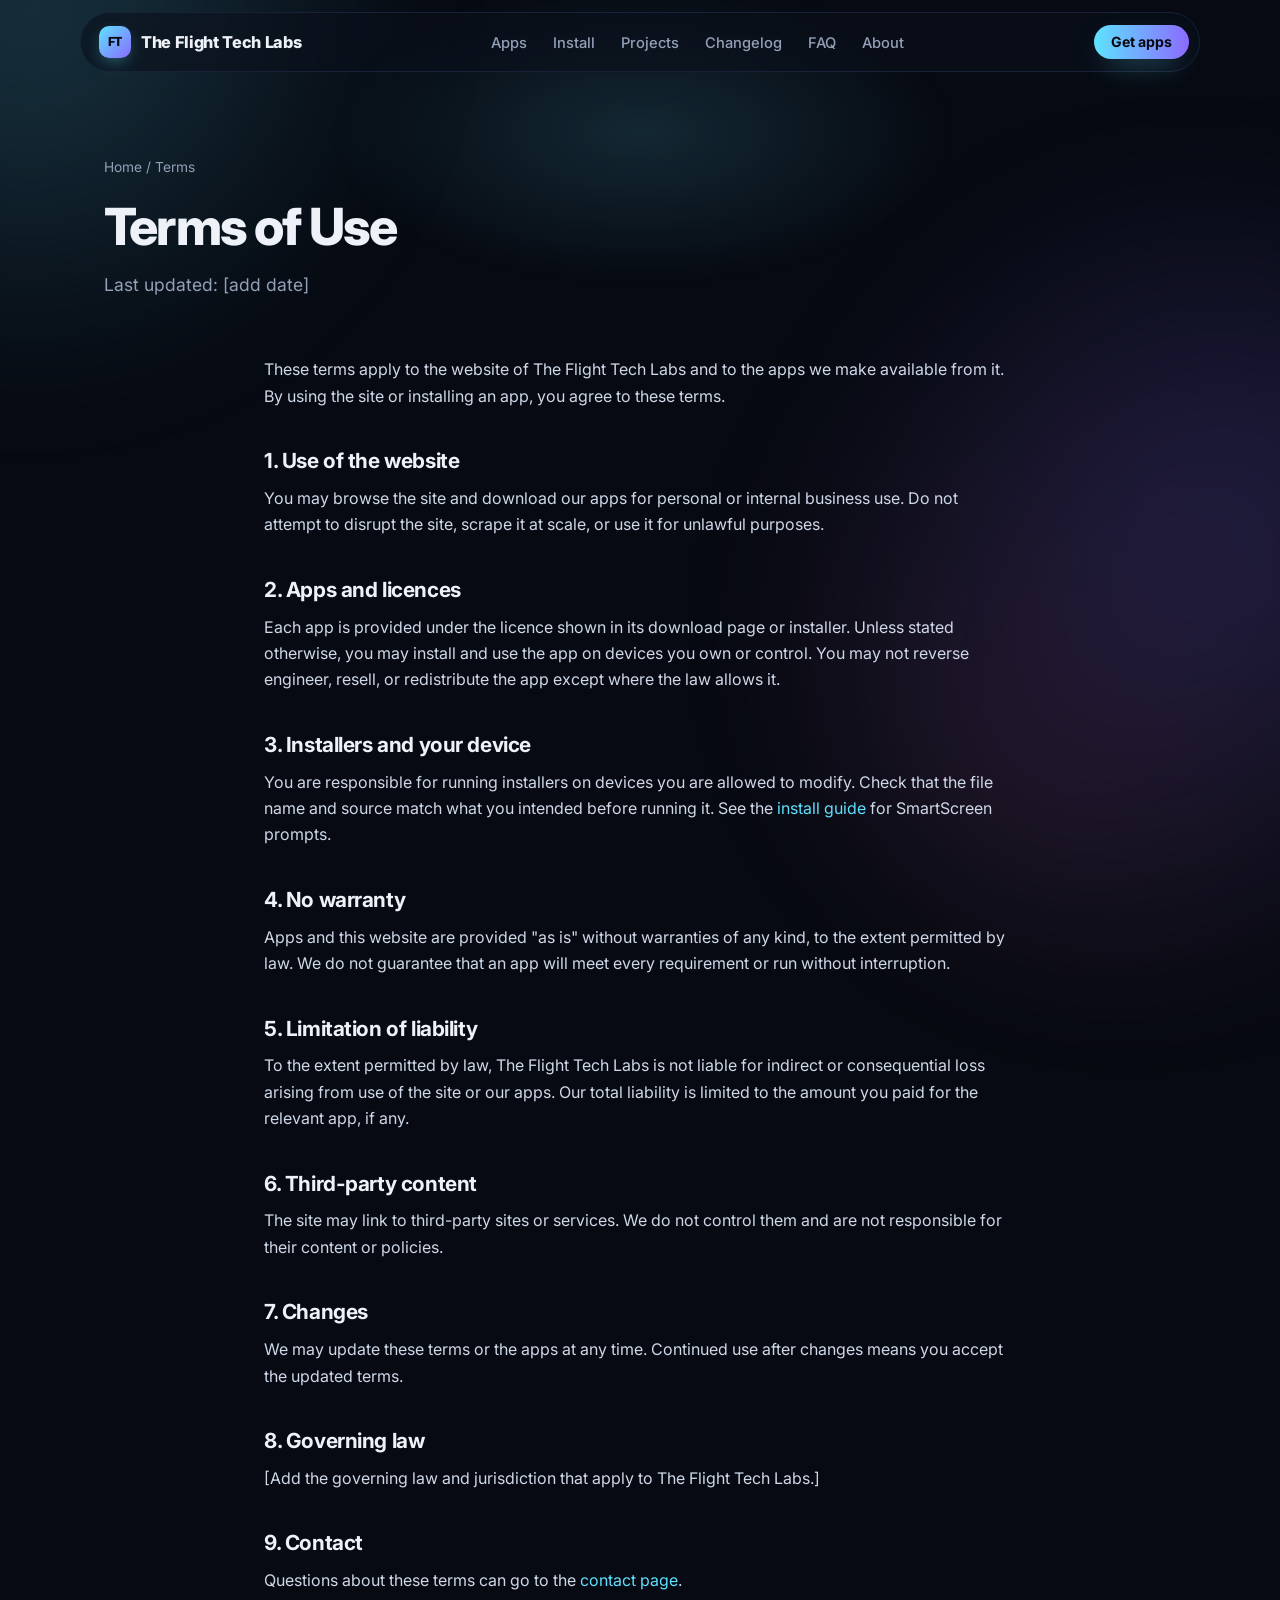
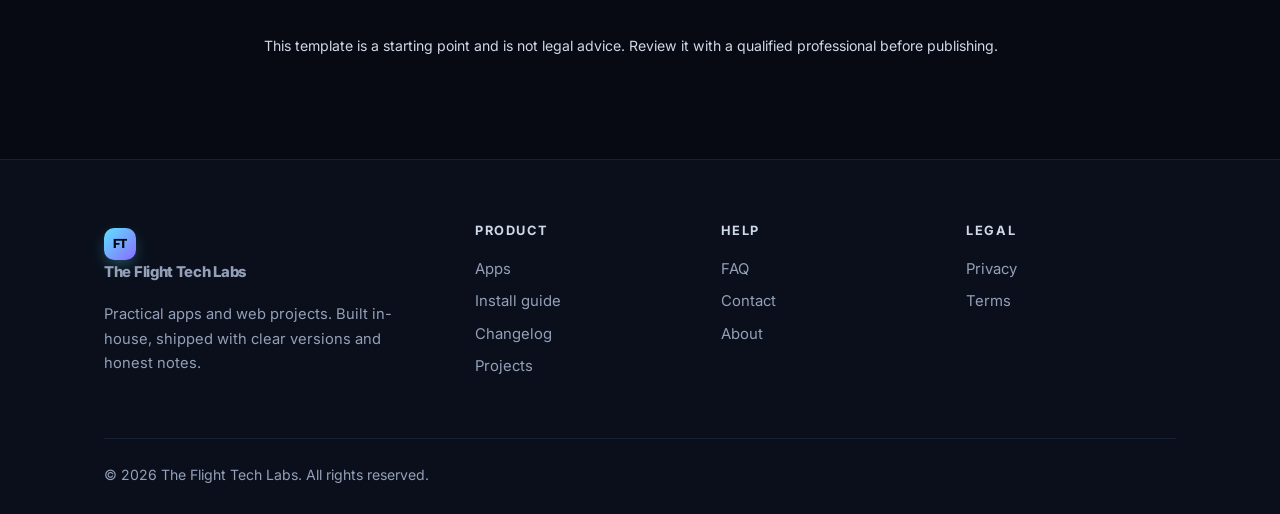
<file: terms.html>
<!doctype html>
<html lang="en">
<head>
  <meta charset="utf-8">
  <meta name="viewport" content="width=device-width, initial-scale=1">
  <title>Terms of Use | The Flight Tech Labs</title>
  <meta name="description" content="Terms of use for The Flight Tech Labs website and downloadable apps.">
  <link rel="canonical" href="https://theflighttechlabs.vercel.app/terms">
  <meta name="robots" content="index, follow">
  <meta property="og:title" content="Terms of Use | The Flight Tech Labs">
  <meta property="og:description" content="Terms of use for The Flight Tech Labs website and downloadable apps.">
  <meta property="og:url" content="https://theflighttechlabs.vercel.app/terms">
  <meta property="og:type" content="website">
  <meta property="og:site_name" content="The Flight Tech Labs">
  <meta property="og:image" content="https://theflighttechlabs.vercel.app/assets/img/og-image.png">
  <meta property="og:image:width" content="1200">
  <meta property="og:image:height" content="630">
  <meta name="twitter:card" content="summary_large_image">
  <meta name="twitter:image" content="https://theflighttechlabs.vercel.app/assets/img/og-image.png">
  <link rel="icon" href="/assets/img/favicon.svg" type="image/svg+xml">
  <link rel="preconnect" href="https://fonts.googleapis.com">
  <link rel="preconnect" href="https://fonts.gstatic.com" crossorigin>
  <link href="https://fonts.googleapis.com/css2?family=Inter:wght@400;500;600;700;800&display=swap" rel="stylesheet">
  <link rel="stylesheet" href="/assets/css/styles.css">
  <script src="/assets/js/main.js" defer></script>
</head>
<body>

  <nav class="site-nav" aria-label="Main">
    <div class="wrap nav-inner">
      <a class="brand" href="/"><span class="logo">FT</span>The Flight Tech Labs</a>
      <button class="menu-toggle" aria-expanded="false" aria-controls="nav-links">Menu</button>
      <ul class="nav-links" id="nav-links">
        <li><a href="/apps">Apps</a></li>
        <li><a href="/install">Install</a></li>
        <li><a href="/projects">Projects</a></li>
        <li><a href="/changelog">Changelog</a></li>
        <li><a href="/faq">FAQ</a></li>
        <li><a href="/about">About</a></li>
      </ul>
      <div class="nav-cta"><a class="btn btn-primary btn-sm" href="/apps">Get apps</a></div>
    </div>
  </nav>

  <main>
    <section class="page-hero">
      <div class="wrap">
        <div class="crumbs"><a href="/">Home</a> / Terms</div>
        <h1>Terms of Use</h1>
        <p class="updated">Last updated: [add date]</p>
      </div>
    </section>

    <section class="section tight" style="padding-top:0">
      <div class="wrap legal">
        <p>These terms apply to the website of The Flight Tech Labs and to the apps we make available from it. By using the site or installing an app, you agree to these terms.</p>

        <h2>1. Use of the website</h2>
        <p>You may browse the site and download our apps for personal or internal business use. Do not attempt to disrupt the site, scrape it at scale, or use it for unlawful purposes.</p>

        <h2>2. Apps and licences</h2>
        <p>Each app is provided under the licence shown in its download page or installer. Unless stated otherwise, you may install and use the app on devices you own or control. You may not reverse engineer, resell, or redistribute the app except where the law allows it.</p>

        <h2>3. Installers and your device</h2>
        <p>You are responsible for running installers on devices you are allowed to modify. Check that the file name and source match what you intended before running it. See the <a href="/install">install guide</a> for SmartScreen prompts.</p>

        <h2>4. No warranty</h2>
        <p>Apps and this website are provided "as is" without warranties of any kind, to the extent permitted by law. We do not guarantee that an app will meet every requirement or run without interruption.</p>

        <h2>5. Limitation of liability</h2>
        <p>To the extent permitted by law, The Flight Tech Labs is not liable for indirect or consequential loss arising from use of the site or our apps. Our total liability is limited to the amount you paid for the relevant app, if any.</p>

        <h2>6. Third-party content</h2>
        <p>The site may link to third-party sites or services. We do not control them and are not responsible for their content or policies.</p>

        <h2>7. Changes</h2>
        <p>We may update these terms or the apps at any time. Continued use after changes means you accept the updated terms.</p>

        <h2>8. Governing law</h2>
        <p>[Add the governing law and jurisdiction that apply to The Flight Tech Labs.]</p>

        <h2>9. Contact</h2>
        <p>Questions about these terms can go to the <a href="/contact">contact page</a>.</p>

        <p class="muted" style="font-size:.88rem;margin-top:40px">This template is a starting point and is not legal advice. Review it with a qualified professional before publishing.</p>
      </div>
    </section>
  </main>

  <footer class="site-footer">
    <div class="wrap">
      <div class="foot-grid">
        <div>
          <a class="brand" href="/"><span class="logo">FT</span>The Flight Tech Labs</a>
          <p>Practical apps and web projects. Built in-house, shipped with clear versions and honest notes.</p>
        </div>
        <div><h5>Product</h5><a href="/apps">Apps</a><a href="/install">Install guide</a><a href="/changelog">Changelog</a><a href="/projects">Projects</a></div>
        <div><h5>Help</h5><a href="/faq">FAQ</a><a href="/contact">Contact</a><a href="/about">About</a></div>
        <div><h5>Legal</h5><a href="/privacy">Privacy</a><a href="/terms">Terms</a></div>
      </div>
      <div class="copy"><span>&copy; <span data-year></span> The Flight Tech Labs. All rights reserved.</span></div>
    </div>
  </footer>
</body>
</html>
</file>
<file: assets/css/styles.css>
/* The Flight Tech Labs — site styles */

:root {
  --bg: #070a12;
  --bg-soft: #0a0f1b;
  --surface: #0f1522;
  --surface-2: #151e2f;
  --line: #1f2b40;
  --line-soft: #172237;
  --text: #eef2f8;
  --text-2: #cfd8e8;
  --muted: #93a0b8;
  --accent: #5ee1ff;
  --accent-2: #8b6cff;
  --ok: #3ddc97;
  --warn: #ffc857;
  --accent-3: #ff7ad9;
  --radius: 24px;
  --radius-sm: 14px;
  --ease: cubic-bezier(.22, 1, .36, 1);
  --shadow: 0 20px 60px -30px rgba(0, 0, 0, .7);
  --max: 1120px;
}

*, *::before, *::after { box-sizing: border-box; }
html { scroll-behavior: smooth; scroll-padding-top: 96px; -webkit-text-size-adjust: 100%; background: var(--bg); }
body {
  margin: 0;
  font-family: "Inter", system-ui, -apple-system, "Segoe UI", Roboto, "Helvetica Neue", Arial, sans-serif;
  color: var(--text);
  line-height: 1.65;
  -webkit-font-smoothing: antialiased;
  text-rendering: optimizeLegibility;
}
img, svg { max-width: 100%; display: block; }
a { color: var(--accent); text-decoration: none; }
a:hover { text-decoration: underline; text-underline-offset: 3px; }
h1, h2, h3, h4, h5 { line-height: 1.15; letter-spacing: -0.02em; margin: 0; }
p { margin: 0 0 1em; }
ul { margin: 0; }
:focus-visible { outline: 2px solid var(--accent); outline-offset: 3px; border-radius: 6px; }
[hidden] { display: none !important; }
.sr-only { position: absolute; width: 1px; height: 1px; padding: 0; margin: -1px; overflow: hidden; clip: rect(0 0 0 0); border: 0; }

.wrap { max-width: var(--max); margin: 0 auto; padding: 0 24px; }
.muted { color: var(--muted); }
.center { text-align: center; }
.grad {
  background: linear-gradient(90deg, var(--accent), var(--accent-2), var(--accent-3), var(--accent));
  background-size: 200% 100%;
  -webkit-background-clip: text; background-clip: text; color: transparent;
  animation: pan 7s linear infinite;
}
.eyebrow {
  display: inline-block;
  color: var(--accent); font-size: .78rem; font-weight: 700;
  letter-spacing: .14em; text-transform: uppercase; margin-bottom: 10px;
}
.h2 { font-size: clamp(1.7rem, 3.4vw, 2.4rem); }
.section { padding: clamp(56px, 9vw, 96px) 0; }
.section.tight { padding: 48px 0; }
.section-head { margin-bottom: 40px; max-width: 720px; }
.section-head.center { margin-left: auto; margin-right: auto; }
.section-head p { color: var(--muted); margin-top: 12px; font-size: 1.05rem; }
.divider { height: 1px; background: linear-gradient(90deg, transparent, var(--line), transparent); border: 0; margin: 0; }

/* ---------- Navigation ---------- */
.site-nav { position: sticky; top: 12px; z-index: 50; margin-top: 12px; padding: 0 16px; view-transition-name: site-nav; }
.nav-inner {
  position: relative; display: flex; align-items: center; justify-content: space-between; height: 60px; gap: 16px;
  padding: 0 10px 0 18px; border-radius: 999px;
  background: rgba(10, 15, 27, .6); border: 1px solid var(--line-soft);
  backdrop-filter: saturate(170%) blur(18px);
  -webkit-backdrop-filter: saturate(170%) blur(18px);
  transition: background .3s ease, border-color .3s ease, box-shadow .3s ease;
}
.site-nav.scrolled .nav-inner { background: rgba(10, 15, 27, .86); border-color: var(--line); box-shadow: 0 18px 40px -22px rgba(0, 0, 0, .9); }
.brand {
  display: inline-flex; align-items: center; gap: 10px;
  color: var(--text); font-weight: 800; font-size: 1.02rem; letter-spacing: -0.02em;
}
.brand:hover { text-decoration: none; }
.logo {
  width: 32px; height: 32px; border-radius: 10px; flex: 0 0 32px;
  background: linear-gradient(135deg, var(--accent), var(--accent-2));
  display: grid; place-items: center; color: #05080f; font-weight: 800; font-size: .78rem;
  box-shadow: 0 6px 18px -6px rgba(94, 225, 255, .6);
  transition: transform .4s var(--ease);
}
.brand:hover .logo { transform: rotate(-8deg) scale(1.08); }
.nav-links { display: flex; list-style: none; gap: 26px; margin: 0; padding: 0; }
.nav-links a { position: relative; color: var(--muted); font-size: .92rem; font-weight: 500; transition: color .2s ease; }
.nav-links a:hover, .nav-links a[aria-current="page"] { color: var(--text); text-decoration: none; }
.nav-links a::after {
  content: ""; position: absolute; left: 0; right: 0; bottom: -6px; height: 2px; border-radius: 2px;
  background: linear-gradient(90deg, var(--accent), var(--accent-2));
  transform: scaleX(0); transform-origin: left; transition: transform .35s var(--ease);
}
.nav-links a:hover::after, .nav-links a[aria-current="page"]::after { transform: scaleX(1); }
.nav-cta { display: flex; align-items: center; gap: 12px; }
.menu-toggle {
  display: none; background: var(--surface); border: 1px solid var(--line);
  color: var(--text); border-radius: 10px; padding: 8px 12px; cursor: pointer; font: inherit;
}

/* ---------- Buttons ---------- */
.btn {
  display: inline-flex; align-items: center; justify-content: center; gap: 10px;
  position: relative; overflow: hidden;
  padding: 13px 24px; border-radius: 999px; border: 1px solid transparent; cursor: pointer;
  font: 700 .96rem/1 "Inter", system-ui, sans-serif; color: var(--text); text-decoration: none;
  transition: transform .3s var(--ease), filter .2s ease, background-color .2s ease, background-position .6s var(--ease), border-color .2s ease, box-shadow .3s ease;
  white-space: nowrap;
}
.btn:hover { text-decoration: none; transform: translateY(-2px); }
.btn:active { transform: translateY(0) scale(.97); }
.btn svg { width: 18px; height: 18px; flex: 0 0 18px; }
.btn-primary {
  background: linear-gradient(90deg, var(--accent), var(--accent-2), var(--accent));
  background-size: 200% 100%;
  color: #05080f;
  box-shadow: 0 12px 30px -12px rgba(94, 225, 255, .6);
}
.btn-primary:hover { background-position: 100% 0; color: #05080f; box-shadow: 0 16px 36px -12px rgba(139, 108, 255, .7); }
/* light sweep across the button on hover */
.btn-primary::before {
  content: ""; position: absolute; inset: 0; pointer-events: none;
  background: linear-gradient(110deg, transparent 30%, rgba(255, 255, 255, .45) 50%, transparent 70%);
  transform: translateX(-120%);
}
.btn-primary:hover::before { transform: translateX(120%); transition: transform .8s var(--ease); }
.btn.is-disabled {
  background: var(--surface-2); border-color: var(--line); color: var(--muted);
  box-shadow: none; cursor: not-allowed; pointer-events: none;
}
.btn.is-disabled::before { display: none; }
.btn-ghost { background: var(--surface); border-color: var(--line); color: var(--text); }
.btn-ghost:hover { background: var(--surface-2); color: var(--text); }
.btn-sm { padding: 9px 16px; font-size: .88rem; }
.btn-block { width: 100%; }

/* ---------- Hero ---------- */
.hero { position: relative; padding: 110px 0 90px; text-align: center; overflow: hidden; isolation: isolate; }
.hero::before {
  content: ""; position: absolute; z-index: -1; left: 50%; top: -220px; transform: translateX(-50%);
  width: min(1100px, 150vw); height: 760px;
  background:
    radial-gradient(closest-side, rgba(94, 225, 255, .20), transparent 70%),
    radial-gradient(closest-side at 72% 40%, rgba(139, 108, 255, .22), transparent 70%);
  pointer-events: none;
  animation: breathe 9s ease-in-out infinite alternate;
}
.hero::after {
  content: ""; position: absolute; inset: 0; z-index: -1; pointer-events: none;
  background-image: linear-gradient(var(--line-soft) 1px, transparent 1px), linear-gradient(90deg, var(--line-soft) 1px, transparent 1px);
  background-size: 56px 56px; opacity: .35;
  mask-image: radial-gradient(ellipse at center, #000 30%, transparent 75%);
  -webkit-mask-image: radial-gradient(ellipse at center, #000 30%, transparent 75%);
}
.pill {
  display: inline-flex; align-items: center; gap: 9px; padding: 7px 16px; border-radius: 999px;
  border: 1px solid var(--line); background: rgba(15, 21, 34, .8); color: var(--muted); font-size: .86rem;
}
.pill .dot { width: 8px; height: 8px; border-radius: 50%; background: var(--ok); animation: pulse 2.2s ease-out infinite; }
.hero h1 { margin: 26px 0 18px; font-size: clamp(2.5rem, 6.2vw, 4.4rem); font-weight: 800; letter-spacing: -0.04em; }
.lead { color: var(--muted); font-size: clamp(1.02rem, 1.6vw, 1.22rem); max-width: 660px; margin: 0 auto; }
.cta-row { margin-top: 36px; display: flex; gap: 12px; justify-content: center; flex-wrap: wrap; }
.hero-meta { margin-top: 28px; color: var(--muted); font-size: .9rem; display: flex; gap: 22px; justify-content: center; flex-wrap: wrap; }
.hero-meta span::before { content: "\2713"; color: var(--ok); margin-right: 8px; font-weight: 700; }

/* ---------- Stats ---------- */
.stats { display: grid; grid-template-columns: repeat(auto-fit, minmax(200px, 1fr)); gap: 16px; }
.stat {
  background: linear-gradient(180deg, var(--surface-2), var(--surface)); border: 1px solid var(--line);
  border-radius: var(--radius); padding: 26px; text-align: left;
}
.stat strong { display: block; font-size: 2rem; letter-spacing: -0.03em; }
.stat span { color: var(--muted); font-size: .92rem; }

/* ---------- App cards ---------- */
.grid { display: grid; grid-template-columns: repeat(auto-fill, minmax(340px, 1fr)); gap: 22px; }
.app {
  position: relative;
  background: linear-gradient(180deg, var(--surface-2), var(--surface));
  border: 1px solid var(--line); border-radius: var(--radius); padding: 28px;
  display: flex; flex-direction: column; gap: 16px;
  transition: border-color .3s ease, transform .45s var(--ease), box-shadow .45s var(--ease);
}
.app:hover { border-color: #33466a; transform: translateY(-6px); box-shadow: var(--shadow); }
.app-top { display: flex; align-items: center; gap: 16px; }
.icon {
  width: 62px; height: 62px; flex: 0 0 62px; border-radius: 17px;
  background: linear-gradient(135deg, #1d3a57, #2a2058); border: 1px solid #2f4466;
  display: grid; place-items: center; font-weight: 800; font-size: 1.2rem; color: var(--accent); letter-spacing: -0.02em;
  transition: transform .5s var(--ease), box-shadow .5s var(--ease);
}
.app:hover .icon { transform: translateY(-3px) rotate(-6deg) scale(1.05); box-shadow: 0 14px 30px -14px rgba(94, 225, 255, .7); }
.app h3 { font-size: 1.42rem; }
.tagline { color: var(--accent); font-weight: 600; font-size: .95rem; margin-top: 4px; }
.desc { color: var(--muted); font-size: .97rem; margin: 0; }
.features { list-style: none; padding: 0; display: grid; gap: 9px; }
.features li { display: flex; gap: 11px; color: var(--text-2); font-size: .94rem; }
.features li::before {
  content: ""; flex: 0 0 8px; height: 8px; margin-top: 9px; border-radius: 50%;
  background: var(--ok); box-shadow: 0 0 8px var(--ok);
}
.chips { display: flex; flex-wrap: wrap; gap: 8px; }
.chip {
  font-size: .8rem; color: var(--muted); border: 1px solid var(--line);
  background: #0b1020; padding: 4px 11px; border-radius: 999px;
}
.chip-ok { color: var(--ok); border-color: rgba(61, 220, 151, .35); background: rgba(61, 220, 151, .08); }
.chip-pre { color: var(--accent-2); border-color: rgba(139, 108, 255, .45); background: rgba(139, 108, 255, .1); }
.chip-soon { color: var(--warn); border-color: rgba(255, 200, 87, .35); background: rgba(255, 200, 87, .08); }
.app-foot { margin-top: auto; display: grid; gap: 12px; }
.app-note { font-size: .86rem; color: var(--muted); border-top: 1px dashed var(--line); padding-top: 14px; margin: 0; }
.app-note strong { color: var(--text); font-weight: 600; }
.badge {
  position: absolute; top: 22px; right: 22px; font-size: .72rem; font-weight: 700;
  letter-spacing: .06em; text-transform: uppercase; color: var(--ok);
  border: 1px solid rgba(61, 220, 151, .35); background: rgba(61, 220, 151, .08);
  padding: 4px 10px; border-radius: 999px;
}

/* ---------- Feature / info cards ---------- */
.cards { display: grid; grid-template-columns: repeat(auto-fit, minmax(250px, 1fr)); gap: 18px; }
.card {
  background: var(--surface); border: 1px solid var(--line); border-radius: var(--radius); padding: 26px;
}
.card h3 { font-size: 1.08rem; margin-bottom: 8px; }
.card p { color: var(--muted); font-size: .94rem; margin: 0; }
.ico {
  width: 42px; height: 42px; border-radius: 12px; display: grid; place-items: center; margin-bottom: 16px;
  background: rgba(94, 225, 255, .10); color: var(--accent); border: 1px solid rgba(94, 225, 255, .22);
}
.ico svg { width: 20px; height: 20px; }

/* ---------- Steps ---------- */
.steps { display: grid; grid-template-columns: repeat(auto-fit, minmax(230px, 1fr)); gap: 18px; counter-reset: step; }
.step {
  background: var(--surface); border: 1px solid var(--line); border-radius: var(--radius);
  padding: 26px; position: relative;
}
.step::before {
  counter-increment: step; content: counter(step);
  display: grid; place-items: center; width: 36px; height: 36px; border-radius: 11px;
  background: rgba(94, 225, 255, .12); color: var(--accent); font-weight: 800; margin-bottom: 16px;
}
.step h4 { font-size: 1.04rem; margin-bottom: 6px; }
.step p { color: var(--muted); font-size: .94rem; margin: 0; }

/* ---------- Callouts ---------- */
.callout {
  border: 1px solid var(--line); border-radius: var(--radius); background: var(--surface);
  padding: 22px 24px; color: var(--muted); font-size: .95rem; display: flex; gap: 16px; align-items: flex-start;
}
.callout strong { color: var(--text); }
.callout .ico { margin: 0; flex: 0 0 42px; }
.callout.warn { border-color: rgba(255, 200, 87, .28); background: linear-gradient(180deg, rgba(255, 200, 87, .06), var(--surface)); }
.callout.warn .ico { background: rgba(255, 200, 87, .1); color: var(--warn); border-color: rgba(255, 200, 87, .3); }

/* ---------- CTA band ---------- */
.cta-band {
  position: relative; overflow: hidden; border-radius: 24px; padding: 56px 32px; text-align: center;
  background:
    radial-gradient(closest-side at 15% 0%, rgba(94, 225, 255, .18), transparent 70%),
    radial-gradient(closest-side at 90% 100%, rgba(139, 108, 255, .2), transparent 70%),
    var(--surface);
  border: 1px solid var(--line);
}
.cta-band p { color: var(--muted); max-width: 560px; margin: 14px auto 0; }
.cta-band .cta-row { margin-top: 28px; }

/* ---------- Page hero (inner pages) ---------- */
.page-hero { padding: 84px 0 40px; position: relative; isolation: isolate; }
.page-hero::before {
  content: ""; position: absolute; z-index: -1; left: 50%; top: -160px; transform: translateX(-50%);
  width: min(900px, 140vw); height: 440px; pointer-events: none;
  background: radial-gradient(closest-side, rgba(94, 225, 255, .14), transparent 70%);
}
.page-hero h1 { font-size: clamp(2.1rem, 4.6vw, 3.2rem); font-weight: 800; letter-spacing: -0.035em; margin-bottom: 14px; }
.page-hero p { color: var(--muted); font-size: 1.1rem; max-width: 700px; }
.crumbs { font-size: .86rem; color: var(--muted); margin-bottom: 18px; }
.crumbs a { color: var(--muted); }

/* ---------- App detail ---------- */
.detail-grid { display: grid; grid-template-columns: minmax(0, 1.5fr) minmax(0, 1fr); gap: 32px; align-items: start; }
.detail-head { display: flex; gap: 22px; align-items: center; margin-bottom: 26px; }
.detail-head .icon { width: 88px; height: 88px; flex-basis: 88px; border-radius: 22px; font-size: 1.8rem; }
.detail-head h1 { font-size: clamp(2rem, 4.4vw, 3rem); font-weight: 800; letter-spacing: -0.035em; }
.panel {
  background: linear-gradient(180deg, var(--surface-2), var(--surface)); border: 1px solid var(--line);
  border-radius: var(--radius); padding: 28px;
}
.panel h2 { font-size: 1.2rem; margin-bottom: 14px; }
.panel + .panel { margin-top: 20px; }
.dl-panel { position: sticky; top: 92px; }
.dl-panel .btn { width: 100%; padding: 16px 22px; font-size: 1.02rem; }
.dl-panel .hint { font-size: .85rem; color: var(--muted); margin: 14px 0 0; text-align: center; }
.spec { display: grid; grid-template-columns: auto 1fr; gap: 12px 18px; margin: 0; font-size: .94rem; }
.spec dt { color: var(--muted); }
.spec dd { margin: 0; color: var(--text); font-weight: 500; }
.prose h2 { font-size: 1.4rem; margin: 40px 0 12px; }
.panel.prose h2:first-child { margin-top: 0; }
.prose h3 { font-size: 1.12rem; margin: 26px 0 8px; }
.prose p, .prose li { color: var(--text-2); }
.prose ul, .prose ol { padding-left: 22px; margin: 0 0 1em; }
.prose li { margin-bottom: 6px; }
.prose code { font-family: ui-monospace, SFMono-Regular, Consolas, monospace; font-size: .88em; background: #0b1020; border: 1px solid var(--line); padding: 2px 7px; border-radius: 7px; color: var(--text); }
.screens { display: grid; grid-template-columns: repeat(auto-fill, minmax(260px, 1fr)); gap: 16px; }
.screen {
  aspect-ratio: 16 / 10; border-radius: var(--radius-sm); border: 1px dashed #2d3c5a;
  background: repeating-linear-gradient(45deg, var(--bg-soft) 0 12px, #0c1322 12px 24px);
  display: grid; place-items: center; color: var(--muted); font-size: .85rem;
}
.screen img { width: 100%; height: 100%; object-fit: cover; border-radius: var(--radius-sm); }
/* real screenshots keep their own shape (wide strips, phone shots) */
.screen:has(img) { aspect-ratio: auto; border-style: solid; background: var(--bg-soft); grid-column: 1 / -1; }
.screen:has(img) img { height: auto; object-fit: contain; }

/* ---------- Changelog ---------- */
.timeline { position: relative; display: grid; gap: 22px; padding-left: 28px; }
.timeline::before { content: ""; position: absolute; left: 6px; top: 6px; bottom: 6px; width: 2px; background: var(--line); border-radius: 2px; }
.release { position: relative; background: var(--surface); border: 1px solid var(--line); border-radius: var(--radius); padding: 24px 26px; }
.release::before {
  content: ""; position: absolute; left: -28px; top: 30px; width: 14px; height: 14px; border-radius: 50%;
  background: var(--accent); box-shadow: 0 0 0 4px var(--bg), 0 0 12px var(--accent);
}
.release-head { display: flex; flex-wrap: wrap; gap: 10px 14px; align-items: baseline; margin-bottom: 10px; }
.release-head h3 { font-size: 1.2rem; }
.release ul { padding-left: 20px; color: var(--text-2); }
.release li { margin-bottom: 6px; }
.release-app { font-size: .82rem; color: var(--accent); font-weight: 600; letter-spacing: .04em; text-transform: uppercase; }

/* ---------- FAQ ---------- */
.faq { display: grid; gap: 12px; max-width: 860px; margin: 0 auto; }
.faq details {
  background: var(--surface); border: 1px solid var(--line); border-radius: var(--radius-sm);
  padding: 0; transition: border-color .2s ease;
}
.faq details[open] { border-color: #33466a; }
.faq summary {
  list-style: none; cursor: pointer; padding: 18px 22px; font-weight: 600; color: var(--text);
  display: flex; justify-content: space-between; align-items: center; gap: 16px;
}
.faq summary::-webkit-details-marker { display: none; }
.faq summary::after {
  content: "+"; font-size: 1.4rem; line-height: 1; color: var(--accent); transition: transform .2s ease;
}
.faq details[open] summary::after { transform: rotate(45deg); }
.faq .answer { padding: 0 22px 20px; color: var(--muted); font-size: .96rem; }
.faq .answer p:last-child { margin-bottom: 0; }

/* ---------- Forms ---------- */
.form { display: grid; gap: 16px; }
.form .row { display: grid; grid-template-columns: 1fr 1fr; gap: 16px; }
.field { display: grid; gap: 7px; }
.field label { font-size: .88rem; color: var(--text-2); font-weight: 600; }
.field input, .field select, .field textarea {
  font: inherit; color: var(--text); background: var(--bg-soft); border: 1px solid var(--line);
  border-radius: var(--radius-sm); padding: 13px 14px; width: 100%;
}
.field textarea { min-height: 150px; resize: vertical; }
.field input:focus, .field select:focus, .field textarea:focus { outline: none; border-color: var(--accent); box-shadow: 0 0 0 3px rgba(94, 225, 255, .15); }
.hp { position: absolute; left: -9999px; }

/* ---------- Legal prose ---------- */
.legal { max-width: 800px; }
.legal h2 { font-size: 1.3rem; margin: 40px 0 12px; }
.legal p, .legal li { color: var(--text-2); }
.legal ul { padding-left: 22px; margin-bottom: 1em; }
.legal li { margin-bottom: 6px; }
.updated { color: var(--muted); font-size: .9rem; }

/* ---------- Footer ---------- */
.site-footer { border-top: 1px solid var(--line-soft); background: var(--bg-soft); margin-top: 40px; padding: 64px 0 28px; }
.foot-grid { display: grid; grid-template-columns: 1.6fr repeat(3, 1fr); gap: 36px; }
.foot-grid p { color: var(--muted); font-size: .92rem; margin-top: 14px; max-width: 320px; }
.foot-grid h5 { font-size: .8rem; text-transform: uppercase; letter-spacing: .12em; color: var(--text-2); margin-bottom: 14px; }
.foot-grid a { display: block; color: var(--muted); font-size: .93rem; padding: 4px 0; }
.foot-grid a:hover { color: var(--text); text-decoration: none; }
.copy { margin-top: 48px; padding-top: 24px; border-top: 1px solid var(--line-soft); color: var(--muted); font-size: .88rem; display: flex; justify-content: space-between; flex-wrap: wrap; gap: 12px; }

.state { grid-column: 1 / -1; text-align: center; color: var(--muted); padding: 56px 0; }
.toast {
  position: fixed; bottom: 24px; left: 50%; transform: translateX(-50%); z-index: 99;
  background: var(--surface-2); border: 1px solid var(--line); color: var(--text);
  padding: 12px 18px; border-radius: 12px; box-shadow: var(--shadow); font-size: .92rem;
}

/* ---------- Fluid background ---------- */
/* Two blurred colour fields drift slowly behind every page. Only transform is animated. */
body::before, body::after {
  content: ""; position: fixed; z-index: -1; pointer-events: none; border-radius: 50%;
  filter: blur(90px); opacity: .42; will-change: transform;
}
body::before {
  width: 52vmax; height: 52vmax; left: -16vmax; top: -18vmax;
  background: radial-gradient(circle at 35% 35%, rgba(94, 225, 255, .55), transparent 62%);
  animation: drift-a 26s ease-in-out infinite alternate;
}
body::after {
  width: 58vmax; height: 58vmax; right: -20vmax; top: 24vh;
  background:
    radial-gradient(circle at 60% 40%, rgba(139, 108, 255, .5), transparent 62%),
    radial-gradient(circle at 30% 75%, rgba(255, 122, 217, .26), transparent 55%);
  animation: drift-b 32s ease-in-out infinite alternate;
}
/* surfaces let a little of the background through */
.app, .panel, .stat { background: linear-gradient(180deg, rgba(21, 30, 47, .8), rgba(15, 21, 34, .68)); }
.card, .step, .release, .callout, .faq details { background: rgba(15, 21, 34, .68); }

/* ---------- Motion ---------- */
@keyframes drift-a { to { transform: translate3d(22vw, 16vh, 0) scale(1.18) rotate(24deg); } }
@keyframes drift-b { to { transform: translate3d(-24vw, -14vh, 0) scale(.86) rotate(-30deg); } }
@keyframes breathe { to { transform: translateX(-50%) scale(1.12); opacity: .75; } }
@keyframes pan { to { background-position: 200% 0; } }
@keyframes pulse { from { box-shadow: 0 0 0 0 rgba(61, 220, 151, .6); } to { box-shadow: 0 0 0 10px rgba(61, 220, 151, 0); } }
@keyframes rise { from { opacity: 0; transform: translateY(24px); filter: blur(6px); } }
@keyframes marquee { to { transform: translateX(-50%); } }
@keyframes toast-in { from { opacity: 0; transform: translate(-50%, 16px); } }
@keyframes progress { to { transform: scaleX(1); } }

/* page headers rise in, one element after another */
.hero .wrap > *, .page-hero .wrap > * { animation: rise .9s var(--ease) both; }
.hero .wrap > :nth-child(2), .page-hero .wrap > :nth-child(2) { animation-delay: .08s; }
.hero .wrap > :nth-child(3), .page-hero .wrap > :nth-child(3) { animation-delay: .16s; }
.hero .wrap > :nth-child(4) { animation-delay: .24s; }
.hero .wrap > :nth-child(5) { animation-delay: .32s; }

/* scroll reveal: main.js adds .reveal, then .in when the element enters the viewport */
.reveal { opacity: 0; transform: translateY(26px) scale(.985); transition: opacity .7s var(--ease), transform .7s var(--ease); }
.reveal.in { opacity: 1; transform: none; }

/* spotlight: a soft light follows the pointer across a card (--mx / --my set in main.js) */
.card, .stat, .panel { position: relative; }
.card, .step, .stat { transition: border-color .3s ease, transform .45s var(--ease), box-shadow .45s var(--ease); }
.card:hover, .step:hover, .stat:hover { border-color: #33466a; transform: translateY(-4px); box-shadow: var(--shadow); }
.app::after, .card::after, .step::after, .stat::after, .panel::after {
  content: ""; position: absolute; inset: -1px; border-radius: inherit; pointer-events: none; opacity: 0;
  background: radial-gradient(380px circle at var(--mx, 50%) var(--my, 0%), rgba(94, 225, 255, .13), rgba(139, 108, 255, .06) 40%, transparent 65%);
  transition: opacity .4s ease;
}
.app:hover::after, .card:hover::after, .step:hover::after, .stat:hover::after, .panel:hover::after { opacity: 1; }

.faq details[open] .answer { animation: rise .45s var(--ease) both; }
.toast { animation: toast-in .45s var(--ease) both; }

/* marquee of project names (home page) */
.marquee {
  overflow: hidden; margin-bottom: 32px;
  mask-image: linear-gradient(90deg, transparent, #000 12%, #000 88%, transparent);
  -webkit-mask-image: linear-gradient(90deg, transparent, #000 12%, #000 88%, transparent);
}
.marquee-track { display: flex; width: max-content; animation: marquee 40s linear infinite; }
.marquee:hover .marquee-track, .marquee:focus-within .marquee-track { animation-play-state: paused; }
.marquee-group { display: flex; gap: 12px; padding-right: 12px; }
.marquee .chip { font-size: .9rem; padding: 8px 16px; color: var(--text-2); white-space: nowrap; transition: color .2s ease, border-color .2s ease; }
.marquee .chip:hover { color: var(--text); border-color: var(--accent); text-decoration: none; }

/* reading progress bar, in browsers with scroll-driven animations */
@supports (animation-timeline: scroll()) {
  html::before {
    content: ""; position: fixed; top: 0; left: 0; right: 0; height: 3px; z-index: 60;
    transform: scaleX(0); transform-origin: 0 50%;
    background: linear-gradient(90deg, var(--accent), var(--accent-2), var(--accent-3));
    animation: progress linear both; animation-timeline: scroll(root);
  }
}

/* cross-fade between pages; the nav bar stays in place */
@view-transition { navigation: auto; }
::view-transition-old(root) { animation: vt-out .22s ease both; }
::view-transition-new(root) { animation: vt-in .45s cubic-bezier(.22, 1, .36, 1) both; }
@keyframes vt-out { to { opacity: 0; transform: translateY(-10px); } }
@keyframes vt-in { from { opacity: 0; transform: translateY(14px); } }

/* ---------- Responsive ---------- */
@media (max-width: 960px) {
  .detail-grid { grid-template-columns: 1fr; }
  .dl-panel { position: static; }
  .foot-grid { grid-template-columns: 1fr 1fr; }
}
@media (max-width: 760px) {
  .nav-links {
    display: none; position: absolute; top: 70px; left: 0; right: 0; flex-direction: column; gap: 0;
    background: rgba(10, 15, 27, .97); border: 1px solid var(--line); border-radius: 22px; padding: 8px 22px 14px;
  }
  .nav-links.open { display: flex; animation: rise .4s var(--ease) both; }
  .nav-links a::after { display: none; }
  .nav-links a { display: block; padding: 12px 0; font-size: 1rem; }
  .menu-toggle { display: inline-block; }
  .nav-cta .btn { display: none; }
  .hero { padding: 76px 0 64px; }
  .section { padding: 60px 0; }
  .page-hero { padding: 60px 0 24px; }
  .grid { grid-template-columns: 1fr; }
  .app { padding: 22px; }
  .form .row { grid-template-columns: 1fr; }
  .cta-band { padding: 40px 22px; }
  .foot-grid { grid-template-columns: 1fr; }
  .detail-head { flex-direction: column; align-items: flex-start; }
}
@media (prefers-reduced-motion: reduce) {
  html { scroll-behavior: auto; }
  @view-transition { navigation: none; }
  .marquee { overflow-x: auto; }
  *, *::before, *::after { transition: none !important; animation: none !important; }
}
</file>
